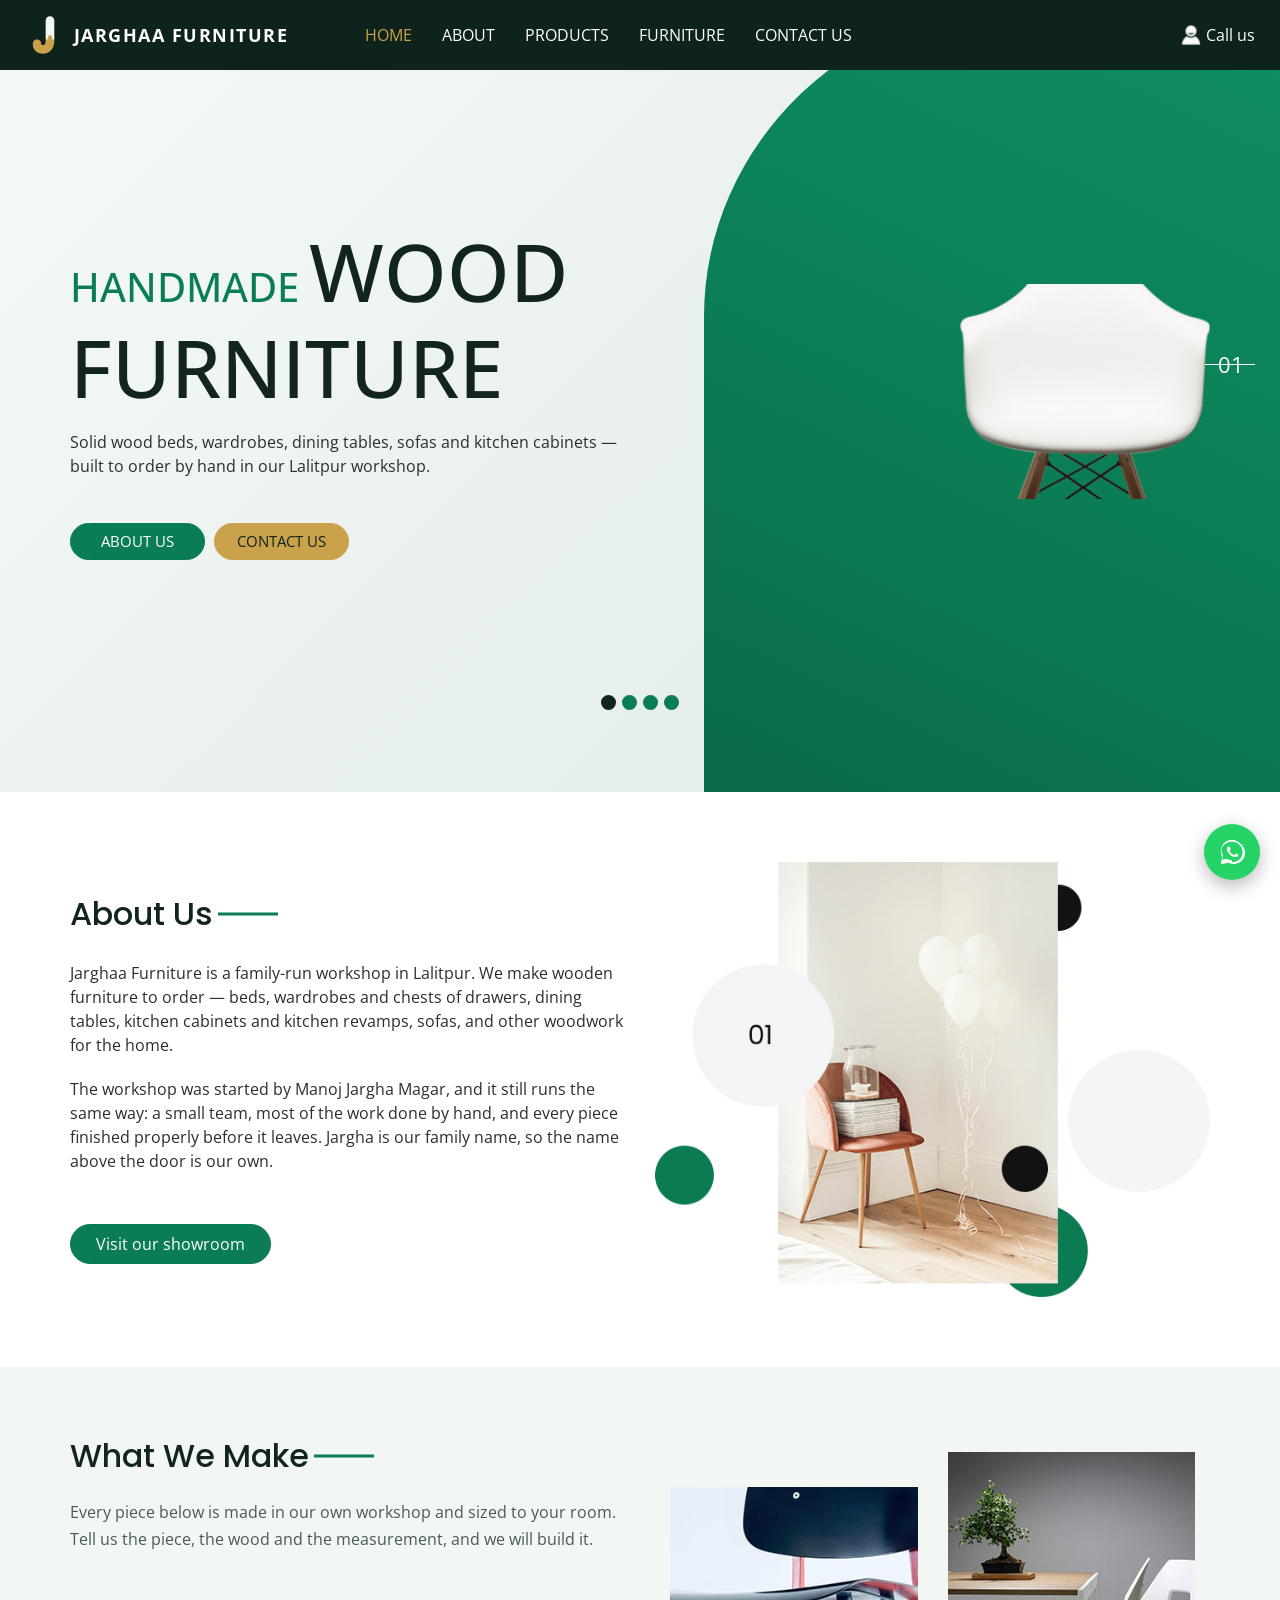
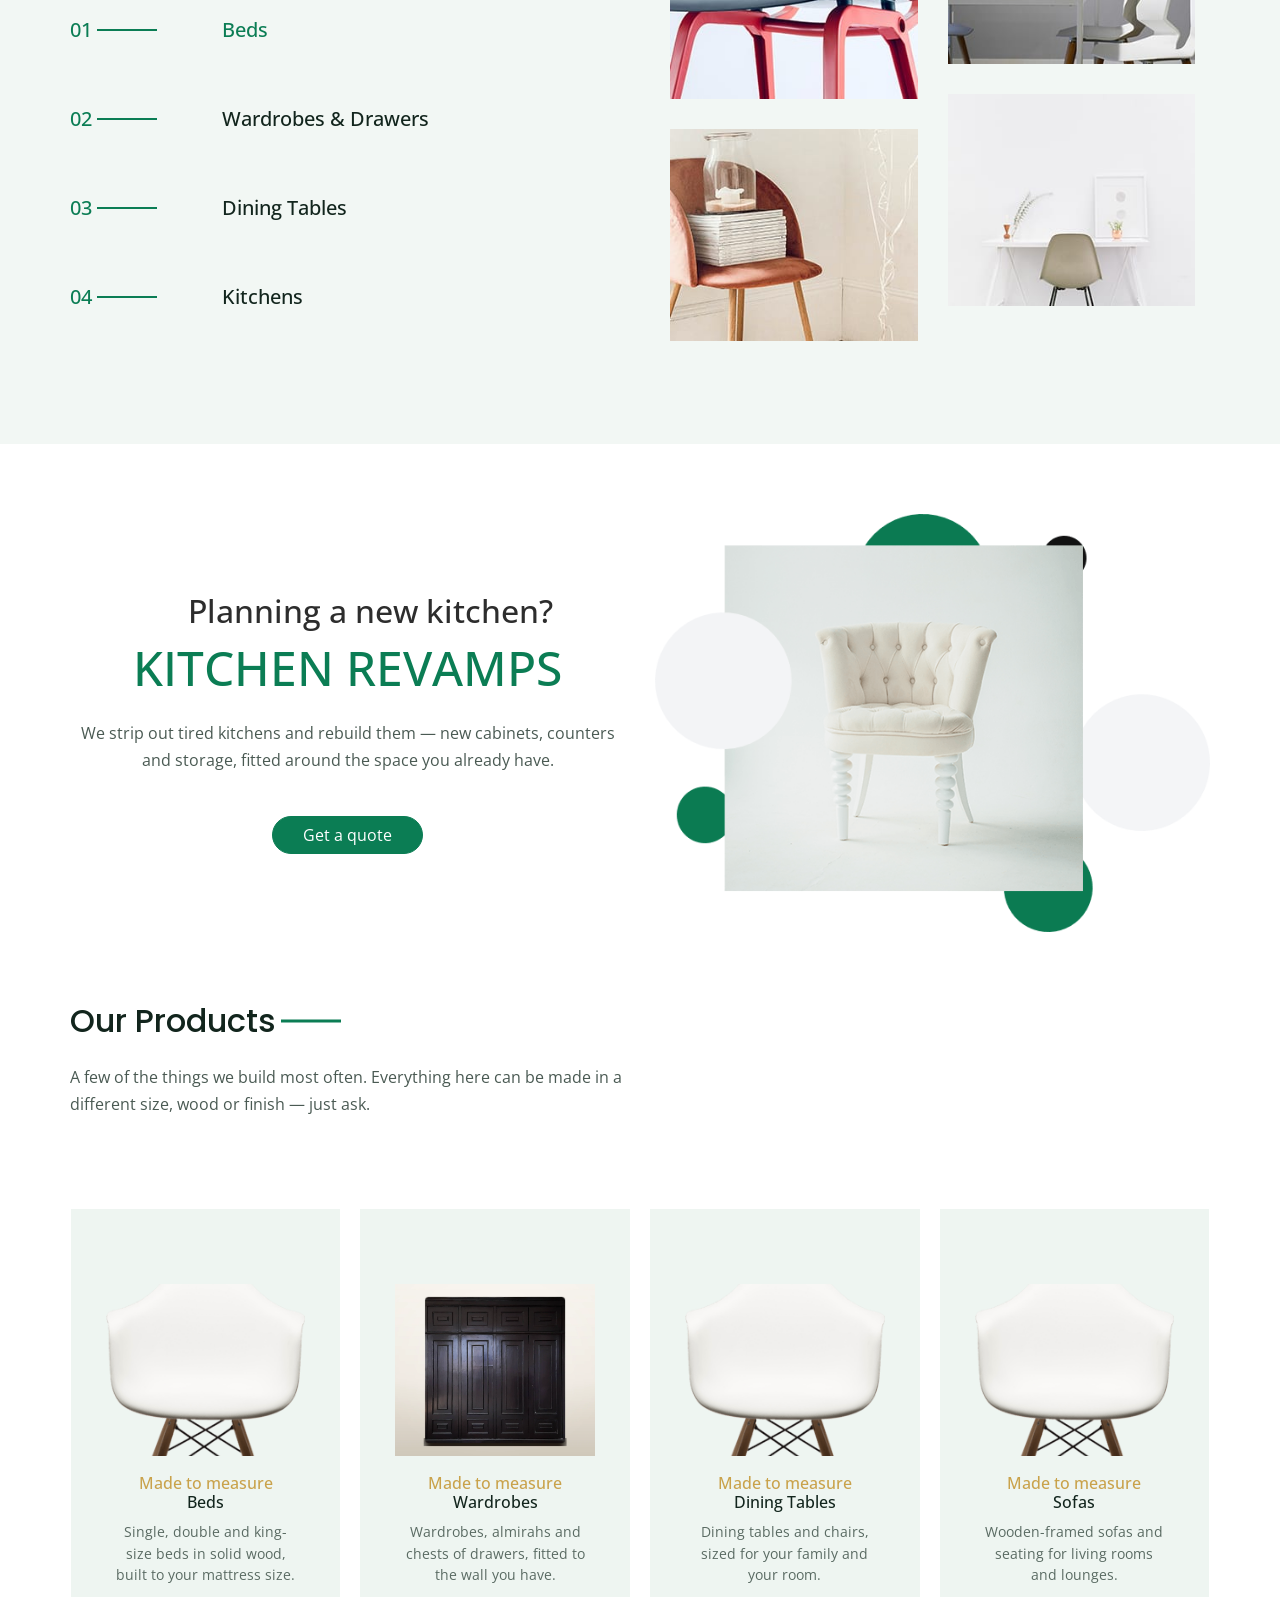
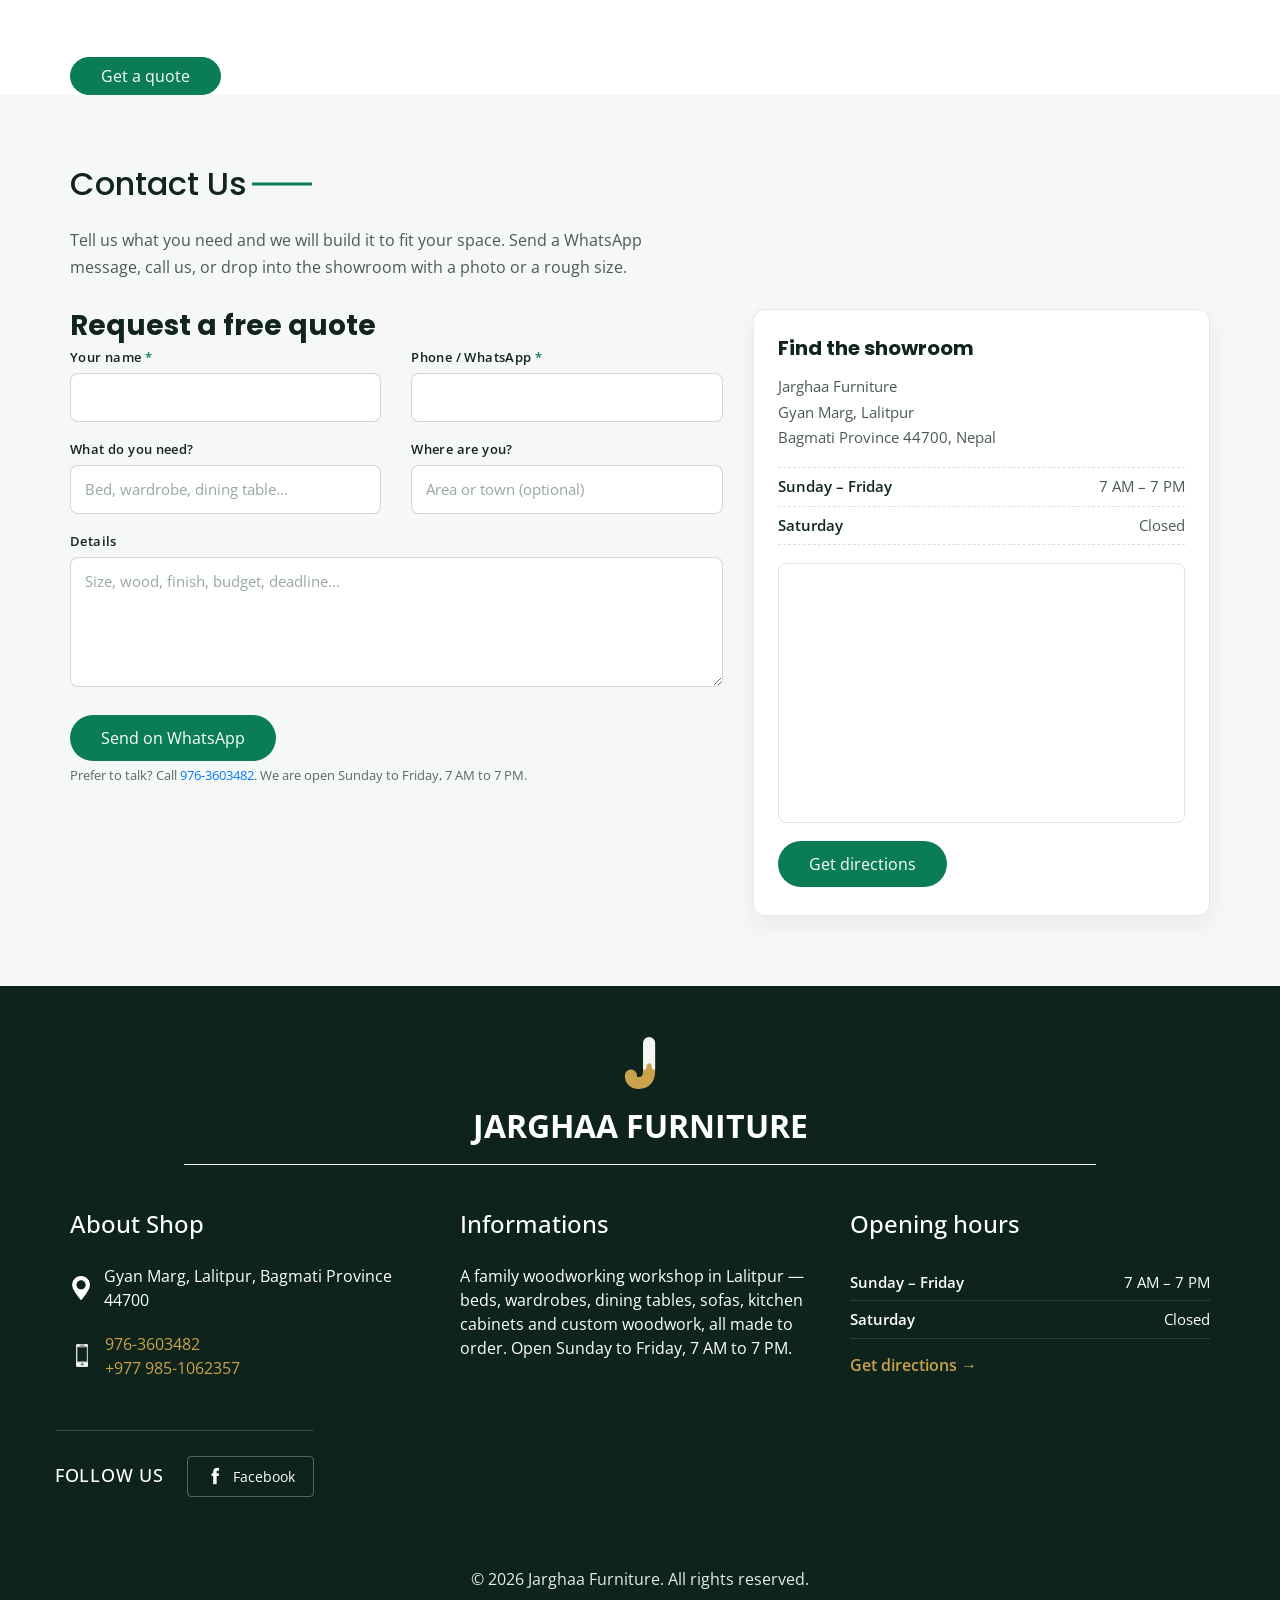
<file: index.html>
<!DOCTYPE html>
<html lang="en">

<head>
  <!-- Basic -->
  <meta charset="utf-8" />
  <meta http-equiv="X-UA-Compatible" content="IE=edge" />
  <!-- Mobile Metas -->
  <meta name="viewport" content="width=device-width, initial-scale=1, shrink-to-fit=no" />
  <!-- Site Metas -->
  <meta name="keywords" content="handmade furniture Lalitpur, wooden furniture Nepal, Jarghaa Furniture, beds, wardrobes, dining tables, sofas, kitchen cabinets, custom woodwork" />
  <meta name="description" content="Handmade wood furniture in Lalitpur: beds, wardrobes, chests of drawers, dining tables, kitchen cabinets and revamps, sofas and custom woodwork." />
  <meta name="author" content="Jarghaa Furniture" />

  <title>Jarghaa Furniture | Handmade Wood Furniture in Lalitpur</title>
  <link rel="icon" type="image/svg+xml" href="images/logo-symbol.svg">
  <link rel="canonical" href="https://jarghaa.github.io/jarghaafurniture/" />

  <!-- Open Graph -->
  <meta property="og:type" content="website" />
  <meta property="og:site_name" content="Jarghaa Furniture" />
  <meta property="og:title" content="Jarghaa Furniture | Handmade Wood Furniture in Lalitpur" />
  <meta property="og:description" content="Handmade wood furniture in Lalitpur: beds, wardrobes, chests of drawers, dining tables, kitchen cabinets and revamps, sofas and custom woodwork." />
  <meta property="og:image" content="https://jarghaa.github.io/jarghaafurniture/images/logo-horizontal.png" />
  <meta property="og:url" content="https://jarghaa.github.io/jarghaafurniture/" />

  <!-- Twitter -->
  <meta name="twitter:card" content="summary_large_image" />
  <meta name="twitter:title" content="Jarghaa Furniture | Handmade Wood Furniture in Lalitpur" />
  <meta name="twitter:description" content="Handmade wood furniture in Lalitpur: beds, wardrobes, chests of drawers, dining tables, kitchen cabinets and revamps, sofas and custom woodwork." />
  <meta name="twitter:image" content="https://jarghaa.github.io/jarghaafurniture/images/logo-horizontal.png" />

  <meta name="theme-color" content="#0b7d54" />

  <!-- slider stylesheet -->
  <link rel="stylesheet" type="text/css"
    href="https://cdnjs.cloudflare.com/ajax/libs/OwlCarousel2/2.1.3/assets/owl.carousel.min.css" />

  <!-- bootstrap core css -->
  <link rel="stylesheet" type="text/css" href="css/bootstrap.css" />

  <!-- fonts style -->
  <link rel="preconnect" href="https://fonts.googleapis.com">
  <link rel="preconnect" href="https://fonts.gstatic.com" crossorigin>
  <link href="https://fonts.googleapis.com/css?family=Open+Sans:400,700|Poppins:400,700&display=swap" rel="stylesheet">
  <!-- Custom styles for this template -->
  <link href="css/style.css" rel="stylesheet" />
  <!-- responsive style -->
  <link href="css/responsive.css" rel="stylesheet" />
  <!-- Structured data: local business -->
  <script type="application/ld+json">
  {
    "@context": "https://schema.org",
    "@type": "FurnitureStore",
    "name": "Jarghaa Furniture",
    "description": "Handmade wood furniture in Lalitpur: beds, wardrobes, chests of drawers, dining tables, kitchen cabinets and revamps, sofas and custom woodwork.",
    "image": "https://jarghaa.github.io/jarghaafurniture/images/logo-horizontal.png",
    "url": "https://jarghaa.github.io/jarghaafurniture/",
    "telephone": "+977-9851062357",
    "priceRange": "$$",
    "address": {
      "@type": "PostalAddress",
      "streetAddress": "Gyan Marg",
      "addressLocality": "Lalitpur",
      "addressRegion": "Bagmati Province",
      "postalCode": "44700",
      "addressCountry": "NP"
    },
    "openingHoursSpecification": [
      {
        "@type": "OpeningHoursSpecification",
        "dayOfWeek": ["Sunday","Monday","Tuesday","Wednesday","Thursday","Friday"],
        "opens": "07:00",
        "closes": "19:00"
      }
    ]
  }
  </script>
</head>

<body>
  <div class="hero_area">
    <!-- header section strats -->
    <header class="header_section">
      <div class="container-fluid">
        <nav class="navbar navbar-expand-lg custom_nav-container" aria-label="Main navigation">
          <a class="navbar-brand" href="index.html">
            <img src="images/logo-symbol-light.svg" alt="Jarghaa Furniture logo">
            <span>Jarghaa Furniture</span>
          </a>
          <button class="navbar-toggler" type="button" data-toggle="collapse" data-target="#navbarSupportedContent"
            aria-controls="navbarSupportedContent" aria-expanded="false" aria-label="Toggle navigation">
            <span class="navbar-toggler-icon"></span>
          </button>

          <div class="collapse navbar-collapse" id="navbarSupportedContent">
            <ul class="navbar-nav  ">
              <li class="nav-item active">
                <a class="nav-link" href="index.html" aria-current="page">Home <span class="sr-only">(current)</span></a>
              </li>
              <li class="nav-item">
                <a class="nav-link" href="about.html"> About</a>
              </li>
              <li class="nav-item">
                <a class="nav-link" href="shop.html">Products </a>
              </li>
              <li class="nav-item">
                <a class="nav-link" href="furniture.html"> Furniture </a>
              </li>
              <li class="nav-item">
                <a class="nav-link" href="contact.html">Contact us</a>
              </li>
            </ul>
            <div class="user_option">
              <a href="tel:9763603482">
                <img loading="lazy" decoding="async" src="images/user.png" alt="">
                <span>
                  Call us
                </span>
              </a>
            </div>
          </div>
          

        </nav>
      </div>
    </header>
    <!-- end header section -->
    <!-- slider section -->
    <section class="slider_section ">
      
      <div class="number_box">
        <div>
          <ol class="carousel-indicators indicator-2">
            <li data-target="#carouselExampleIndicators" data-slide-to="0" class="active">01</li>
            <li data-target="#carouselExampleIndicators" data-slide-to="1">02</li>
            <li data-target="#carouselExampleIndicators" data-slide-to="2">03</li>
            <li data-target="#carouselExampleIndicators" data-slide-to="3">04</li>
          </ol>
        </div>
      </div>
      <div class="container">
        <div id="carouselExampleIndicators" class="carousel slide" data-ride="carousel">
          <ol class="carousel-indicators">
            <li data-target="#carouselExampleIndicators" data-slide-to="0" class="active"></li>
            <li data-target="#carouselExampleIndicators" data-slide-to="1"></li>
            <li data-target="#carouselExampleIndicators" data-slide-to="2"></li>
            <li data-target="#carouselExampleIndicators" data-slide-to="3"></li>
          </ol>
          <div class="carousel-inner">
            <div class="carousel-item active">
              <div class="row">
                <div class="col-md-6">
                  <div class="detail-box">
                    <h1>
                      Handmade
                      <span>
                        Wood Furniture
                      </span>
                    </h1>
                    <p>
                      Solid wood beds, wardrobes, dining tables, sofas and kitchen cabinets &mdash; built to order by hand in our Lalitpur workshop.
                    </p>
                    <div class="btn-box">
                      <a href="about.html" class="btn-1">
                        About us
                      </a>
                      <a href="contact.html" class="btn-2">
                        Contact us
                      </a>
                    </div>
                  </div>
                </div>
                <div class="col-md-6 img-container">
                  <div class="img-box">
                    <img loading="lazy" decoding="async" src="images/slider-img.png" alt="Handmade wooden chair built by Jarghaa Furniture in Lalitpur">
                  </div>
                </div>
              </div>
            </div>
            <div class="carousel-item ">
              <div class="row">
                <div class="col-md-6">
                  <div class="detail-box">
                    <h2>
                      Beds &amp;
                      <span>
                        Wardrobes
                      </span>
                    </h2>
                    <p>
                      Beds, wardrobes and chests of drawers made to the exact size of your room, in the wood and finish you choose.
                    </p>
                    <div class="btn-box">
                      <a href="about.html" class="btn-1">
                        About us
                      </a>
                      <a href="contact.html" class="btn-2">
                        Contact us
                      </a>
                    </div>
                  </div>
                </div>
                <div class="col-md-6 img-container">
                  <div class="img-box">
                    <picture>
                      <source type="image/webp" srcset="images/products/wardrobe-espresso-700.webp?v=2">
                      <img loading="lazy" decoding="async" src="images/products/wardrobe-espresso-700.jpg?v=2" width="700" height="600" alt="Four-door espresso wardrobe with top cabinets, made to measure by Jarghaa Furniture in Lalitpur">
                    </picture>
                  </div>
                </div>
              </div>
            </div>
            <div class="carousel-item ">
              <div class="row">
                <div class="col-md-6">
                  <div class="detail-box">
                    <h2>
                      Kitchen
                      <span>
                        Cabinets
                      </span>
                    </h2>
                    <p>
                      New kitchen cabinets, or a full revamp of the kitchen you already have &mdash; measured, built and fitted.
                    </p>
                    <div class="btn-box">
                      <a href="about.html" class="btn-1">
                        About us
                      </a>
                      <a href="contact.html" class="btn-2">
                        Contact us
                      </a>
                    </div>
                  </div>
                </div>
                <div class="col-md-6 img-container">
                  <div class="img-box">
                    <img loading="lazy" decoding="async" src="images/slider-img.png" alt="Handmade wooden chair built by Jarghaa Furniture in Lalitpur">
                  </div>
                </div>
              </div>
            </div>
            <div class="carousel-item ">
              <div class="row">
                <div class="col-md-6">
                  <div class="detail-box">
                    <h2>
                      Made to
                      <span>
                        Your Measure
                      </span>
                    </h2>
                    <p>
                      Bring us a size, a photo or just an idea. We measure, agree a price, and build it by hand.
                    </p>
                    <div class="btn-box">
                      <a href="about.html" class="btn-1">
                        About us
                      </a>
                      <a href="contact.html" class="btn-2">
                        Contact us
                      </a>
                    </div>
                  </div>
                </div>
                <div class="col-md-6 img-container">
                  <div class="img-box">
                    <img loading="lazy" decoding="async" src="images/slider-img.png" alt="Handmade wooden chair built by Jarghaa Furniture in Lalitpur">
                  </div>
                </div>
              </div>
            </div>
          </div>
        </div>
      </div>
    </section>
    <!-- end slider section -->
  </div>


  <!-- about section -->

  <section class="about_section layout_padding">
    <div class="container">
      <div class="row">
        <div class="col-md-6">
          <div class="detail-box">
            <div class="heading_container">
              <h2>
                About Us
              </h2>

            </div>
            <p>
              Jarghaa Furniture is a family-run workshop in Lalitpur. We make wooden furniture to order &mdash; beds,
              wardrobes and chests of drawers, dining tables, kitchen cabinets and kitchen revamps, sofas, and other
              woodwork for the home.
            </p>
            <p>
              The workshop was started by Manoj Jargha Magar, and it still runs the same way: a small team, most of the
              work done by hand, and every piece finished properly before it leaves. Jargha is our family name, so the
              name above the door is our own.
            </p>
            <a href="contact.html">
              Visit our showroom
            </a>
          </div>
        </div>
        <div class="col-md-6">
          <div class="img-box">
            <img loading="lazy" decoding="async" src="images/about-img.png" alt="Handmade furniture from the Jarghaa Furniture workshop in Lalitpur">
          </div>
        </div>
      </div>
    </div>
  </section>

  <!-- end about section -->

  <!-- trending section -->

  <section class="trending_section layout_padding">
    <div id="accordion">
      <div class="container">
        <div class="row">
          <div class="col-md-6">
            <div class="detail-box">
              <div class="heading_container">
                <h2>
                  What We Make
                </h2>
              </div>
              <p class="section_lead">
                Every piece below is made in our own workshop and sized to your room. Tell us the piece, the wood and the measurement, and we will build it.
              </p>
              <div class="tab_container">
                <div class="t-link-box" data-toggle="collapse" data-target="#collapseOne" aria-expanded="true"
                  aria-controls="collapseOne">
                  <div class="number">
                    <h5>
                      01
                    </h5>
                  </div>
                  <hr>
                  <div class="t-name">
                    <h5>
                      Beds
                    </h5>
                  </div>
                </div>
                <div class="t-link-box collapsed" data-toggle="collapse" data-target="#collapseTwo"
                  aria-expanded="false" aria-controls="collapseTwo">
                  <div class="number">
                    <h5>
                      02
                    </h5>
                  </div>
                  <hr>
                  <div class="t-name">
                    <h5>
                      Wardrobes &amp; Drawers
                    </h5>
                  </div>
                </div>
                <div class="t-link-box collapsed" data-toggle="collapse" data-target="#collapseThree"
                  aria-expanded="false" aria-controls="collapseThree">
                  <div class="number">
                    <h5>
                      03
                    </h5>
                  </div>
                  <hr>
                  <div class="t-name">
                    <h5>
                      Dining Tables
                    </h5>
                  </div>
                </div>
                <div class="t-link-box collapsed" data-toggle="collapse" data-target="#collapseFour"
                  aria-expanded="false" aria-controls="collapseFour">
                  <div class="number">
                    <h5>
                      04
                    </h5>
                  </div>
                  <hr>
                  <div class="t-name">
                    <h5>
                      Kitchens
                    </h5>
                  </div>
                </div>
              </div>
            </div>
          </div>
          <div class="col-md-6">
            <div class="collapse show" id="collapseOne" aria-labelledby="headingOne" data-parent="#accordion">
              <div class="img_container ">
                <div class="box b-1">
                  <div class="img-box">
                    <img loading="lazy" decoding="async" src="images/t-1.jpg" alt="Red and black wooden chair made by Jarghaa Furniture">
                  </div>
                  <div class="img-box">
                    <img loading="lazy" decoding="async" src="images/t-2.jpg" alt="Wooden dining table and chairs in a dining room">
                  </div>
                </div>
                <div class="box b-2">
                  <div class="img-box">
                    <img loading="lazy" decoding="async" src="images/t-3.jpg" alt="Upholstered chair with wooden legs">
                  </div>
                  <div class="img-box">
                    <img loading="lazy" decoding="async" src="images/t-4.jpg" alt="Wooden study desk and chair">
                  </div>
                </div>
              </div>
            </div>
            <div class="collapse" id="collapseTwo" aria-labelledby="headingTwo" data-parent="#accordion">
              <div class="img_container ">
                <div class="box b-1">
                  <div class="img-box">
                    <picture>
                      <source type="image/webp" srcset="images/products/wardrobe-walnut-mirror.webp?v=2">
                      <img loading="lazy" decoding="async" src="images/products/wardrobe-walnut-mirror.jpg?v=2" width="1400" height="1200" alt="Walnut wall wardrobe with mirror and dresser unit by Jarghaa Furniture">
                    </picture>
                  </div>
                  <div class="img-box">
                    <picture>
                      <source type="image/webp" srcset="images/products/wardrobe-laminate-sliding.webp?v=2">
                      <img loading="lazy" decoding="async" src="images/products/wardrobe-laminate-sliding.jpg?v=2" width="1400" height="1200" alt="Laminate sliding-door wardrobe with a matching dresser unit by Jarghaa Furniture">
                    </picture>
                  </div>
                </div>
                <div class="box b-2">

                  <div class="img-box">
                    <picture>
                      <source type="image/webp" srcset="images/products/wardrobe-teak-workshop.webp?v=2">
                      <img loading="lazy" decoding="async" src="images/products/wardrobe-teak-workshop.jpg?v=2" width="1400" height="1200" alt="Solid teak four-door wardrobe with top cabinets, built in the Jarghaa Furniture workshop">
                    </picture>
                  </div>
                  <div class="img-box">
                    <picture>
                      <source type="image/webp" srcset="images/products/wardrobe-espresso.webp?v=2">
                      <img loading="lazy" decoding="async" src="images/products/wardrobe-espresso.jpg?v=2" width="1400" height="1200" alt="Four-door espresso wardrobe with top cabinets, made to measure by Jarghaa Furniture in Lalitpur">
                    </picture>
                  </div>
                </div>
              </div>
            </div>
            <div class="collapse" id="collapseThree" aria-labelledby="headingThree" data-parent="#accordion">
              <div class="img_container ">
                <div class="box b-1">
                  <div class="img-box">
                    <img loading="lazy" decoding="async" src="images/t-4.jpg" alt="Wooden study desk and chair">
                  </div>
                  <div class="img-box">
                    <img loading="lazy" decoding="async" src="images/t-1.jpg" alt="Red and black wooden chair made by Jarghaa Furniture">
                  </div>
                </div>
                <div class="box b-2">
                  <div class="img-box">
                    <img loading="lazy" decoding="async" src="images/t-3.jpg" alt="Upholstered chair with wooden legs">
                  </div>
                  <div class="img-box">
                    <img loading="lazy" decoding="async" src="images/t-2.jpg" alt="Wooden dining table and chairs in a dining room">
                  </div>
                </div>
              </div>
            </div>
            <div class="collapse" id="collapseFour" aria-labelledby="headingfour" data-parent="#accordion">
              <div class="img_container ">
                <div class="box b-1">
                  <div class="img-box">
                    <img loading="lazy" decoding="async" src="images/t-1.jpg" alt="Red and black wooden chair made by Jarghaa Furniture">
                  </div>

                  <div class="img-box">
                    <img loading="lazy" decoding="async" src="images/t-4.jpg" alt="Wooden study desk and chair">
                  </div>
                </div>
                <div class="box b-2">
                  <div class="img-box">
                    <img loading="lazy" decoding="async" src="images/t-3.jpg" alt="Upholstered chair with wooden legs">
                  </div>
                  <div class="img-box">
                    <img loading="lazy" decoding="async" src="images/t-2.jpg" alt="Wooden dining table and chairs in a dining room">
                  </div>
                </div>
              </div>
            </div>

          </div>
        </div>
      </div>
    </div>

  </section>

  <!-- end trending section -->

  <!-- discount section -->

  <section class="discount_section  layout_padding">
    <div class="container">
      <div class="row">
        <div class="col-md-6">
          <div class="detail-box">
            <h2>
              Planning a new kitchen?
            </h2>
            <h2 class="main_heading">
              Kitchen Revamps
            </h2>
            <p class="section_lead">
              We strip out tired kitchens and rebuild them &mdash; new cabinets, counters and storage, fitted around the
              space you already have.
            </p>

            <div class="">
              <a href="contact.html">
                Get a quote
              </a>
            </div>
          </div>
        </div>
        <div class="col-md-6">
          <div class="img-box">
            <img loading="lazy" decoding="async" src="images/discount-img.png" alt="Kitchen revamp and handmade furniture by Jarghaa Furniture">
          </div>
        </div>
      </div>
    </div>
  </section>


  <!-- end discount section -->

  <!-- brand section -->

  <section class="brand_section">
    <div class="container">
      <div class="heading_container">
        <h2>
          Our Products
        </h2>
      </div>
      <p class="section_lead">
        A few of the things we build most often. Everything here can be made in a different size, wood or finish &mdash; just ask.
      </p>
      <div class="brand_container layout_padding2">
        <div class="box">
          <a href="contact.html">
            
            <div class="img-box">
              <img loading="lazy" decoding="async" src="images/slider-img.png" alt="Handmade wooden chair built by Jarghaa Furniture in Lalitpur">
            </div>
            <div class="detail-box">
              <h6 class="price">
                Made to measure
              </h6>
              <h6>
                Beds
              </h6>
              <p class="card_desc">Single, double and king-size beds in solid wood, built to your mattress size.</p>
            </div>
          </a>
        </div>
        <div class="box">
          <a href="contact.html">
            <div class="img-box">
              <picture>
                <source type="image/webp" srcset="images/products/wardrobe-espresso.webp?v=2">
                <img loading="lazy" decoding="async" src="images/products/wardrobe-espresso.jpg?v=2" width="1400" height="1200" alt="Four-door espresso wardrobe with top cabinets, made to measure by Jarghaa Furniture in Lalitpur">
              </picture>
            </div>
            <div class="detail-box">
              <h6 class="price">
                Made to measure
              </h6>
              <h6>
                Wardrobes
              </h6>
              <p class="card_desc">Wardrobes, almirahs and chests of drawers, fitted to the wall you have.</p>
            </div>
          </a>
        </div>
        <div class="box">
          <a href="contact.html">
            <div class="img-box">
              <img loading="lazy" decoding="async" src="images/slider-img.png" alt="Handmade wooden chair built by Jarghaa Furniture in Lalitpur">
            </div>
            <div class="detail-box">
              <h6 class="price">
                Made to measure
              </h6>
              <h6>
                Dining Tables
              </h6>
              <p class="card_desc">Dining tables and chairs, sized for your family and your room.</p>
            </div>
          </a>
        </div>
        <div class="box">
          <a href="contact.html">
            <div class="img-box">
              <img loading="lazy" decoding="async" src="images/slider-img.png" alt="Handmade wooden chair built by Jarghaa Furniture in Lalitpur">
            </div>
            <div class="detail-box">
              <h6 class="price">
                Made to measure
              </h6>
              <h6>
                Sofas
              </h6>
              <p class="card_desc">Wooden-framed sofas and seating for living rooms and lounges.</p>
            </div>
          </a>
        </div>
      </div>
      <a href="contact.html" class="brand-btn">
        Get a quote
      </a>
    </div>
  </section>

  <!-- end brand section -->
  <!-- contact strip -->

  <section class="quote_section layout_padding">
    <div class="container">
      <div class="heading_container">
        <h2>
          Contact Us
        </h2>
      </div>
      <p class="section_lead">
        Tell us what you need and we will build it to fit your space. Send a WhatsApp message, call us, or drop into the showroom with a photo or a rough size.
      </p>
      <div class="row">
        <div class="col-lg-7">
          <h3 class="enquiry_heading">Request a free quote</h3>
          <form class="enquiry_form" id="enquiryForm" novalidate>
            <div class="row">
              <div class="col-md-6">
                <label for="eqName">Your name <span class="req">*</span></label>
                <input type="text" id="eqName" name="name" autocomplete="name" required>
              </div>
              <div class="col-md-6">
                <label for="eqPhone">Phone / WhatsApp <span class="req">*</span></label>
                <input type="tel" id="eqPhone" name="phone" autocomplete="tel" required>
              </div>
              <div class="col-md-6">
                <label for="eqItem">What do you need?</label>
                <input type="text" id="eqItem" name="item" placeholder="Bed, wardrobe, dining table...">
              </div>
              <div class="col-md-6">
                <label for="eqPlace">Where are you?</label>
                <input type="text" id="eqPlace" name="area" placeholder="Area or town (optional)">
              </div>
              <div class="col-12">
                <label for="eqMsg">Details</label>
                <textarea id="eqMsg" name="details" placeholder="Size, wood, finish, budget, deadline..."></textarea>
              </div>
              <div class="col-12">
                <button type="submit" class="brand-btn">Send on WhatsApp</button>
                <p class="form_status" id="formStatus" role="status" aria-live="polite"></p>
                <p class="form-note">
                  Prefer to talk? Call <a href="tel:9763603482">976-3603482</a>. We are open Sunday to Friday, 7 AM to 7 PM.
                </p>
              </div>
            </div>
          </form>
        </div>
        <div class="col-lg-5">
          <div class="showroom_panel">
            <h3>Find the showroom</h3>
            <address>
              Jarghaa Furniture<br>
              Gyan Marg, Lalitpur<br>
              Bagmati Province 44700, Nepal
            </address>
            <ul class="showroom_meta">
              <li><span>Sunday &ndash; Friday</span><span>7 AM &ndash; 7 PM</span></li>
              <li><span>Saturday</span><span>Closed</span></li>
            </ul>
            <div class="map_container">
              <iframe title="Map showing the Jarghaa Furniture showroom on Gyan Marg, Lalitpur"
                src="https://www.google.com/maps?q=Jarghaa+Furniture+Gyan+Marg+Lalitpur&amp;output=embed"
                width="600" height="300" frameborder="0" style="border:0; width: 100%; height:100%"
                loading="lazy" allowfullscreen></iframe>
            </div>
            <a class="brand-btn"
              href="https://www.google.com/maps/dir/?api=1&amp;destination=Jarghaa+Furniture+Gyan+Marg+Lalitpur"
              target="_blank" rel="noopener">Get directions</a>
          </div>
        </div>
      </div>
    </div>
  </section>

  <!-- end contact strip -->

  

  <!-- info section -->
  <section class="info_section layout_padding2">
    <div class="container">
      <div class="info_logo">
        <img src="images/logo-symbol-light.svg" alt="Jarghaa Furniture logo" class="footer_logo">
        <h2>
          Jarghaa Furniture
        </h2>
      </div>
      <div class="row">
        <div class="col-md-4">
          <div class="info_contact">
            <h5>
              About Shop
            </h5>
            <div>
              <div class="img-box">
                <img loading="lazy" decoding="async" src="images/location-white.png" width="18px" alt="">
              </div>
              <p>
                Gyan Marg, Lalitpur, Bagmati Province 44700
              </p>
            </div>
            <div>
              <div class="img-box">
                <img loading="lazy" decoding="async" src="images/telephone-white.png" width="12px" alt="">
              </div>
              <p>
                <a href="tel:9763603482">976-3603482</a><br>
                <a href="tel:+9779851062357">+977 985-1062357</a>
              </p>
            </div>
          </div>
        </div>
        <div class="col-md-4">
          <div class="info_info">
            <h5>
              Informations
            </h5>
            <p>
              A family woodworking workshop in Lalitpur &mdash; beds, wardrobes, dining tables, sofas, kitchen cabinets and
              custom woodwork, all made to order. Open Sunday to Friday, 7 AM to 7 PM.
            </p>
          </div>
        </div>
        <div class="col-md-4">
          <div class="info_info">
            <h5>
              Opening hours
            </h5>
                        <ul class="footer_hours">
              <li><span>Sunday &ndash; Friday</span><span>7 AM &ndash; 7 PM</span></li>
              <li><span>Saturday</span><span>Closed</span></li>
            </ul>
            <p class="footer_more">
              <a href="https://www.google.com/maps/dir/?api=1&amp;destination=Jarghaa+Furniture+Gyan+Marg+Lalitpur" target="_blank" rel="noopener">Get directions &rarr;</a>
            </p>
          </div>
        </div>
        <div class="footer_social">
          <h5>
            Follow us
          </h5>
          <a href="https://www.facebook.com/profile.php?id=100069235952736" target="_blank" rel="noopener" aria-label="Jarghaa Furniture on Facebook">
            <img loading="lazy" decoding="async" src="images/fb.png" width="18" height="18" alt="">
            <span>Facebook</span>
          </a>
        </div>
      </div>
    </div>
  </section>
  <!-- end info_section -->


  <!-- footer section -->
  <section class="container-fluid footer_section ">
    <div class="container">
      <p>
        &copy; 2026 Jarghaa Furniture. All rights reserved.
      </p>
    </div>
  </section>
  <!-- end  footer section -->


  <script type="text/javascript" src="js/jquery-3.4.1.min.js"></script>
  <script type="text/javascript" src="js/bootstrap.js"></script>
  <script type="text/javascript" src="https://cdnjs.cloudflare.com/ajax/libs/OwlCarousel2/2.2.1/owl.carousel.min.js">
  </script>
  <script type="text/javascript">
    $(".owl-carousel").owlCarousel({
      loop: true,
      margin: 10,
      nav: true,
      navText: [],
      autoplay: true,
      autoplayHoverPause: true,
      responsive: {
        0: {
          items: 1
        },
        420: {
          items: 2
        },
        1000: {
          items: 5
        }
      }

    });
  </script>
  
  <script>
    $('.carousel').on('slid.bs.carousel', function () {
      $(".indicator-2 li").removeClass("active");
      indicators = $(".carousel-indicators li.active").data("slide-to");
      a = $(".indicator-2").find("[data-slide-to='" + indicators + "']").addClass("active");
      console.log(indicators);

    })
  </script>

  <!-- WhatsApp click-to-chat -->
  <a class="whatsapp_float" href="https://wa.me/9779851062357?text=Hello%20Jarghaa%20Furniture%2C%20I%20would%20like%20a%20quote" target="_blank" rel="noopener" aria-label="Chat with Jarghaa Furniture on WhatsApp">
    <svg viewBox="0 0 32 32" aria-hidden="true"><path d="M16 3C9.4 3 4 8.4 4 15c0 2.1.6 4.1 1.6 5.9L4 29l8.3-1.6c1.7.9 3.6 1.4 5.7 1.4 6.6 0 12-5.4 12-12S22.6 3 16 3zm0 21.8c-1.9 0-3.7-.5-5.2-1.4l-.4-.2-4.9 1 1-4.8-.3-.4c-1-1.6-1.5-3.4-1.5-5.2C4.7 9.9 9.7 5 16 5s11.3 4.9 11.3 11-4.7 10.8-11.3 10.8z"/><path d="M22.4 18.6c-.3-.2-1.9-.9-2.2-1s-.5-.2-.7.2-.8 1-.9 1.2-.3.2-.6.1c-.3-.2-1.4-.5-2.6-1.6-1-.9-1.6-1.9-1.8-2.3s0-.5.1-.7l.5-.5c.2-.2.2-.3.3-.5s0-.4 0-.5-.7-1.7-.9-2.3c-.2-.6-.5-.5-.7-.5h-.6c-.2 0-.5.1-.8.4s-1 1-1 2.5 1.1 2.9 1.2 3.1c.2.2 2.1 3.2 5.1 4.5.7.3 1.3.5 1.7.6.7.2 1.4.2 1.9.1.6-.1 1.9-.8 2.1-1.5.3-.7.3-1.4.2-1.5s-.2-.2-.5-.3z"/></svg>
  </a>

  <script>
    (function () {
      var form = document.getElementById('enquiryForm');
      if (!form) return;
      var status = document.getElementById('formStatus');
      var field = function (id) { return document.getElementById(id); };

      function setError(el, on) {
        el.classList.toggle('field_error', on);
        el.setAttribute('aria-invalid', on ? 'true' : 'false');
      }
      function say(message, ok) {
        status.textContent = message;
        status.classList.toggle('is_error', !ok);
        status.classList.toggle('is_ok', !!ok);
      }

      form.addEventListener('input', function (e) {
        if (e.target && e.target.classList) setError(e.target, false);
        say('', true);
      });

      form.addEventListener('submit', function (e) {
        e.preventDefault();
        var name = field('eqName').value.trim();
        var phone = field('eqPhone').value.trim();
        var item = field('eqItem').value.trim();
        var area = field('eqPlace').value.trim();
        var details = field('eqMsg').value.trim();

        var bad = [];
        if (!name) { setError(field('eqName'), true); bad.push(field('eqName')); }
        if (!phone) { setError(field('eqPhone'), true); bad.push(field('eqPhone')); }
        if (bad.length) {
          say('Please add your name and a phone number so we can reply.', false);
          bad[0].focus();
          return;
        }

        var lines = ['Hello Jarghaa Furniture, I would like a quote.', 'Name: ' + name, 'Phone: ' + phone];
        if (item) lines.push('Item: ' + item);
        if (area) lines.push('Area: ' + area);
        if (details) lines.push('Details: ' + details);

        var url = 'https://wa.me/9779851062357?text=' + encodeURIComponent(lines.join('\n'));
        var win = window.open(url, '_blank');
        say(win
          ? 'WhatsApp is opening with your details - press send there to reach us.'
          : 'Please allow pop-ups for this site, or message us directly on WhatsApp.', !!win);
      });
    })();
  </script>

</body>

</html>
</file>
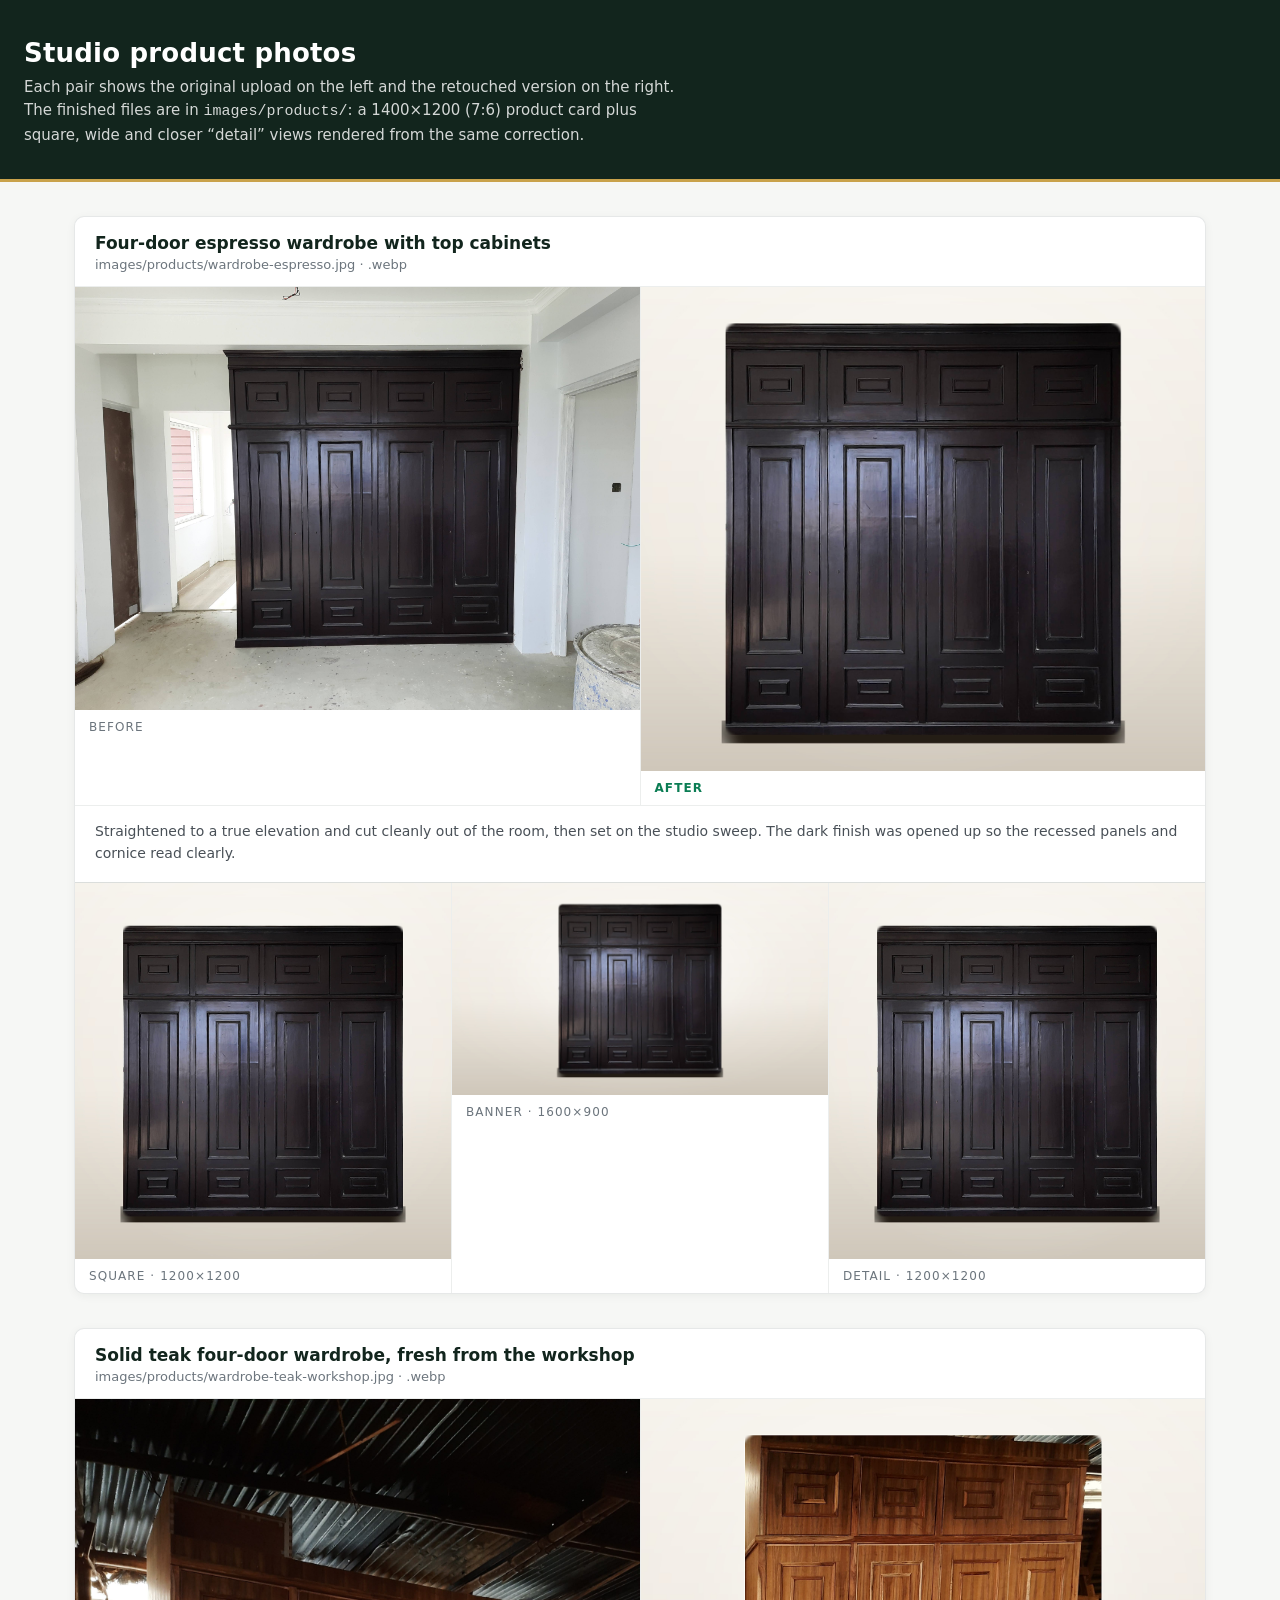
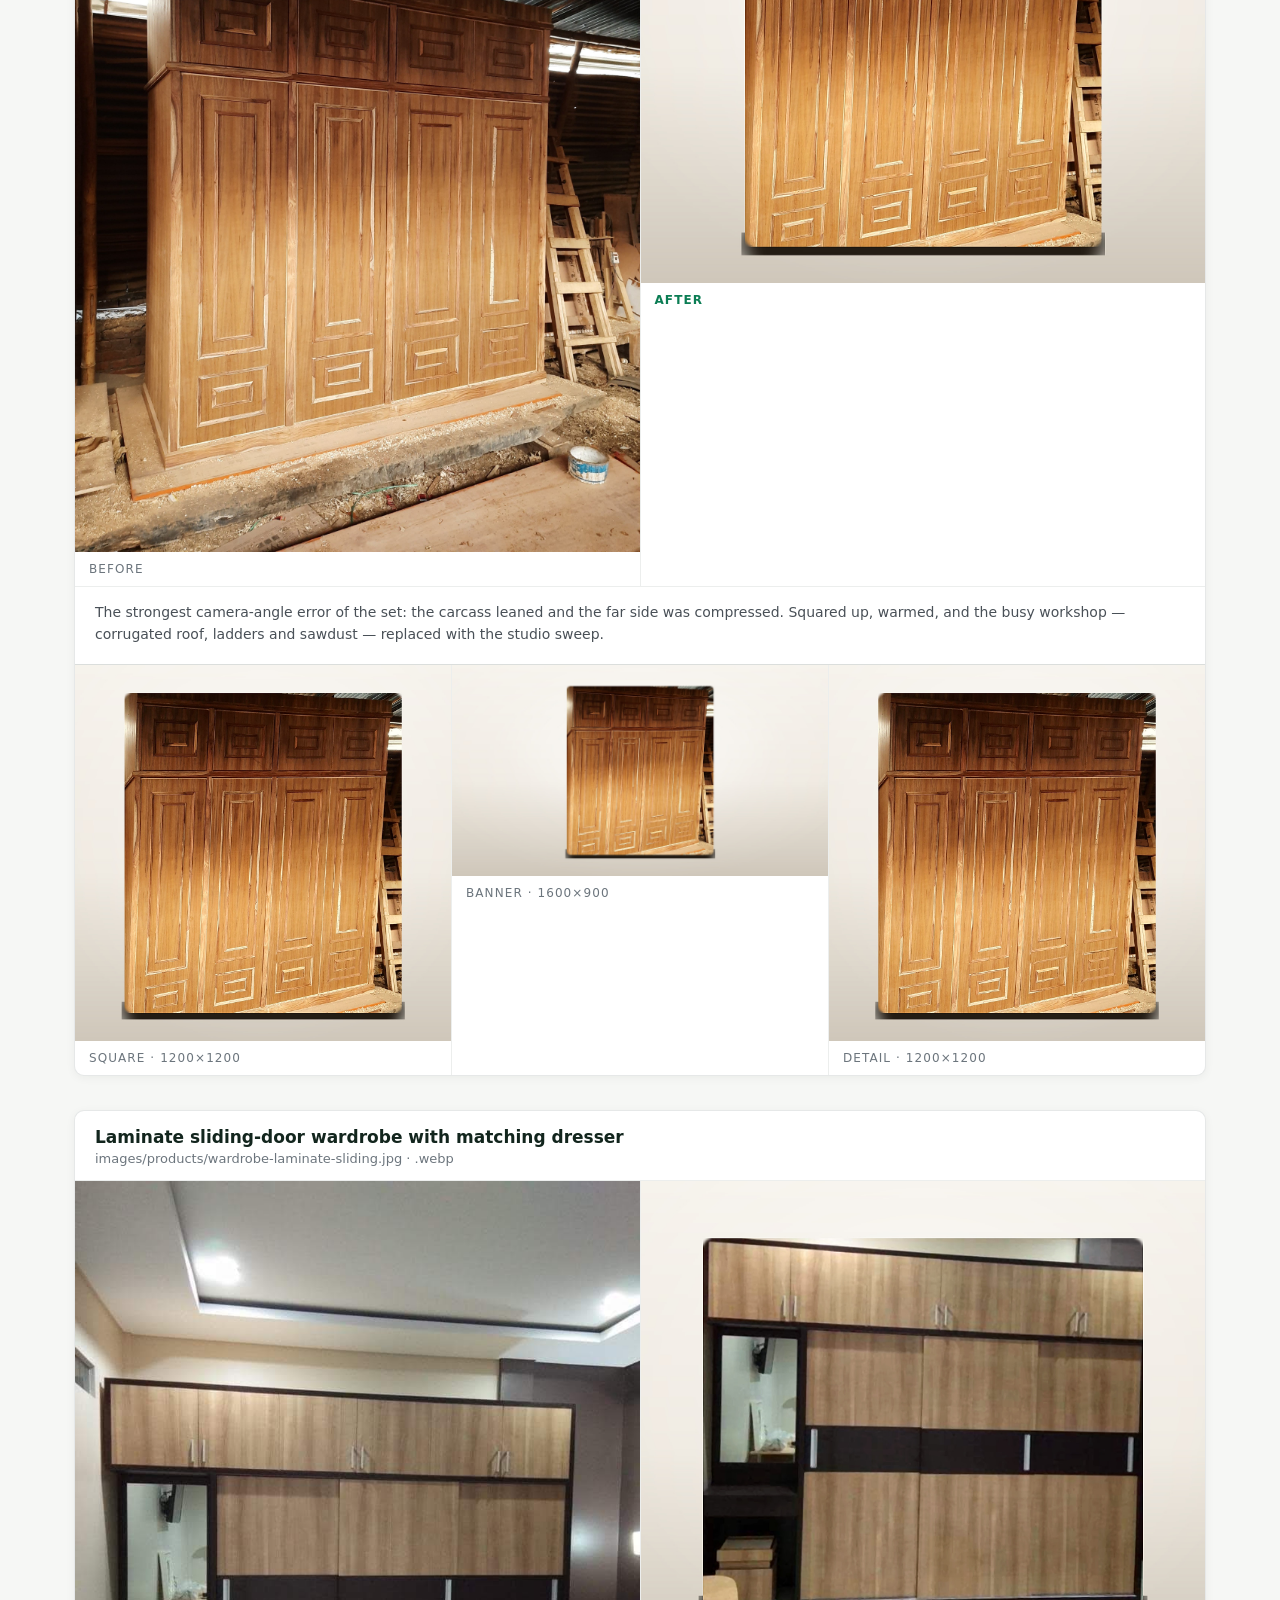
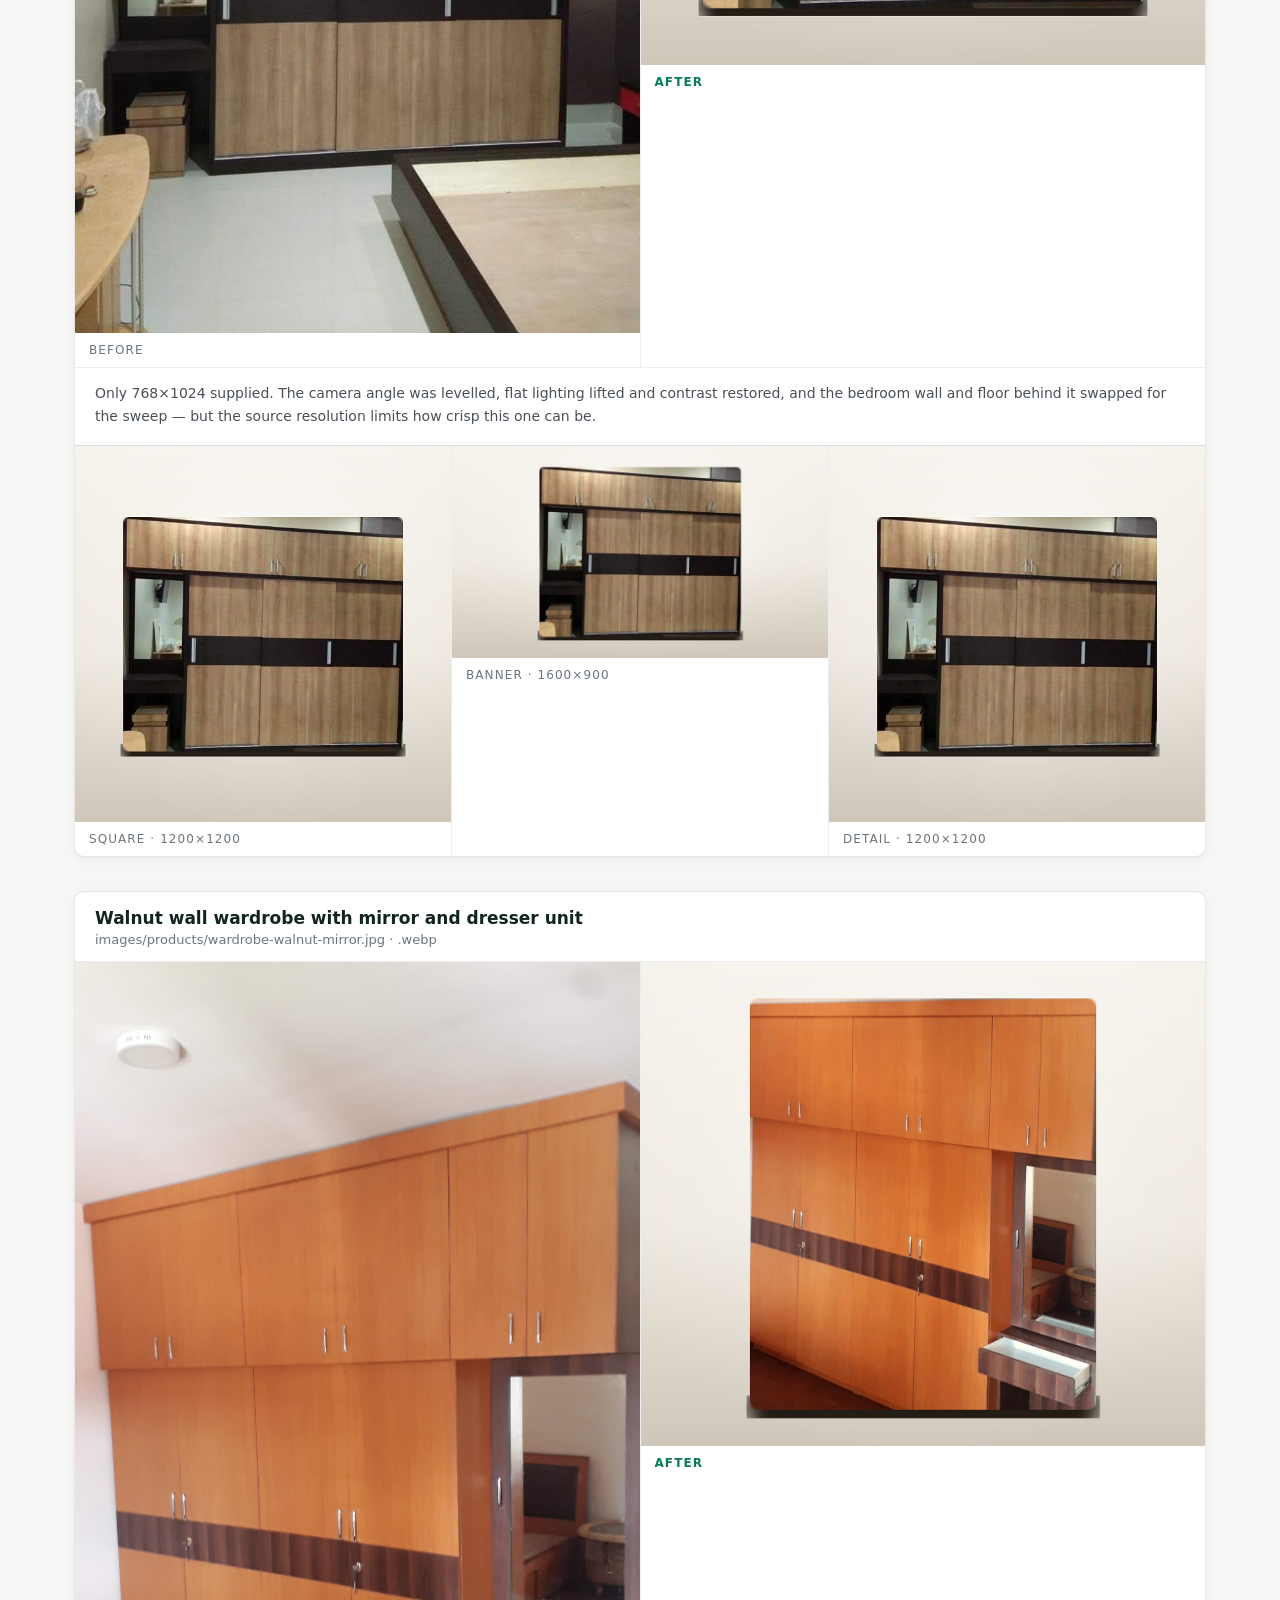
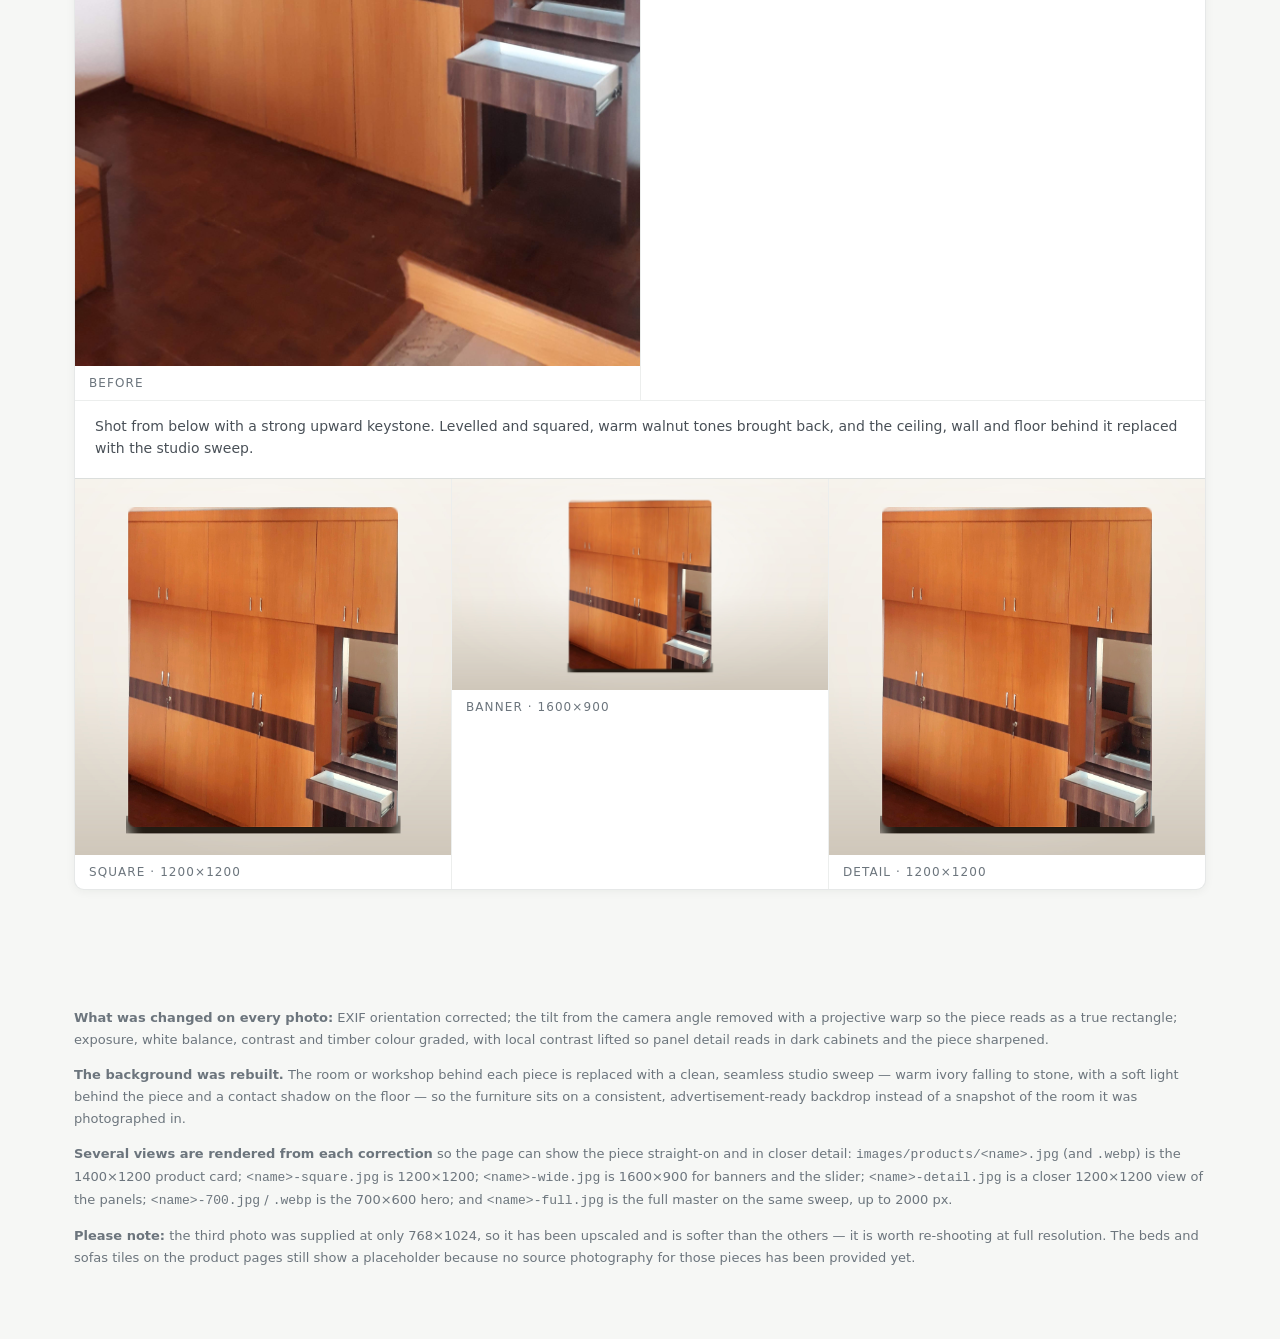
<file: review/index.html>
<!DOCTYPE html>
<html lang="en">
<head>
<meta charset="utf-8">
<meta name="viewport" content="width=device-width, initial-scale=1">
<title>Jarghaa Furniture &mdash; retouched product photos</title>
<style>
  :root {
    --emerald: #0b7d54;
    --emerald-deep: #12251d;
    --gold: #c9a24b;
  }
  * { box-sizing: border-box; }
  body {
    margin: 0;
    font-family: "Open Sans", system-ui, sans-serif;
    background: #f6f7f5;
    color: #2d2d2d;
  }
  header {
    background: var(--emerald-deep);
    color: #fff;
    padding: 38px 24px 32px;
    border-bottom: 3px solid var(--gold);
  }
  header h1 { margin: 0 0 8px; font-size: 26px; letter-spacing: .2px; }
  header p { margin: 0; opacity: .82; font-size: 15px; max-width: 70ch; line-height: 1.55; }
  main { max-width: 1180px; margin: 0 auto; padding: 34px 24px 70px; }
  .item { background: #fff; border: 1px solid rgba(18,37,29,.10); border-radius: 10px;
          overflow: hidden; margin-bottom: 34px; box-shadow: 0 2px 10px rgba(18,37,29,.05); }
  .item h2 { margin: 0; font-size: 17px; padding: 16px 20px 14px;
             border-bottom: 1px solid rgba(18,37,29,.08); color: var(--emerald-deep); }
  .item h2 span { display: block; font-weight: 400; font-size: 13px; color: #6c757d; margin-top: 4px; }
  .pair { display: grid; grid-template-columns: 1fr 1fr; gap: 1px; background: rgba(18,37,29,.08); }
  .views { display: grid; grid-template-columns: repeat(3, 1fr); gap: 1px; background: rgba(18,37,29,.08); border-top: 1px solid rgba(18,37,29,.08); }
  figure { margin: 0; background: #fff; }
  figure img { display: block; width: 100%; height: auto; }
  figcaption { font-size: 12px; letter-spacing: .09em; text-transform: uppercase;
               padding: 10px 14px; color: #6c757d; }
  .after figcaption { color: var(--emerald); font-weight: 600; }
  .notes { padding: 14px 20px 18px; font-size: 14px; line-height: 1.6; color: #495057;
           border-top: 1px solid rgba(18,37,29,.08); }
  .notes b { color: var(--emerald-deep); }
  footer { max-width: 1180px; margin: 0 auto; padding: 0 24px 60px; font-size: 13px; color: #6c757d; line-height: 1.7; }
  @media (max-width: 700px) { .pair, .views { grid-template-columns: 1fr; } }
</style>
</head>
<body>
<header>
  <h1>Studio product photos</h1>
  <p>Each pair shows the original upload on the left and the retouched version on the right.
     The finished files are in <code>images/products/</code>: a 1400&times;1200 (7:6) product card
     plus square, wide and closer &ldquo;detail&rdquo; views rendered from the same correction.</p>
</header>
<main>
  <div id="items"></div>
</main>
<footer>
  <p><b>What was changed on every photo:</b> EXIF orientation corrected; the tilt from the
     camera angle removed with a projective warp so the piece reads as a true rectangle;
     exposure, white balance, contrast and timber colour graded, with local contrast lifted so
     panel detail reads in dark cabinets and the piece sharpened.</p>
  <p><b>The background was rebuilt.</b> The room or workshop behind each piece is replaced with a
     clean, seamless studio sweep &mdash; warm ivory falling to stone, with a soft light behind the
     piece and a contact shadow on the floor &mdash; so the furniture sits on a consistent,
     advertisement-ready backdrop instead of a snapshot of the room it was photographed in.</p>
  <p><b>Several views are rendered from each correction</b> so the page can show the piece
     straight-on and in closer detail:
     <code>images/products/&lt;name&gt;.jpg</code> (and <code>.webp</code>) is the 1400&times;1200
     product card; <code>&lt;name&gt;-square.jpg</code> is 1200&times;1200;
     <code>&lt;name&gt;-wide.jpg</code> is 1600&times;900 for banners and the slider;
     <code>&lt;name&gt;-detail.jpg</code> is a closer 1200&times;1200 view of the panels;
     <code>&lt;name&gt;-700.jpg</code> / <code>.webp</code> is the 700&times;600 hero; and
     <code>&lt;name&gt;-full.jpg</code> is the full master on the same sweep, up to 2000&nbsp;px.</p>
  <p><b>Please note:</b> the third photo was supplied at only 768&times;1024, so it has been
     upscaled and is softer than the others &mdash; it is worth re-shooting at full resolution.
     The beds and sofas tiles on the product pages still show a placeholder because no source
     photography for those pieces has been provided yet.</p>
</footer>
<script>
const ITEMS = [
  { id: 'wardrobe-espresso', src: '../uploads/original-1.jpg',
    title: 'Four-door espresso wardrobe with top cabinets',
    note: 'Straightened to a true elevation and cut cleanly out of the room, then set on the studio sweep. The dark finish was opened up so the recessed panels and cornice read clearly.' },
  { id: 'wardrobe-teak-workshop', src: '../uploads/original-2.jpg',
    title: 'Solid teak four-door wardrobe, fresh from the workshop',
    note: 'The strongest camera-angle error of the set: the carcass leaned and the far side was compressed. Squared up, warmed, and the busy workshop &mdash; corrugated roof, ladders and sawdust &mdash; replaced with the studio sweep.' },
  { id: 'wardrobe-laminate-sliding', src: '../uploads/original-3.jpg',
    title: 'Laminate sliding-door wardrobe with matching dresser',
    note: 'Only 768&times;1024 supplied. The camera angle was levelled, flat lighting lifted and contrast restored, and the bedroom wall and floor behind it swapped for the sweep &mdash; but the source resolution limits how crisp this one can be.' },
  { id: 'wardrobe-walnut-mirror', src: '../uploads/original-4.jpg',
    title: 'Walnut wall wardrobe with mirror and dresser unit',
    note: 'Shot from below with a strong upward keystone. Levelled and squared, warm walnut tones brought back, and the ceiling, wall and floor behind it replaced with the studio sweep.' }
];


document.getElementById('items').innerHTML = ITEMS.map(function (it) {
  return '<section class="item">' +
    '<h2>' + it.title + '<span>images/products/' + it.id + '.jpg &middot; .webp</span></h2>' +
    '<div class="pair">' +
      '<figure><img loading="lazy" src="' + it.src + '" alt="Original upload"><figcaption>Before</figcaption></figure>' +
      '<figure class="after"><img loading="lazy" src="../images/products/' + it.id + '.jpg?v=2" alt="Retouched"><figcaption>After</figcaption></figure>' +
    '</div>' +
    '<div class="notes">' + it.note + '</div>' +
    '<div class="views">' +
      '<figure><img loading="lazy" src="../images/products/' + it.id + '-square.jpg?v=2" alt="Square view"><figcaption>Square &middot; 1200&times;1200</figcaption></figure>' +
      '<figure><img loading="lazy" src="../images/products/' + it.id + '-wide.jpg?v=2" alt="Wide banner view"><figcaption>Banner &middot; 1600&times;900</figcaption></figure>' +
      '<figure><img loading="lazy" src="../images/products/' + it.id + '-detail.jpg?v=2" alt="Closer detail view"><figcaption>Detail &middot; 1200&times;1200</figcaption></figure>' +
    '</div>' +
  '</section>';
}).join('');
</script>
</body>
</html>
</file>
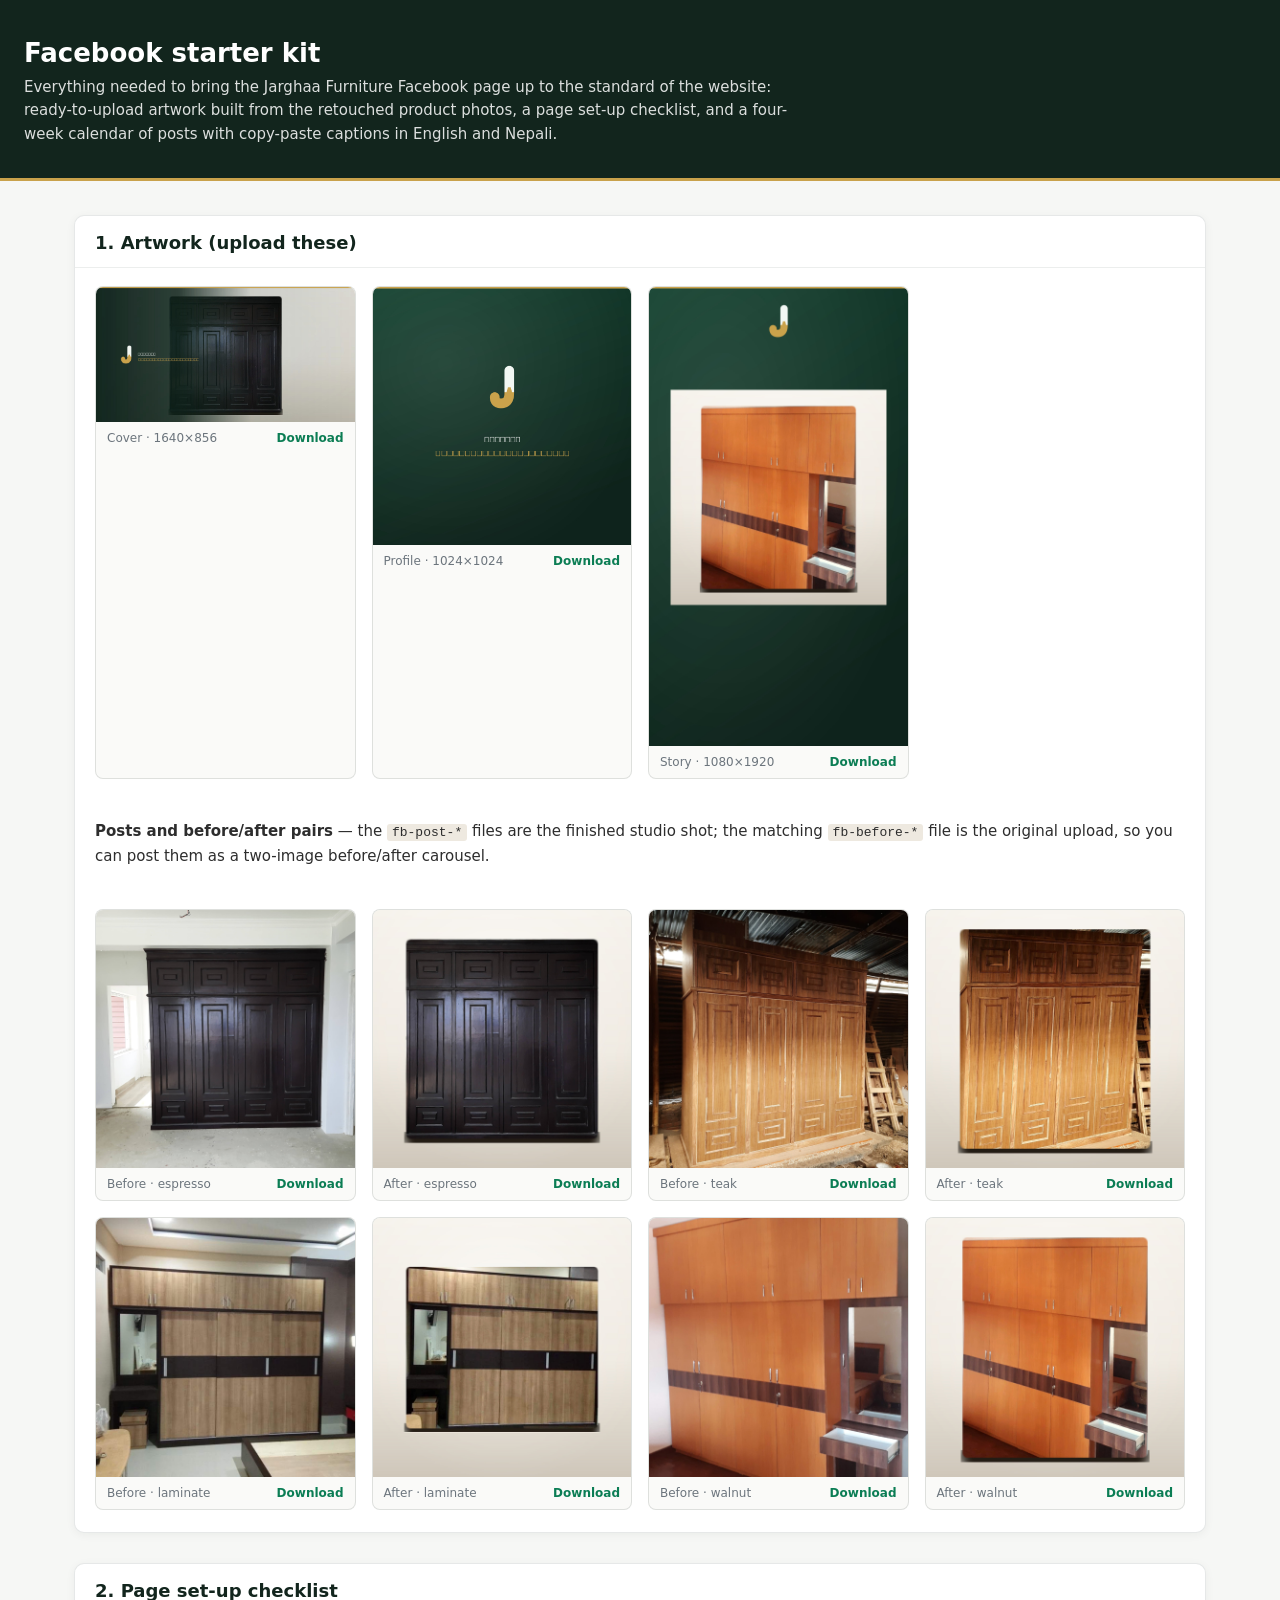
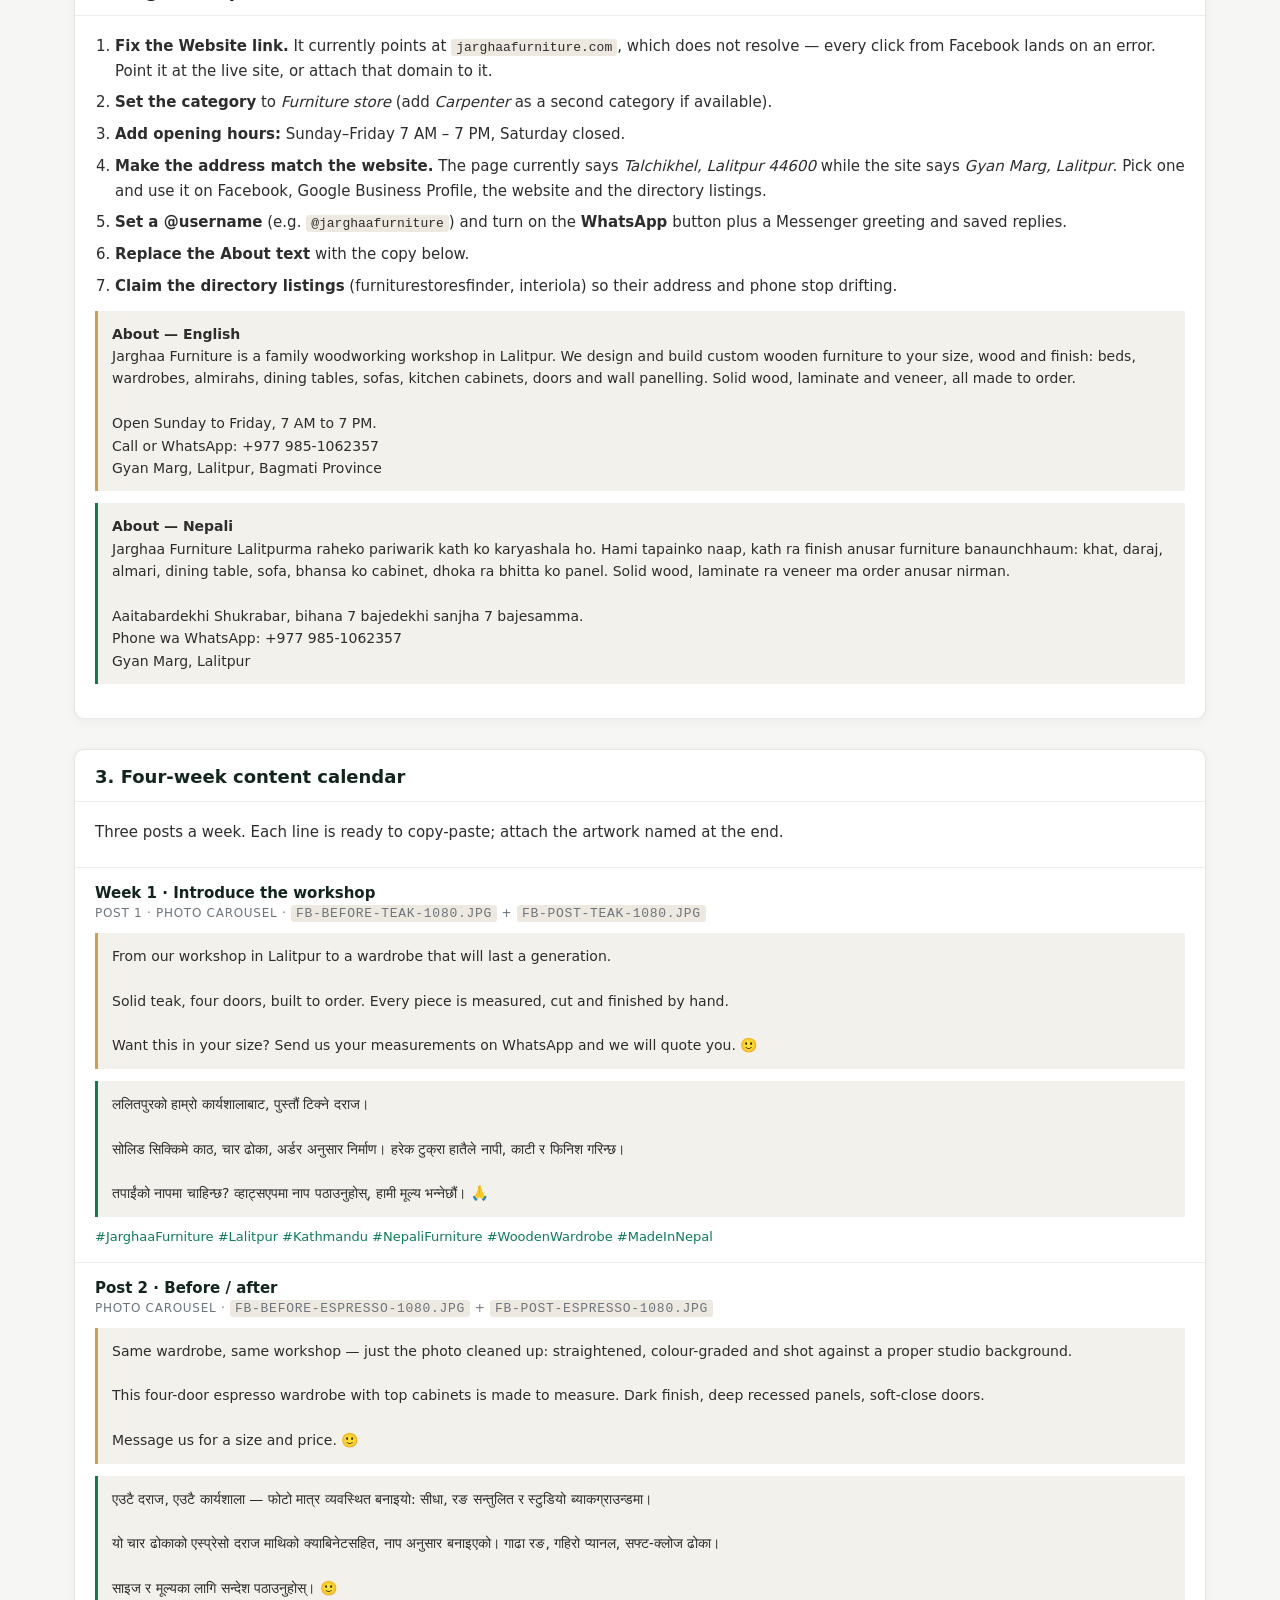
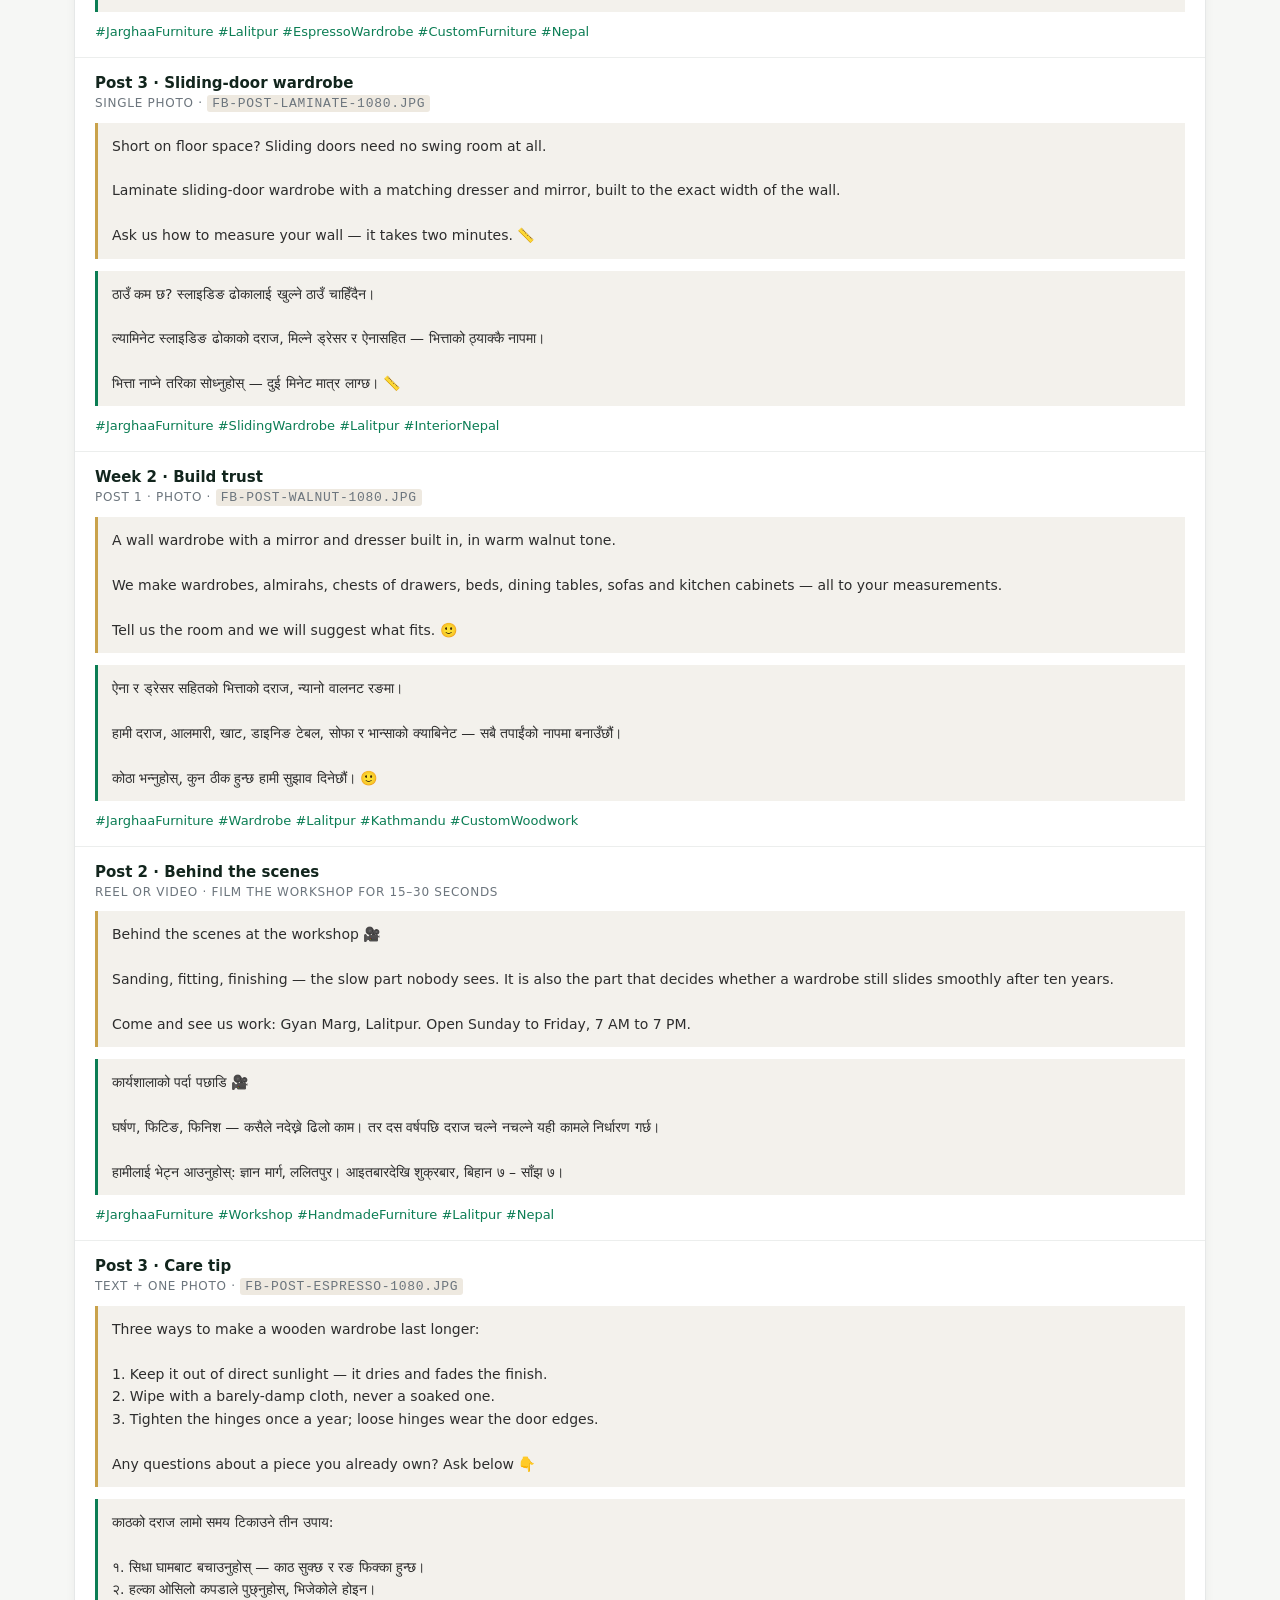
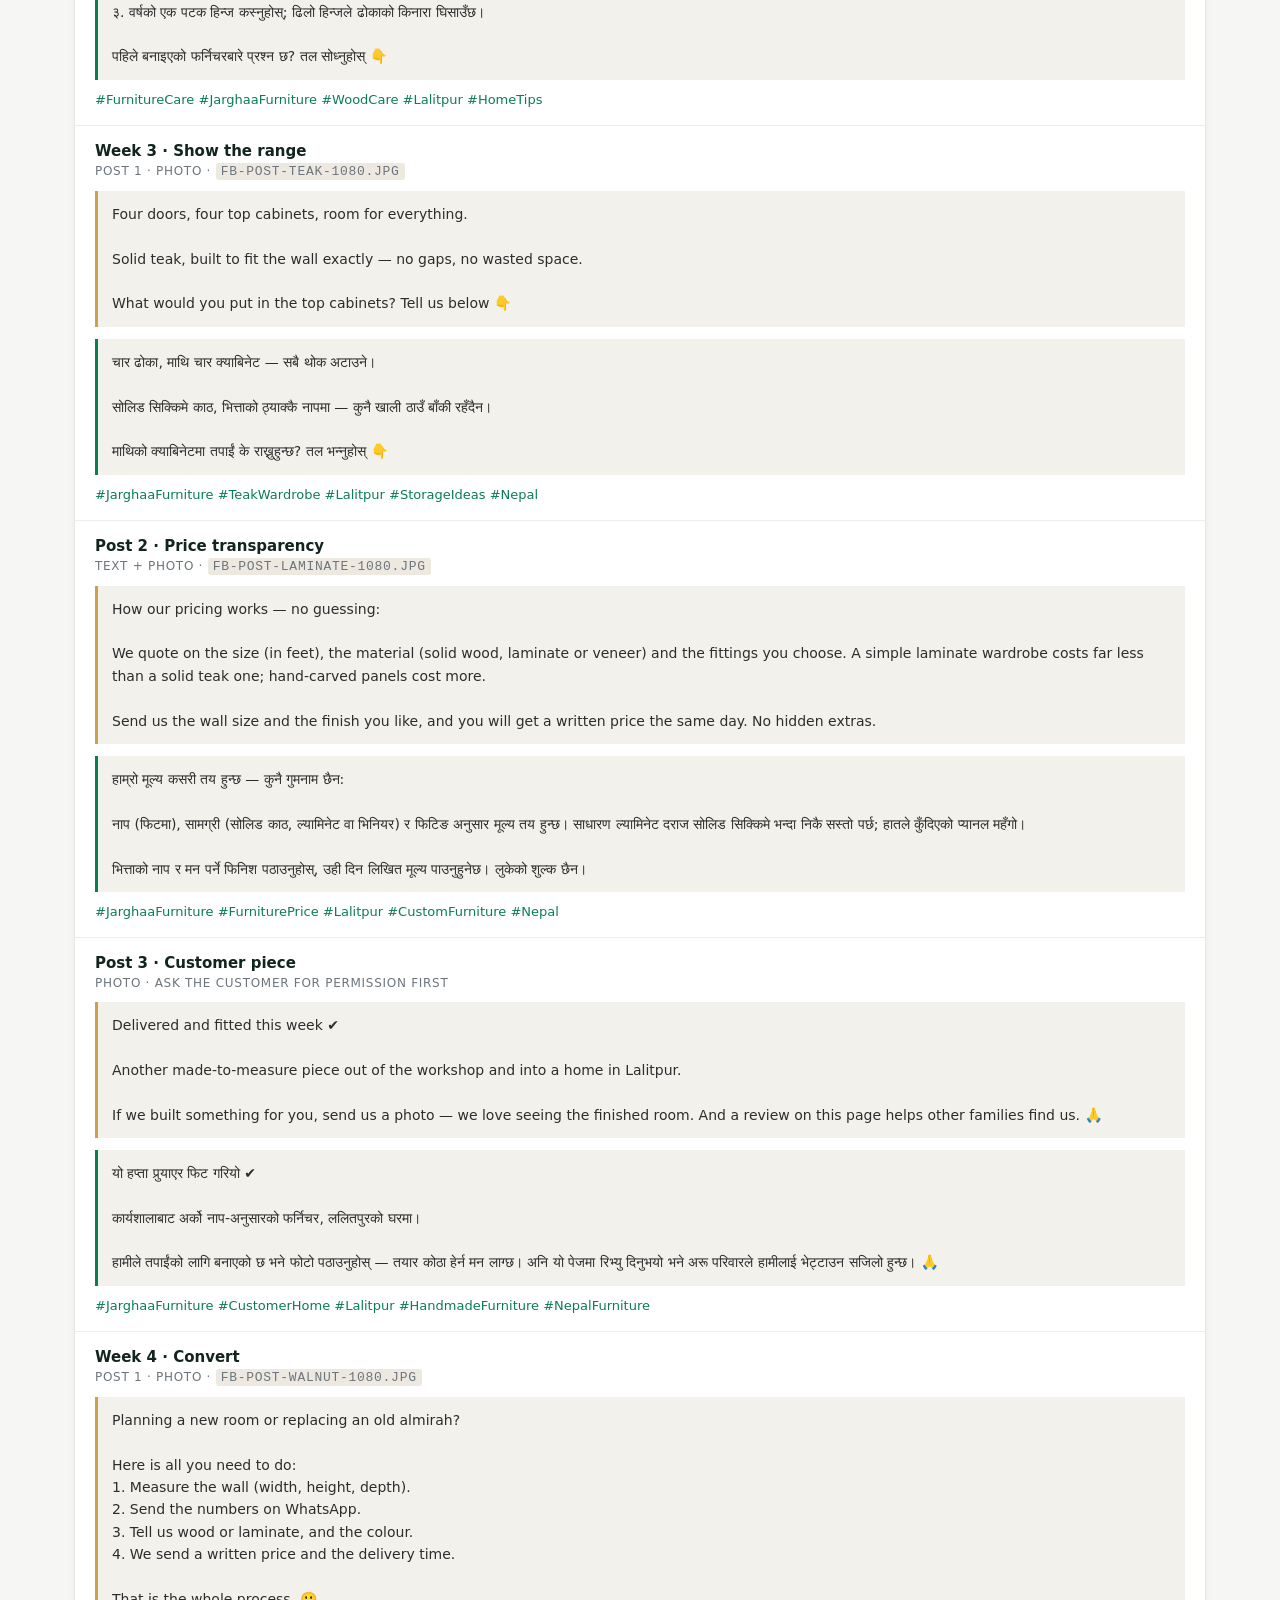
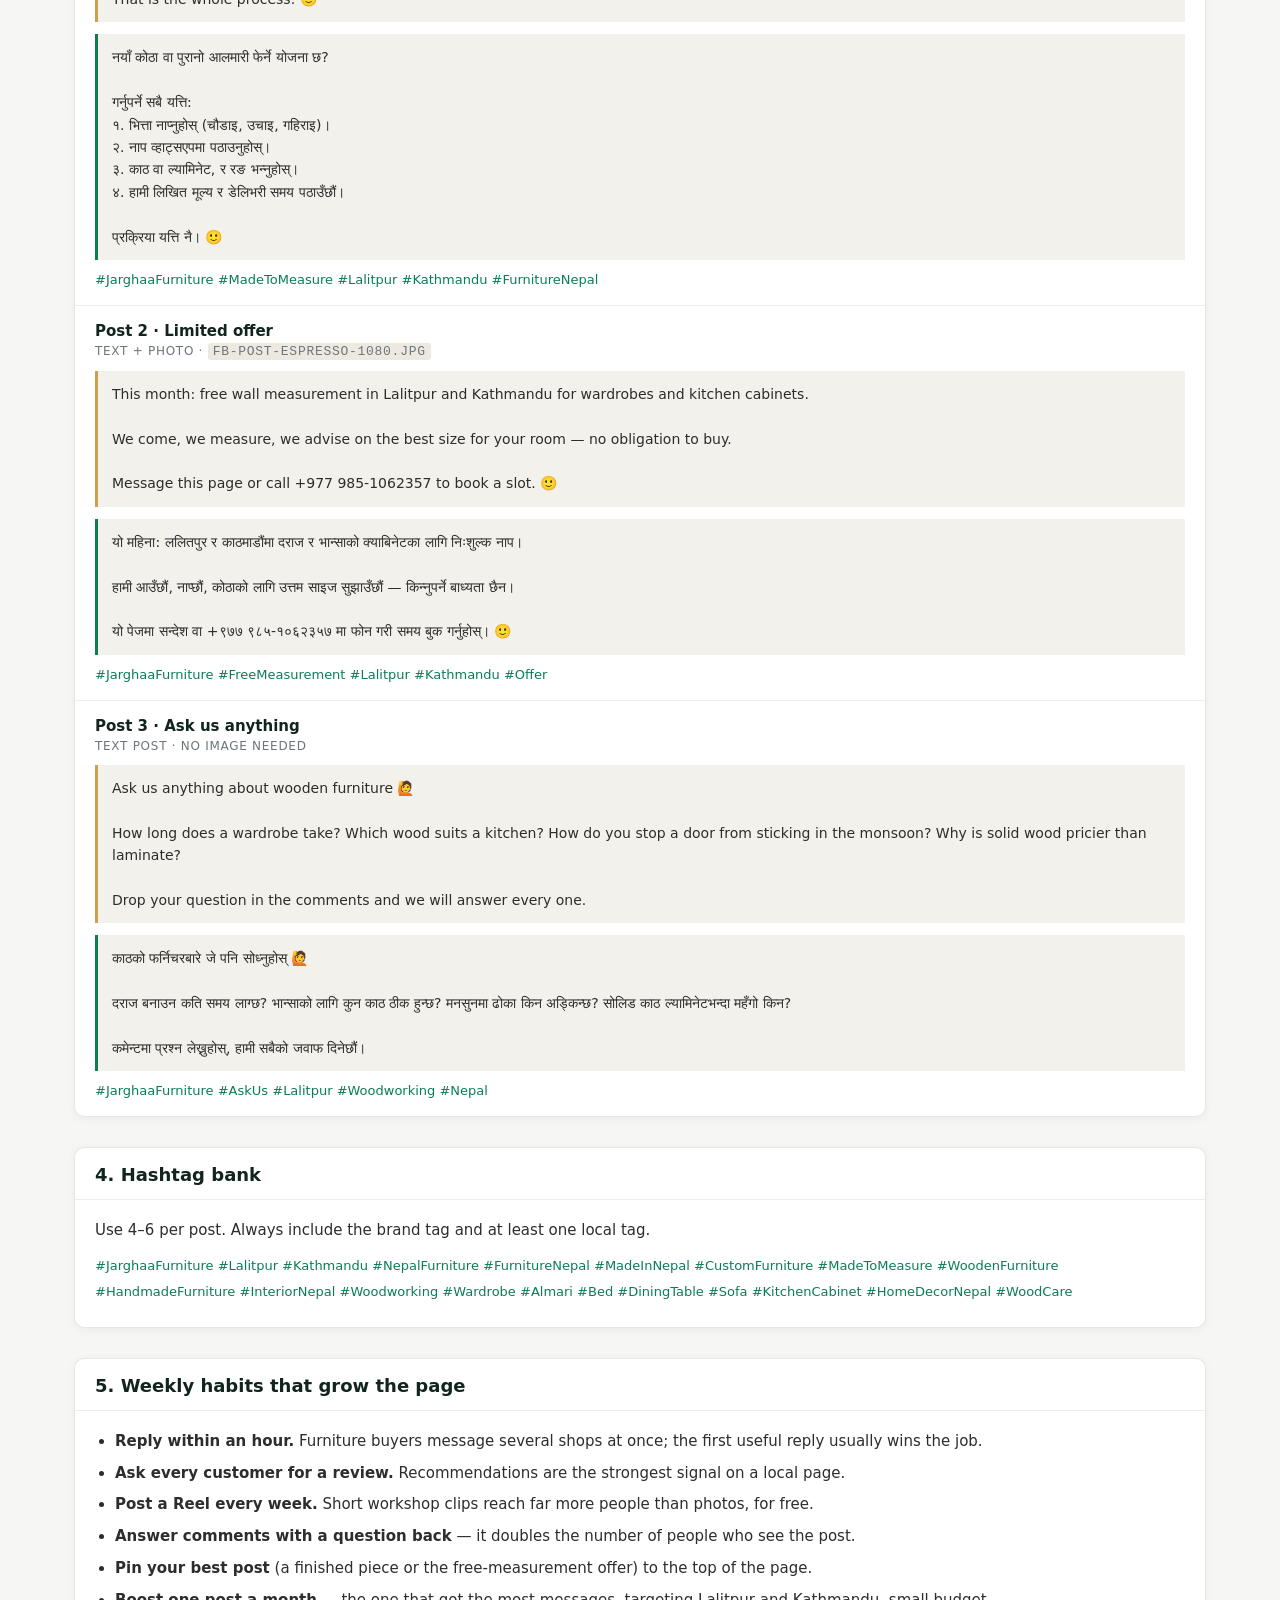
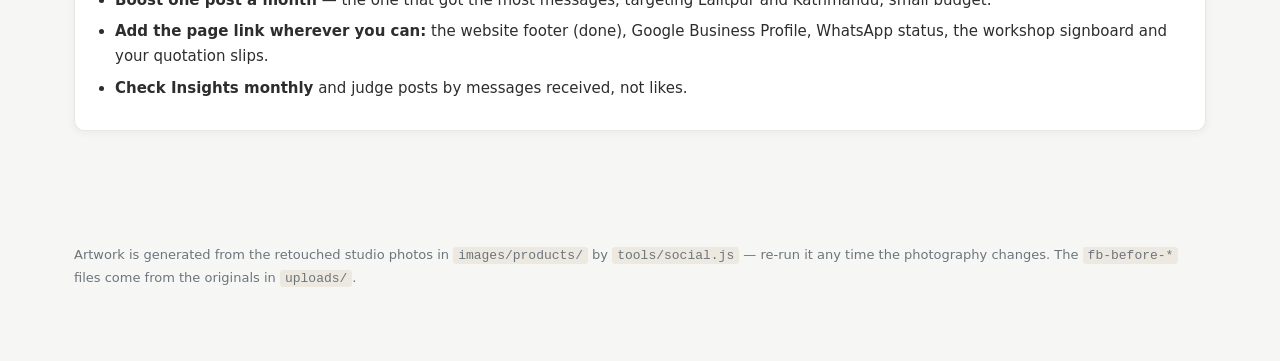
<file: social/index.html>
<!DOCTYPE html>
<html lang="en">
<head>
<meta charset="utf-8">
<meta name="viewport" content="width=device-width, initial-scale=1">
<title>Jarghaa Furniture &mdash; Facebook starter kit</title>
<style>
  :root { --emerald:#0b7d54; --deep:#12251d; --gold:#c9a24b; }
  * { box-sizing:border-box; }
  body { margin:0; font-family:"Open Sans", system-ui, sans-serif; background:#f6f7f5; color:#2d2d2d; }
  header { background:var(--deep); color:#fff; padding:38px 24px 32px; border-bottom:3px solid var(--gold); }
  header h1 { margin:0 0 8px; font-size:26px; }
  header p { margin:0; opacity:.85; font-size:15px; max-width:80ch; line-height:1.55; }
  main { max-width:1180px; margin:0 auto; padding:34px 24px 70px; }
  section { background:#fff; border:1px solid rgba(18,37,29,.10); border-radius:10px; margin-bottom:30px; overflow:hidden; box-shadow:0 2px 10px rgba(18,37,29,.05); }
  section > h2 { margin:0; font-size:18px; padding:16px 20px 14px; border-bottom:1px solid rgba(18,37,29,.08); color:var(--deep); }
  .body { padding:18px 20px 22px; font-size:15px; line-height:1.65; }
  .grid { display:grid; grid-template-columns:repeat(auto-fill,minmax(240px,1fr)); gap:16px; padding:18px 20px 22px; }
  .card { border:1px solid rgba(18,37,29,.12); border-radius:8px; overflow:hidden; background:#fafaf8; }
  .card img { display:block; width:100%; height:auto; background:#e9e6e0; }
  .card .cap { padding:9px 11px; font-size:12px; color:#6c757d; display:flex; justify-content:space-between; gap:8px; }
  .card .cap a { color:var(--emerald); font-weight:600; text-decoration:none; }
  ul, ol { margin:0 0 0 20px; padding:0; }
  li { margin-bottom:7px; }
  .copy { background:#f3f1ec; border-left:3px solid var(--gold); padding:12px 14px; margin:12px 0; font-size:14px; line-height:1.6; white-space:pre-wrap; }
  .ne { border-left-color:var(--emerald); }
  .post { border-top:1px solid rgba(18,37,29,.08); padding:16px 20px 18px; }
  .post:first-child { border-top:0; }
  .post h3 { margin:0 0 4px; font-size:15px; color:var(--deep); }
  .post .meta { font-size:12px; letter-spacing:.06em; text-transform:uppercase; color:#6c757d; margin-bottom:8px; }
  .tag { color:var(--emerald); font-size:13px; }
  code { background:#eee9e0; padding:1px 5px; border-radius:3px; font-size:13px; }
</style>
</head>
<body>
<header>
  <h1>Facebook starter kit</h1>
  <p>Everything needed to bring the Jarghaa Furniture Facebook page up to the standard of the website:
     ready-to-upload artwork built from the retouched product photos, a page set-up checklist, and a
     four-week calendar of posts with copy-paste captions in English and Nepali.</p>
</header>
<main>

<section>
  <h2>1. Artwork (upload these)</h2>
  <div class="grid">
    <div class="card"><img src="fb-cover-1640x856.jpg" alt="Facebook cover"><div class="cap"><span>Cover &middot; 1640&times;856</span><a href="fb-cover-1640x856.jpg" download>Download</a></div></div>
    <div class="card"><img src="fb-profile-1024.jpg" alt="Profile picture"><div class="cap"><span>Profile &middot; 1024&times;1024</span><a href="fb-profile-1024.jpg" download>Download</a></div></div>
    <div class="card"><img src="fb-story-1080x1920.jpg" alt="Story"><div class="cap"><span>Story &middot; 1080&times;1920</span><a href="fb-story-1080x1920.jpg" download>Download</a></div></div>
  </div>
  <div class="body"><b>Posts and before/after pairs</b> &mdash; the <code>fb-post-*</code> files are the finished studio shot; the matching <code>fb-before-*</code> file is the original upload, so you can post them as a two-image before/after carousel.</div>
  <div class="grid">
    <div class="card"><img src="fb-before-espresso-1080.jpg" alt="Before"><div class="cap"><span>Before &middot; espresso</span><a href="fb-before-espresso-1080.jpg" download>Download</a></div></div>
    <div class="card"><img src="fb-post-espresso-1080.jpg" alt="After"><div class="cap"><span>After &middot; espresso</span><a href="fb-post-espresso-1080.jpg" download>Download</a></div></div>
    <div class="card"><img src="fb-before-teak-1080.jpg" alt="Before"><div class="cap"><span>Before &middot; teak</span><a href="fb-before-teak-1080.jpg" download>Download</a></div></div>
    <div class="card"><img src="fb-post-teak-1080.jpg" alt="After"><div class="cap"><span>After &middot; teak</span><a href="fb-post-teak-1080.jpg" download>Download</a></div></div>
    <div class="card"><img src="fb-before-laminate-1080.jpg" alt="Before"><div class="cap"><span>Before &middot; laminate</span><a href="fb-before-laminate-1080.jpg" download>Download</a></div></div>
    <div class="card"><img src="fb-post-laminate-1080.jpg" alt="After"><div class="cap"><span>After &middot; laminate</span><a href="fb-post-laminate-1080.jpg" download>Download</a></div></div>
    <div class="card"><img src="fb-before-walnut-1080.jpg" alt="Before"><div class="cap"><span>Before &middot; walnut</span><a href="fb-before-walnut-1080.jpg" download>Download</a></div></div>
    <div class="card"><img src="fb-post-walnut-1080.jpg" alt="After"><div class="cap"><span>After &middot; walnut</span><a href="fb-post-walnut-1080.jpg" download>Download</a></div></div>
  </div>
</section>

<section>
  <h2>2. Page set-up checklist</h2>
  <div class="body">
    <ol>
      <li><b>Fix the Website link.</b> It currently points at <code>jarghaafurniture.com</code>, which does not resolve &mdash; every click from Facebook lands on an error. Point it at the live site, or attach that domain to it.</li>
      <li><b>Set the category</b> to <i>Furniture store</i> (add <i>Carpenter</i> as a second category if available).</li>
      <li><b>Add opening hours:</b> Sunday&ndash;Friday 7 AM &ndash; 7 PM, Saturday closed.</li>
      <li><b>Make the address match the website.</b> The page currently says <i>Talchikhel, Lalitpur 44600</i> while the site says <i>Gyan Marg, Lalitpur</i>. Pick one and use it on Facebook, Google Business Profile, the website and the directory listings.</li>
      <li><b>Set a @username</b> (e.g. <code>@jarghaafurniture</code>) and turn on the <b>WhatsApp</b> button plus a Messenger greeting and saved replies.</li>
      <li><b>Replace the About text</b> with the copy below.</li>
      <li><b>Claim the directory listings</b> (furniturestoresfinder, interiola) so their address and phone stop drifting.</li>
    </ol>
    <div class="copy"><b>About &mdash; English</b>
Jarghaa Furniture is a family woodworking workshop in Lalitpur. We design and build custom wooden furniture to your size, wood and finish: beds, wardrobes, almirahs, dining tables, sofas, kitchen cabinets, doors and wall panelling. Solid wood, laminate and veneer, all made to order.

Open Sunday to Friday, 7 AM to 7 PM.
Call or WhatsApp: +977 985-1062357
Gyan Marg, Lalitpur, Bagmati Province</div>
    <div class="copy ne"><b>About &mdash; Nepali</b>
Jarghaa Furniture Lalitpurma raheko pariwarik kath ko karyashala ho. Hami tapainko naap, kath ra finish anusar furniture banaunchhaum: khat, daraj, almari, dining table, sofa, bhansa ko cabinet, dhoka ra bhitta ko panel. Solid wood, laminate ra veneer ma order anusar nirman.

Aaitabardekhi Shukrabar, bihana 7 bajedekhi sanjha 7 bajesamma.
Phone wa WhatsApp: +977 985-1062357
Gyan Marg, Lalitpur</div>
  </div>
</section>

<section>
  <h2>3. Four-week content calendar</h2>
  <div class="body">Three posts a week. Each line is ready to copy-paste; attach the artwork named at the end.</div>

  <div class="post">
    <h3>Week 1 &middot; Introduce the workshop</h3>
    <div class="meta">Post 1 &middot; photo carousel &middot; <code>fb-before-teak-1080.jpg</code> + <code>fb-post-teak-1080.jpg</code></div>
    <div class="copy">From our workshop in Lalitpur to a wardrobe that will last a generation.

Solid teak, four doors, built to order. Every piece is measured, cut and finished by hand.

Want this in your size? Send us your measurements on WhatsApp and we will quote you. 🙂</div>
    <div class="copy ne">ललितपुरको हाम्रो कार्यशालाबाट, पुस्तौं टिक्ने दराज।

सोलिड सिक्किमे काठ, चार ढोका, अर्डर अनुसार निर्माण। हरेक टुक्रा हातैले नापी, काटी र फिनिश गरिन्छ।

तपाईंको नापमा चाहिन्छ? व्हाट्सएपमा नाप पठाउनुहोस्, हामी मूल्य भन्नेछौं। 🙏</div>
    <div class="tag">#JarghaaFurniture #Lalitpur #Kathmandu #NepaliFurniture #WoodenWardrobe #MadeInNepal</div>
  </div>

  <div class="post">
    <h3>Post 2 &middot; Before / after</h3>
    <div class="meta">photo carousel &middot; <code>fb-before-espresso-1080.jpg</code> + <code>fb-post-espresso-1080.jpg</code></div>
    <div class="copy">Same wardrobe, same workshop &mdash; just the photo cleaned up: straightened, colour-graded and shot against a proper studio background.

This four-door espresso wardrobe with top cabinets is made to measure. Dark finish, deep recessed panels, soft-close doors.

Message us for a size and price. 🙂</div>
    <div class="copy ne">एउटै दराज, एउटै कार्यशाला &mdash; फोटो मात्र व्यवस्थित बनाइयो: सीधा, रङ सन्तुलित र स्टुडियो ब्याकग्राउन्डमा।

यो चार ढोकाको एस्प्रेसो दराज माथिको क्याबिनेटसहित, नाप अनुसार बनाइएको। गाढा रङ, गहिरो प्यानल, सफ्ट-क्लोज ढोका।

साइज र मूल्यका लागि सन्देश पठाउनुहोस्। 🙂</div>
    <div class="tag">#JarghaaFurniture #Lalitpur #EspressoWardrobe #CustomFurniture #Nepal</div>
  </div>

  <div class="post">
    <h3>Post 3 &middot; Sliding-door wardrobe</h3>
    <div class="meta">single photo &middot; <code>fb-post-laminate-1080.jpg</code></div>
    <div class="copy">Short on floor space? Sliding doors need no swing room at all.

Laminate sliding-door wardrobe with a matching dresser and mirror, built to the exact width of the wall.

Ask us how to measure your wall &mdash; it takes two minutes. 📏</div>
    <div class="copy ne">ठाउँ कम छ? स्लाइडिङ ढोकालाई खुल्ने ठाउँ चाहिँदैन।

ल्यामिनेट स्लाइडिङ ढोकाको दराज, मिल्ने ड्रेसर र ऐनासहित &mdash; भित्ताको ठ्याक्कै नापमा।

भित्ता नाप्ने तरिका सोध्नुहोस् &mdash; दुई मिनेट मात्र लाग्छ। 📏</div>
    <div class="tag">#JarghaaFurniture #SlidingWardrobe #Lalitpur #InteriorNepal</div>
  </div>

  <div class="post">
    <h3>Week 2 &middot; Build trust</h3>
    <div class="meta">Post 1 &middot; photo &middot; <code>fb-post-walnut-1080.jpg</code></div>
    <div class="copy">A wall wardrobe with a mirror and dresser built in, in warm walnut tone.

We make wardrobes, almirahs, chests of drawers, beds, dining tables, sofas and kitchen cabinets &mdash; all to your measurements.

Tell us the room and we will suggest what fits. 🙂</div>
    <div class="copy ne">ऐना र ड्रेसर सहितको भित्ताको दराज, न्यानो वालनट रङमा।

हामी दराज, आलमारी, खाट, डाइनिङ टेबल, सोफा र भान्साको क्याबिनेट &mdash; सबै तपाईंको नापमा बनाउँछौं।

कोठा भन्नुहोस्, कुन ठीक हुन्छ हामी सुझाव दिनेछौं। 🙂</div>
    <div class="tag">#JarghaaFurniture #Wardrobe #Lalitpur #Kathmandu #CustomWoodwork</div>
  </div>

  <div class="post">
    <h3>Post 2 &middot; Behind the scenes</h3>
    <div class="meta">Reel or video &middot; film the workshop for 15&ndash;30 seconds</div>
    <div class="copy">Behind the scenes at the workshop 🎥

Sanding, fitting, finishing &mdash; the slow part nobody sees. It is also the part that decides whether a wardrobe still slides smoothly after ten years.

Come and see us work: Gyan Marg, Lalitpur. Open Sunday to Friday, 7 AM to 7 PM.</div>
    <div class="copy ne">कार्यशालाको पर्दा पछाडि 🎥

घर्षण, फिटिङ, फिनिश &mdash; कसैले नदेख्ने ढिलो काम। तर दस वर्षपछि दराज चल्ने नचल्ने यही कामले निर्धारण गर्छ।

हामीलाई भेट्न आउनुहोस्: ज्ञान मार्ग, ललितपुर। आइतबारदेखि शुक्रबार, बिहान ७ &ndash; साँझ ७।</div>
    <div class="tag">#JarghaaFurniture #Workshop #HandmadeFurniture #Lalitpur #Nepal</div>
  </div>

  <div class="post">
    <h3>Post 3 &middot; Care tip</h3>
    <div class="meta">text + one photo &middot; <code>fb-post-espresso-1080.jpg</code></div>
    <div class="copy">Three ways to make a wooden wardrobe last longer:

1. Keep it out of direct sunlight &mdash; it dries and fades the finish.
2. Wipe with a barely-damp cloth, never a soaked one.
3. Tighten the hinges once a year; loose hinges wear the door edges.

Any questions about a piece you already own? Ask below 👇</div>
    <div class="copy ne">काठको दराज लामो समय टिकाउने तीन उपाय:

१. सिधा घामबाट बचाउनुहोस् &mdash; काठ सुक्छ र रङ फिक्का हुन्छ।
२. हल्का ओसिलो कपडाले पुछ्नुहोस्, भिजेकोले होइन।
३. वर्षको एक पटक हिन्ज कस्नुहोस्; ढिलो हिन्जले ढोकाको किनारा घिसाउँछ।

पहिले बनाइएको फर्निचरबारे प्रश्न छ? तल सोध्नुहोस् 👇</div>
    <div class="tag">#FurnitureCare #JarghaaFurniture #WoodCare #Lalitpur #HomeTips</div>
  </div>

  <div class="post">
    <h3>Week 3 &middot; Show the range</h3>
    <div class="meta">Post 1 &middot; photo &middot; <code>fb-post-teak-1080.jpg</code></div>
    <div class="copy">Four doors, four top cabinets, room for everything.

Solid teak, built to fit the wall exactly &mdash; no gaps, no wasted space.

What would you put in the top cabinets? Tell us below 👇</div>
    <div class="copy ne">चार ढोका, माथि चार क्याबिनेट &mdash; सबै थोक अटाउने।

सोलिड सिक्किमे काठ, भित्ताको ठ्याक्कै नापमा &mdash; कुनै खाली ठाउँ बाँकी रहँदैन।

माथिको क्याबिनेटमा तपाईं के राख्नुहुन्छ? तल भन्नुहोस् 👇</div>
    <div class="tag">#JarghaaFurniture #TeakWardrobe #Lalitpur #StorageIdeas #Nepal</div>
  </div>

  <div class="post">
    <h3>Post 2 &middot; Price transparency</h3>
    <div class="meta">text + photo &middot; <code>fb-post-laminate-1080.jpg</code></div>
    <div class="copy">How our pricing works &mdash; no guessing:

We quote on the size (in feet), the material (solid wood, laminate or veneer) and the fittings you choose. A simple laminate wardrobe costs far less than a solid teak one; hand-carved panels cost more.

Send us the wall size and the finish you like, and you will get a written price the same day. No hidden extras.</div>
    <div class="copy ne">हाम्रो मूल्य कसरी तय हुन्छ &mdash; कुनै गुमनाम छैन:

नाप (फिटमा), सामग्री (सोलिड काठ, ल्यामिनेट वा भिनियर) र फिटिङ अनुसार मूल्य तय हुन्छ। साधारण ल्यामिनेट दराज सोलिड सिक्किमे भन्दा निकै सस्तो पर्छ; हातले कुँदिएको प्यानल महँगो।

भित्ताको नाप र मन पर्ने फिनिश पठाउनुहोस्, उही दिन लिखित मूल्य पाउनुहुनेछ। लुकेको शुल्क छैन।</div>
    <div class="tag">#JarghaaFurniture #FurniturePrice #Lalitpur #CustomFurniture #Nepal</div>
  </div>

  <div class="post">
    <h3>Post 3 &middot; Customer piece</h3>
    <div class="meta">photo &middot; ask the customer for permission first</div>
    <div class="copy">Delivered and fitted this week ✔

Another made-to-measure piece out of the workshop and into a home in Lalitpur.

If we built something for you, send us a photo &mdash; we love seeing the finished room. And a review on this page helps other families find us. 🙏</div>
    <div class="copy ne">यो हप्ता पुर्‍याएर फिट गरियो ✔

कार्यशालाबाट अर्को नाप-अनुसारको फर्निचर, ललितपुरको घरमा।

हामीले तपाईंको लागि बनाएको छ भने फोटो पठाउनुहोस् &mdash; तयार कोठा हेर्न मन लाग्छ। अनि यो पेजमा रिभ्यु दिनुभयो भने अरू परिवारले हामीलाई भेट्टाउन सजिलो हुन्छ। 🙏</div>
    <div class="tag">#JarghaaFurniture #CustomerHome #Lalitpur #HandmadeFurniture #NepalFurniture</div>
  </div>

  <div class="post">
    <h3>Week 4 &middot; Convert</h3>
    <div class="meta">Post 1 &middot; photo &middot; <code>fb-post-walnut-1080.jpg</code></div>
    <div class="copy">Planning a new room or replacing an old almirah?

Here is all you need to do:
1. Measure the wall (width, height, depth).
2. Send the numbers on WhatsApp.
3. Tell us wood or laminate, and the colour.
4. We send a written price and the delivery time.

That is the whole process. 🙂</div>
    <div class="copy ne">नयाँ कोठा वा पुरानो आलमारी फेर्ने योजना छ?

गर्नुपर्ने सबै यत्ति:
१. भित्ता नाप्नुहोस् (चौडाइ, उचाइ, गहिराइ)।
२. नाप व्हाट्सएपमा पठाउनुहोस्।
३. काठ वा ल्यामिनेट, र रङ भन्नुहोस्।
४. हामी लिखित मूल्य र डेलिभरी समय पठाउँछौं।

प्रक्रिया यत्ति नै। 🙂</div>
    <div class="tag">#JarghaaFurniture #MadeToMeasure #Lalitpur #Kathmandu #FurnitureNepal</div>
  </div>

  <div class="post">
    <h3>Post 2 &middot; Limited offer</h3>
    <div class="meta">text + photo &middot; <code>fb-post-espresso-1080.jpg</code></div>
    <div class="copy">This month: free wall measurement in Lalitpur and Kathmandu for wardrobes and kitchen cabinets.

We come, we measure, we advise on the best size for your room &mdash; no obligation to buy.

Message this page or call +977 985-1062357 to book a slot. 🙂</div>
    <div class="copy ne">यो महिना: ललितपुर र काठमाडौंमा दराज र भान्साको क्याबिनेटका लागि निःशुल्क नाप।

हामी आउँछौं, नाप्छौं, कोठाको लागि उत्तम साइज सुझाउँछौं &mdash; किन्नुपर्ने बाध्यता छैन।

यो पेजमा सन्देश वा +९७७ ९८५-१०६२३५७ मा फोन गरी समय बुक गर्नुहोस्। 🙂</div>
    <div class="tag">#JarghaaFurniture #FreeMeasurement #Lalitpur #Kathmandu #Offer</div>
  </div>

  <div class="post">
    <h3>Post 3 &middot; Ask us anything</h3>
    <div class="meta">text post &middot; no image needed</div>
    <div class="copy">Ask us anything about wooden furniture 🙋

How long does a wardrobe take? Which wood suits a kitchen? How do you stop a door from sticking in the monsoon? Why is solid wood pricier than laminate?

Drop your question in the comments and we will answer every one.</div>
    <div class="copy ne">काठको फर्निचरबारे जे पनि सोध्नुहोस् 🙋

दराज बनाउन कति समय लाग्छ? भान्साको लागि कुन काठ ठीक हुन्छ? मनसुनमा ढोका किन अड्किन्छ? सोलिड काठ ल्यामिनेटभन्दा महँगो किन?

कमेन्टमा प्रश्न लेख्नुहोस्, हामी सबैको जवाफ दिनेछौं।</div>
    <div class="tag">#JarghaaFurniture #AskUs #Lalitpur #Woodworking #Nepal</div>
  </div>
</section>

<section>
  <h2>4. Hashtag bank</h2>
  <div class="body">
    Use 4&ndash;6 per post. Always include the brand tag and at least one local tag.
    <div class="tag" style="margin-top:10px;line-height:2">
      #JarghaaFurniture #Lalitpur #Kathmandu #NepalFurniture #FurnitureNepal #MadeInNepal #CustomFurniture
      #MadeToMeasure #WoodenFurniture #HandmadeFurniture #InteriorNepal #Woodworking #Wardrobe #Almari
      #Bed #DiningTable #Sofa #KitchenCabinet #HomeDecorNepal #WoodCare
    </div>
  </div>
</section>

<section>
  <h2>5. Weekly habits that grow the page</h2>
  <div class="body">
    <ul>
      <li><b>Reply within an hour.</b> Furniture buyers message several shops at once; the first useful reply usually wins the job.</li>
      <li><b>Ask every customer for a review.</b> Recommendations are the strongest signal on a local page.</li>
      <li><b>Post a Reel every week.</b> Short workshop clips reach far more people than photos, for free.</li>
      <li><b>Answer comments with a question back</b> &mdash; it doubles the number of people who see the post.</li>
      <li><b>Pin your best post</b> (a finished piece or the free-measurement offer) to the top of the page.</li>
      <li><b>Boost one post a month</b> &mdash; the one that got the most messages, targeting Lalitpur and Kathmandu, small budget.</li>
      <li><b>Add the page link wherever you can:</b> the website footer (done), Google Business Profile, WhatsApp status, the workshop signboard and your quotation slips.</li>
      <li><b>Check Insights monthly</b> and judge posts by messages received, not likes.</li>
    </ul>
  </div>
</section>

</main>
<footer style="max-width:1180px;margin:0 auto;padding:0 24px 60px;font-size:13px;color:#6c757d;line-height:1.7">
  <p>Artwork is generated from the retouched studio photos in <code>images/products/</code> by
     <code>tools/social.js</code> &mdash; re-run it any time the photography changes.
     The <code>fb-before-*</code> files come from the originals in <code>uploads/</code>.</p>
</footer>
</body>
</html>
</file>
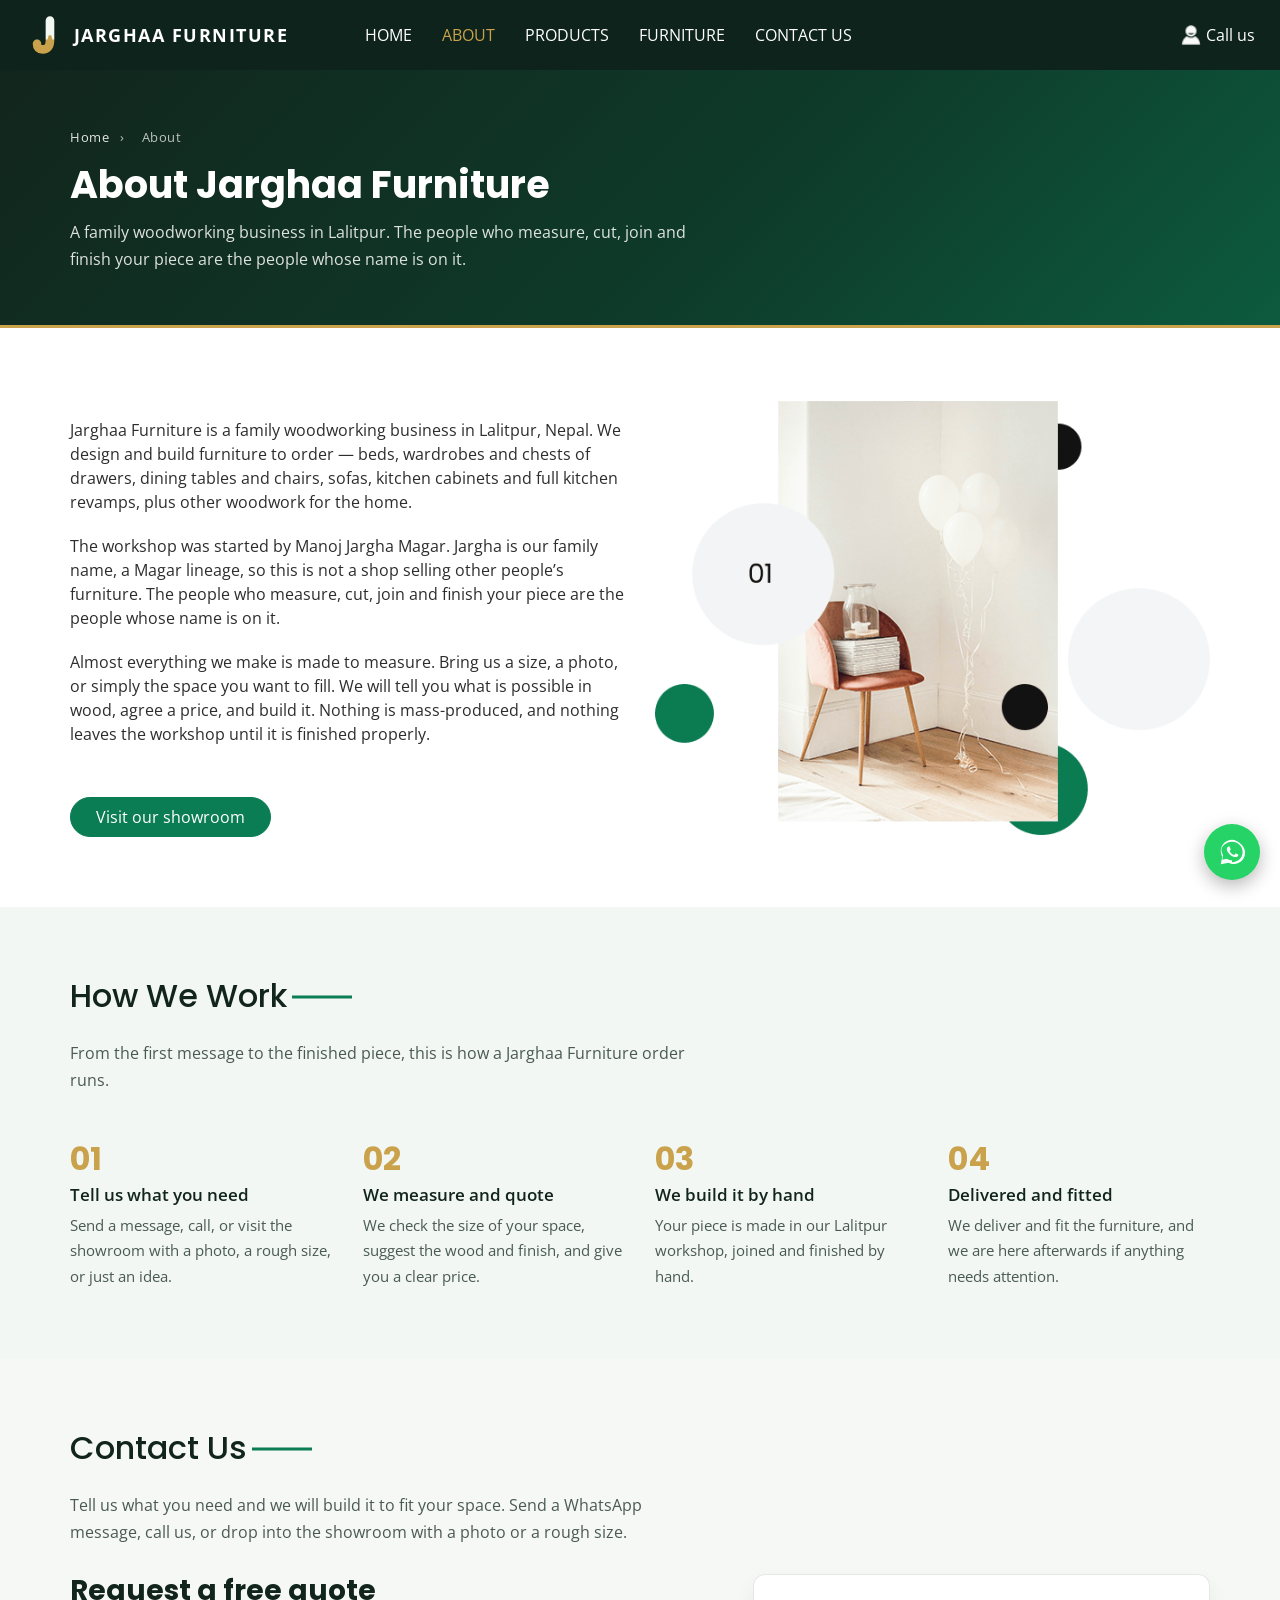
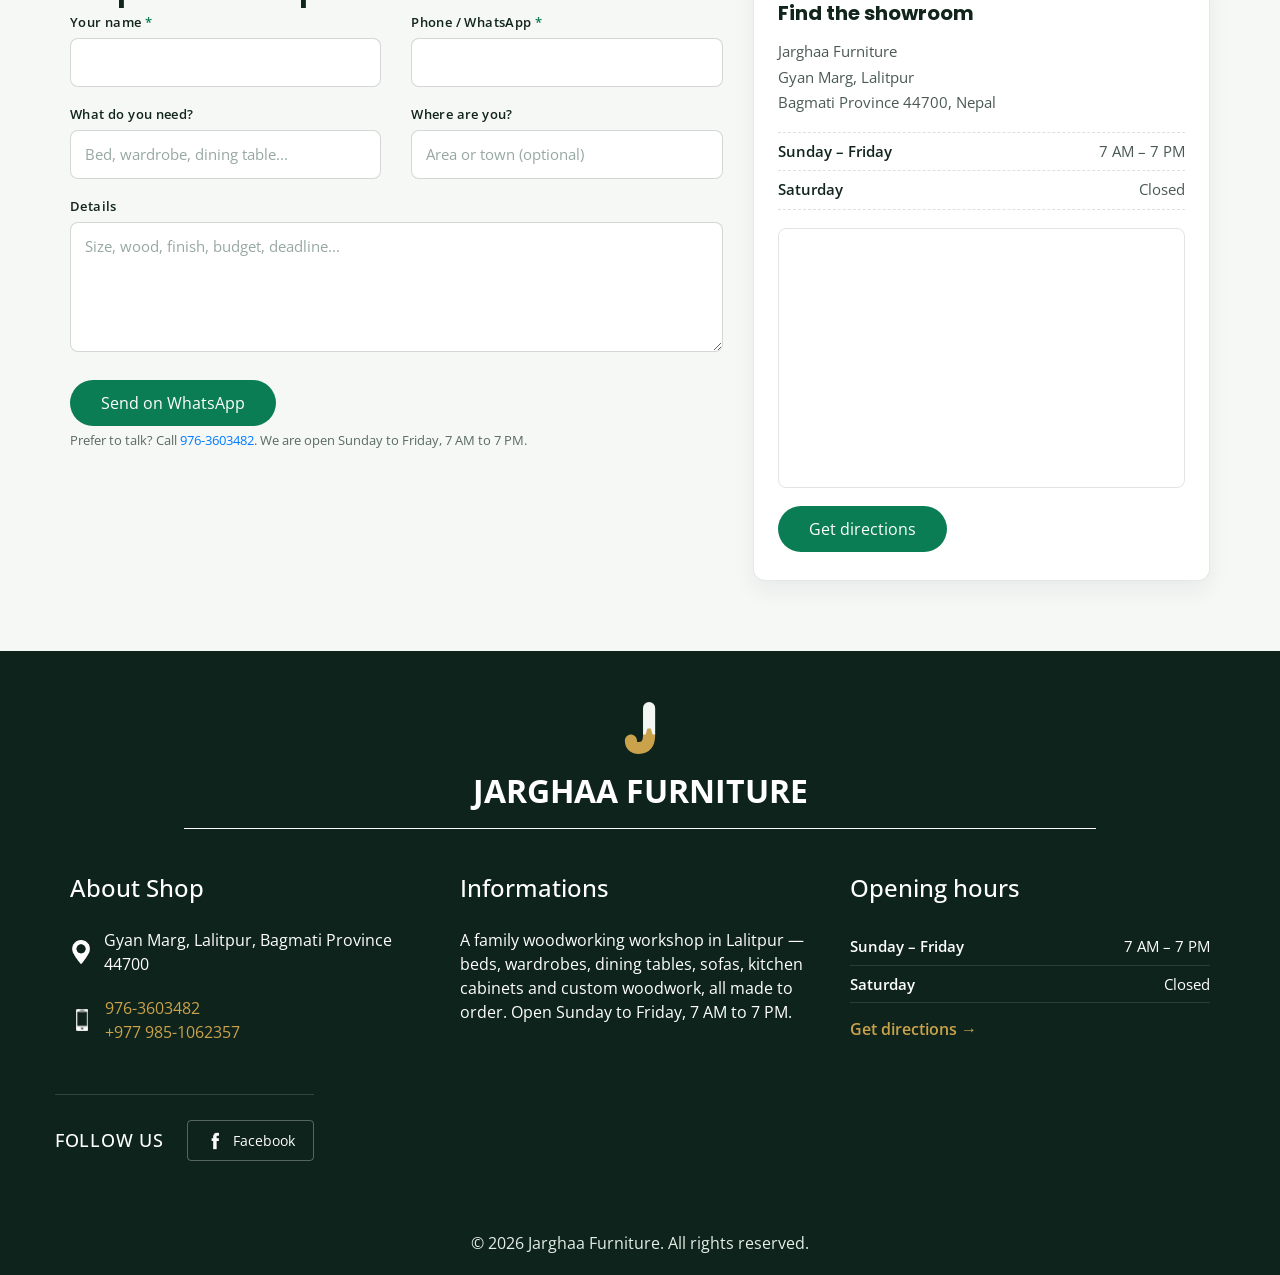
<file: about.html>
<!DOCTYPE html>
<html lang="en">

<head>
  <!-- Basic -->
  <meta charset="utf-8" />
  <meta http-equiv="X-UA-Compatible" content="IE=edge" />
  <!-- Mobile Metas -->
  <meta name="viewport" content="width=device-width, initial-scale=1, shrink-to-fit=no" />
  <!-- Site Metas -->
  <meta name="keywords" content="handmade furniture Lalitpur, wooden furniture Nepal, Jarghaa Furniture, beds, wardrobes, dining tables, sofas, kitchen cabinets, custom woodwork" />
  <meta name="description" content="Jarghaa Furniture is a family-run workshop in Lalitpur making handmade wooden furniture - beds, wardrobes, dining tables, sofas and custom pieces." />
  <meta name="author" content="Jarghaa Furniture" />

  <title>About Us | Jarghaa Furniture, Lalitpur</title>
  <link rel="icon" type="image/svg+xml" href="images/logo-symbol.svg">
  <link rel="canonical" href="https://jarghaa.github.io/jarghaafurniture/about.html" />

  <!-- Open Graph -->
  <meta property="og:type" content="website" />
  <meta property="og:site_name" content="Jarghaa Furniture" />
  <meta property="og:title" content="About Us | Jarghaa Furniture, Lalitpur" />
  <meta property="og:description" content="Jarghaa Furniture is a family-run workshop in Lalitpur making handmade wooden furniture - beds, wardrobes, dining tables, sofas and custom pieces." />
  <meta property="og:image" content="https://jarghaa.github.io/jarghaafurniture/images/logo-horizontal.png" />
  <meta property="og:url" content="https://jarghaa.github.io/jarghaafurniture/about.html" />

  <!-- Twitter -->
  <meta name="twitter:card" content="summary_large_image" />
  <meta name="twitter:title" content="About Us | Jarghaa Furniture, Lalitpur" />
  <meta name="twitter:description" content="Jarghaa Furniture is a family-run workshop in Lalitpur making handmade wooden furniture - beds, wardrobes, dining tables, sofas and custom pieces." />
  <meta name="twitter:image" content="https://jarghaa.github.io/jarghaafurniture/images/logo-horizontal.png" />

  <meta name="theme-color" content="#0b7d54" />

  <!-- slider stylesheet -->
  <link rel="stylesheet" type="text/css"
    href="https://cdnjs.cloudflare.com/ajax/libs/OwlCarousel2/2.1.3/assets/owl.carousel.min.css" />

  <!-- bootstrap core css -->
  <link rel="stylesheet" type="text/css" href="css/bootstrap.css" />

  <!-- fonts style -->
  <link rel="preconnect" href="https://fonts.googleapis.com">
  <link rel="preconnect" href="https://fonts.gstatic.com" crossorigin>
  <link href="https://fonts.googleapis.com/css?family=Open+Sans:400,700|Poppins:400,700&display=swap" rel="stylesheet">
  <!-- Custom styles for this template -->
  <link href="css/style.css" rel="stylesheet" />
  <!-- responsive style -->
  <link href="css/responsive.css" rel="stylesheet" />
  <!-- Structured data: local business -->
  <script type="application/ld+json">
  {
    "@context": "https://schema.org",
    "@type": "FurnitureStore",
    "name": "Jarghaa Furniture",
    "description": "Handmade wood furniture in Lalitpur: beds, wardrobes, chests of drawers, dining tables, kitchen cabinets and revamps, sofas and custom woodwork.",
    "image": "https://jarghaa.github.io/jarghaafurniture/images/logo-horizontal.png",
    "url": "https://jarghaa.github.io/jarghaafurniture/",
    "telephone": "+977-9851062357",
    "priceRange": "$$",
    "address": {
      "@type": "PostalAddress",
      "streetAddress": "Gyan Marg",
      "addressLocality": "Lalitpur",
      "addressRegion": "Bagmati Province",
      "postalCode": "44700",
      "addressCountry": "NP"
    },
    "openingHoursSpecification": [
      {
        "@type": "OpeningHoursSpecification",
        "dayOfWeek": ["Sunday","Monday","Tuesday","Wednesday","Thursday","Friday"],
        "opens": "07:00",
        "closes": "19:00"
      }
    ]
  }
  </script>
</head>

<body class="sub_page">
  <div class="hero_area">
    <!-- header section strats -->
    <header class="header_section">
      <div class="container-fluid">
        <nav class="navbar navbar-expand-lg custom_nav-container" aria-label="Main navigation">
          <a class="navbar-brand" href="index.html">
            <img src="images/logo-symbol-light.svg" alt="Jarghaa Furniture logo">
            <span>Jarghaa Furniture</span>
          </a>
          <button class="navbar-toggler" type="button" data-toggle="collapse" data-target="#navbarSupportedContent"
            aria-controls="navbarSupportedContent" aria-expanded="false" aria-label="Toggle navigation">
            <span class="navbar-toggler-icon"></span>
          </button>

          <div class="collapse navbar-collapse" id="navbarSupportedContent">
            <ul class="navbar-nav  ">
              <li class="nav-item ">
                <a class="nav-link" href="index.html">Home </a>
              </li>
              <li class="nav-item active">
                <a class="nav-link" href="about.html" aria-current="page"> About <span class="sr-only">(current)</span></a>
              </li>
              <li class="nav-item">
                <a class="nav-link" href="shop.html">Products </a>
              </li>
              <li class="nav-item">
                <a class="nav-link" href="furniture.html"> Furniture </a>
              </li>
              <li class="nav-item">
                <a class="nav-link" href="contact.html">Contact us</a>
              </li>
            </ul>
            <div class="user_option">
              <a href="tel:9763603482">
                <img loading="lazy" decoding="async" src="images/user.png" alt="">
                <span>
                  Call us
                </span>
              </a>
            </div>
          </div>
          

        </nav>
      </div>
    </header>
    <!-- end header section -->
  </div>

  <!-- page banner -->

  <section class="page_banner">
    <div class="container">
      <nav class="crumb" aria-label="Breadcrumb">
        <a href="index.html">Home</a>
        <span aria-hidden="true">&rsaquo;</span>
        <span aria-current="page">About</span>
      </nav>
      <h1>About Jarghaa Furniture</h1>
      <p class="banner_lead">
        A family woodworking business in Lalitpur. The people who measure, cut, join and finish your piece are the people whose name is on it.
      </p>
    </div>
  </section>

  <!-- end page banner -->


  <!-- about section -->

  <section class="about_section layout_padding">
    <div class="container">
      <div class="row">
        <div class="col-md-6">
          <div class="detail-box">
            <p>
              Jarghaa Furniture is a family woodworking business in Lalitpur, Nepal. We design and build furniture to
              order &mdash; beds, wardrobes and chests of drawers, dining tables and chairs, sofas, kitchen cabinets and
              full kitchen revamps, plus other woodwork for the home.
            </p>
            <p>
              The workshop was started by Manoj Jargha Magar. Jargha is our family name, a Magar lineage, so this is not
              a shop selling other people&rsquo;s furniture. The people who measure, cut, join and finish your piece are
              the people whose name is on it.
            </p>
            <p>
              Almost everything we make is made to measure. Bring us a size, a photo, or simply the space you want to
              fill. We will tell you what is possible in wood, agree a price, and build it. Nothing is mass-produced,
              and nothing leaves the workshop until it is finished properly.
            </p>
            <a href="contact.html">
              Visit our showroom
            </a>
          </div>
        </div>
        <div class="col-md-6">
          <div class="img-box">
            <img loading="lazy" decoding="async" src="images/about-img.png" alt="Handmade furniture from the Jarghaa Furniture workshop in Lalitpur">
          </div>
        </div>
      </div>
    </div>
  </section>

  <!-- end about section -->


  <!-- how we work -->

  <section class="steps_section layout_padding">
    <div class="container">
      <div class="heading_container">
        <h2>
          How We Work
        </h2>
      </div>
      <p class="section_lead">
        From the first message to the finished piece, this is how a Jarghaa Furniture order runs.
      </p>
      <div class="row">
        <div class="col-md-3 col-sm-6">
          <div class="step">
            <h3>01</h3>
            <h4>Tell us what you need</h4>
            <p>Send a message, call, or visit the showroom with a photo, a rough size, or just an idea.</p>
          </div>
        </div>
        <div class="col-md-3 col-sm-6">
          <div class="step">
            <h3>02</h3>
            <h4>We measure and quote</h4>
            <p>We check the size of your space, suggest the wood and finish, and give you a clear price.</p>
          </div>
        </div>
        <div class="col-md-3 col-sm-6">
          <div class="step">
            <h3>03</h3>
            <h4>We build it by hand</h4>
            <p>Your piece is made in our Lalitpur workshop, joined and finished by hand.</p>
          </div>
        </div>
        <div class="col-md-3 col-sm-6">
          <div class="step">
            <h3>04</h3>
            <h4>Delivered and fitted</h4>
            <p>We deliver and fit the furniture, and we are here afterwards if anything needs attention.</p>
          </div>
        </div>
      </div>
    </div>
  </section>

  <!-- end how we work -->

  <!-- contact strip -->

  <section class="quote_section layout_padding">
    <div class="container">
      <div class="heading_container">
        <h2>
          Contact Us
        </h2>
      </div>
      <p class="section_lead">
        Tell us what you need and we will build it to fit your space. Send a WhatsApp message, call us, or drop into the showroom with a photo or a rough size.
      </p>
      <div class="row">
        <div class="col-lg-7">
          <h3 class="enquiry_heading">Request a free quote</h3>
          <form class="enquiry_form" id="enquiryForm" novalidate>
            <div class="row">
              <div class="col-md-6">
                <label for="eqName">Your name <span class="req">*</span></label>
                <input type="text" id="eqName" name="name" autocomplete="name" required>
              </div>
              <div class="col-md-6">
                <label for="eqPhone">Phone / WhatsApp <span class="req">*</span></label>
                <input type="tel" id="eqPhone" name="phone" autocomplete="tel" required>
              </div>
              <div class="col-md-6">
                <label for="eqItem">What do you need?</label>
                <input type="text" id="eqItem" name="item" placeholder="Bed, wardrobe, dining table...">
              </div>
              <div class="col-md-6">
                <label for="eqPlace">Where are you?</label>
                <input type="text" id="eqPlace" name="area" placeholder="Area or town (optional)">
              </div>
              <div class="col-12">
                <label for="eqMsg">Details</label>
                <textarea id="eqMsg" name="details" placeholder="Size, wood, finish, budget, deadline..."></textarea>
              </div>
              <div class="col-12">
                <button type="submit" class="brand-btn">Send on WhatsApp</button>
                <p class="form_status" id="formStatus" role="status" aria-live="polite"></p>
                <p class="form-note">
                  Prefer to talk? Call <a href="tel:9763603482">976-3603482</a>. We are open Sunday to Friday, 7 AM to 7 PM.
                </p>
              </div>
            </div>
          </form>
        </div>
        <div class="col-lg-5">
          <div class="showroom_panel">
            <h3>Find the showroom</h3>
            <address>
              Jarghaa Furniture<br>
              Gyan Marg, Lalitpur<br>
              Bagmati Province 44700, Nepal
            </address>
            <ul class="showroom_meta">
              <li><span>Sunday &ndash; Friday</span><span>7 AM &ndash; 7 PM</span></li>
              <li><span>Saturday</span><span>Closed</span></li>
            </ul>
            <div class="map_container">
              <iframe title="Map showing the Jarghaa Furniture showroom on Gyan Marg, Lalitpur"
                src="https://www.google.com/maps?q=Jarghaa+Furniture+Gyan+Marg+Lalitpur&amp;output=embed"
                width="600" height="300" frameborder="0" style="border:0; width: 100%; height:100%"
                loading="lazy" allowfullscreen></iframe>
            </div>
            <a class="brand-btn"
              href="https://www.google.com/maps/dir/?api=1&amp;destination=Jarghaa+Furniture+Gyan+Marg+Lalitpur"
              target="_blank" rel="noopener">Get directions</a>
          </div>
        </div>
      </div>
    </div>
  </section>

  <!-- end contact strip -->

  <!-- info section -->
  <section class="info_section layout_padding2">
    <div class="container">
      <div class="info_logo">
        <img src="images/logo-symbol-light.svg" alt="Jarghaa Furniture logo" class="footer_logo">
        <h2>
          Jarghaa Furniture
        </h2>
      </div>
      <div class="row">
        <div class="col-md-4">
          <div class="info_contact">
            <h5>
              About Shop
            </h5>
            <div>
              <div class="img-box">
                <img loading="lazy" decoding="async" src="images/location-white.png" width="18px" alt="">
              </div>
              <p>
                Gyan Marg, Lalitpur, Bagmati Province 44700
              </p>
            </div>
            <div>
              <div class="img-box">
                <img loading="lazy" decoding="async" src="images/telephone-white.png" width="12px" alt="">
              </div>
              <p>
                <a href="tel:9763603482">976-3603482</a><br>
                <a href="tel:+9779851062357">+977 985-1062357</a>
              </p>
            </div>
          </div>
        </div>
        <div class="col-md-4">
          <div class="info_info">
            <h5>
              Informations
            </h5>
            <p>
              A family woodworking workshop in Lalitpur &mdash; beds, wardrobes, dining tables, sofas, kitchen cabinets
              and custom woodwork, all made to order. Open Sunday to Friday, 7 AM to 7 PM.
            </p>
          </div>
        </div>
        <div class="col-md-4">
          <div class="info_info">
            <h5>
              Opening hours
            </h5>
                                    <ul class="footer_hours">
              <li><span>Sunday &ndash; Friday</span><span>7 AM &ndash; 7 PM</span></li>
              <li><span>Saturday</span><span>Closed</span></li>
            </ul>
            <p class="footer_more">
              <a href="https://www.google.com/maps/dir/?api=1&amp;destination=Jarghaa+Furniture+Gyan+Marg+Lalitpur" target="_blank" rel="noopener">Get directions &rarr;</a>
            </p>
          </div>
        </div>
        <div class="footer_social">
          <h5>
            Follow us
          </h5>
          <a href="https://www.facebook.com/profile.php?id=100069235952736" target="_blank" rel="noopener" aria-label="Jarghaa Furniture on Facebook">
            <img loading="lazy" decoding="async" src="images/fb.png" width="18" height="18" alt="">
            <span>Facebook</span>
          </a>
        </div>
      </div>
    </div>
  </section>
  <!-- end info_section -->


  <!-- footer section -->
  <section class="container-fluid footer_section ">
    <div class="container">
      <p>
        &copy; 2026 Jarghaa Furniture. All rights reserved.
      </p>
    </div>
  </section>
  <!-- end  footer section -->


  <script type="text/javascript" src="js/jquery-3.4.1.min.js"></script>
  <script type="text/javascript" src="js/bootstrap.js"></script>
  <script type="text/javascript" src="https://cdnjs.cloudflare.com/ajax/libs/OwlCarousel2/2.2.1/owl.carousel.min.js">
  </script>
  <script type="text/javascript">
    $(".owl-carousel").owlCarousel({
      loop: true,
      margin: 10,
      nav: true,
      navText: [],
      autoplay: true,
      autoplayHoverPause: true,
      responsive: {
        0: {
          items: 1
        },
        420: {
          items: 2
        },
        1000: {
          items: 5
        }
      }

    });
  </script>
  
  <script>
    $('.carousel').on('slid.bs.carousel', function () {
      $(".indicator-2 li").removeClass("active");
      indicators = $(".carousel-indicators li.active").data("slide-to");
      a = $(".indicator-2").find("[data-slide-to='" + indicators + "']").addClass("active");
      console.log(indicators);

    })
  </script>

  <!-- WhatsApp click-to-chat -->
  <a class="whatsapp_float" href="https://wa.me/9779851062357?text=Hello%20Jarghaa%20Furniture%2C%20I%20would%20like%20a%20quote" target="_blank" rel="noopener" aria-label="Chat with Jarghaa Furniture on WhatsApp">
    <svg viewBox="0 0 32 32" aria-hidden="true"><path d="M16 3C9.4 3 4 8.4 4 15c0 2.1.6 4.1 1.6 5.9L4 29l8.3-1.6c1.7.9 3.6 1.4 5.7 1.4 6.6 0 12-5.4 12-12S22.6 3 16 3zm0 21.8c-1.9 0-3.7-.5-5.2-1.4l-.4-.2-4.9 1 1-4.8-.3-.4c-1-1.6-1.5-3.4-1.5-5.2C4.7 9.9 9.7 5 16 5s11.3 4.9 11.3 11-4.7 10.8-11.3 10.8z"/><path d="M22.4 18.6c-.3-.2-1.9-.9-2.2-1s-.5-.2-.7.2-.8 1-.9 1.2-.3.2-.6.1c-.3-.2-1.4-.5-2.6-1.6-1-.9-1.6-1.9-1.8-2.3s0-.5.1-.7l.5-.5c.2-.2.2-.3.3-.5s0-.4 0-.5-.7-1.7-.9-2.3c-.2-.6-.5-.5-.7-.5h-.6c-.2 0-.5.1-.8.4s-1 1-1 2.5 1.1 2.9 1.2 3.1c.2.2 2.1 3.2 5.1 4.5.7.3 1.3.5 1.7.6.7.2 1.4.2 1.9.1.6-.1 1.9-.8 2.1-1.5.3-.7.3-1.4.2-1.5s-.2-.2-.5-.3z"/></svg>
  </a>

  <script>
    (function () {
      var form = document.getElementById('enquiryForm');
      if (!form) return;
      var status = document.getElementById('formStatus');
      var field = function (id) { return document.getElementById(id); };

      function setError(el, on) {
        el.classList.toggle('field_error', on);
        el.setAttribute('aria-invalid', on ? 'true' : 'false');
      }
      function say(message, ok) {
        status.textContent = message;
        status.classList.toggle('is_error', !ok);
        status.classList.toggle('is_ok', !!ok);
      }

      form.addEventListener('input', function (e) {
        if (e.target && e.target.classList) setError(e.target, false);
        say('', true);
      });

      form.addEventListener('submit', function (e) {
        e.preventDefault();
        var name = field('eqName').value.trim();
        var phone = field('eqPhone').value.trim();
        var item = field('eqItem').value.trim();
        var area = field('eqPlace').value.trim();
        var details = field('eqMsg').value.trim();

        var bad = [];
        if (!name) { setError(field('eqName'), true); bad.push(field('eqName')); }
        if (!phone) { setError(field('eqPhone'), true); bad.push(field('eqPhone')); }
        if (bad.length) {
          say('Please add your name and a phone number so we can reply.', false);
          bad[0].focus();
          return;
        }

        var lines = ['Hello Jarghaa Furniture, I would like a quote.', 'Name: ' + name, 'Phone: ' + phone];
        if (item) lines.push('Item: ' + item);
        if (area) lines.push('Area: ' + area);
        if (details) lines.push('Details: ' + details);

        var url = 'https://wa.me/9779851062357?text=' + encodeURIComponent(lines.join('\n'));
        var win = window.open(url, '_blank');
        say(win
          ? 'WhatsApp is opening with your details - press send there to reach us.'
          : 'Please allow pop-ups for this site, or message us directly on WhatsApp.', !!win);
      });
    })();
  </script>

</body>

</html>
</file>
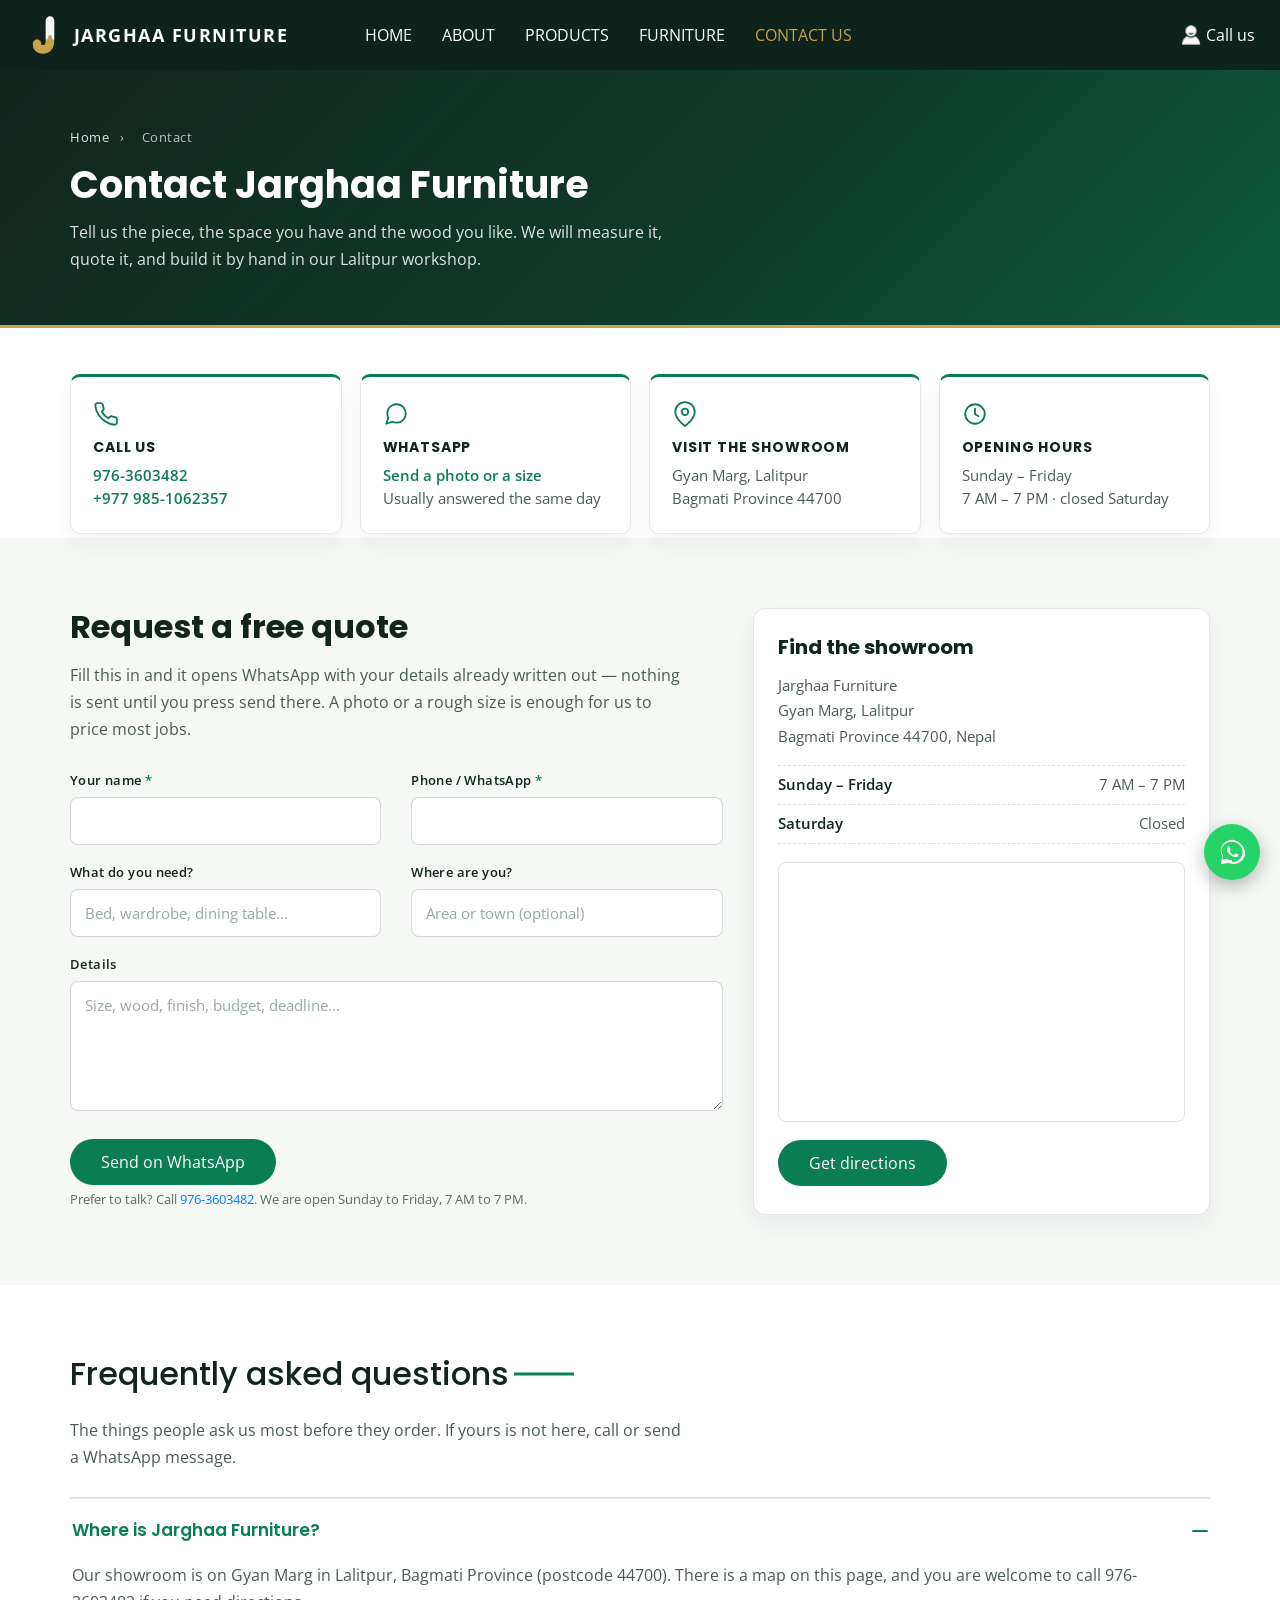
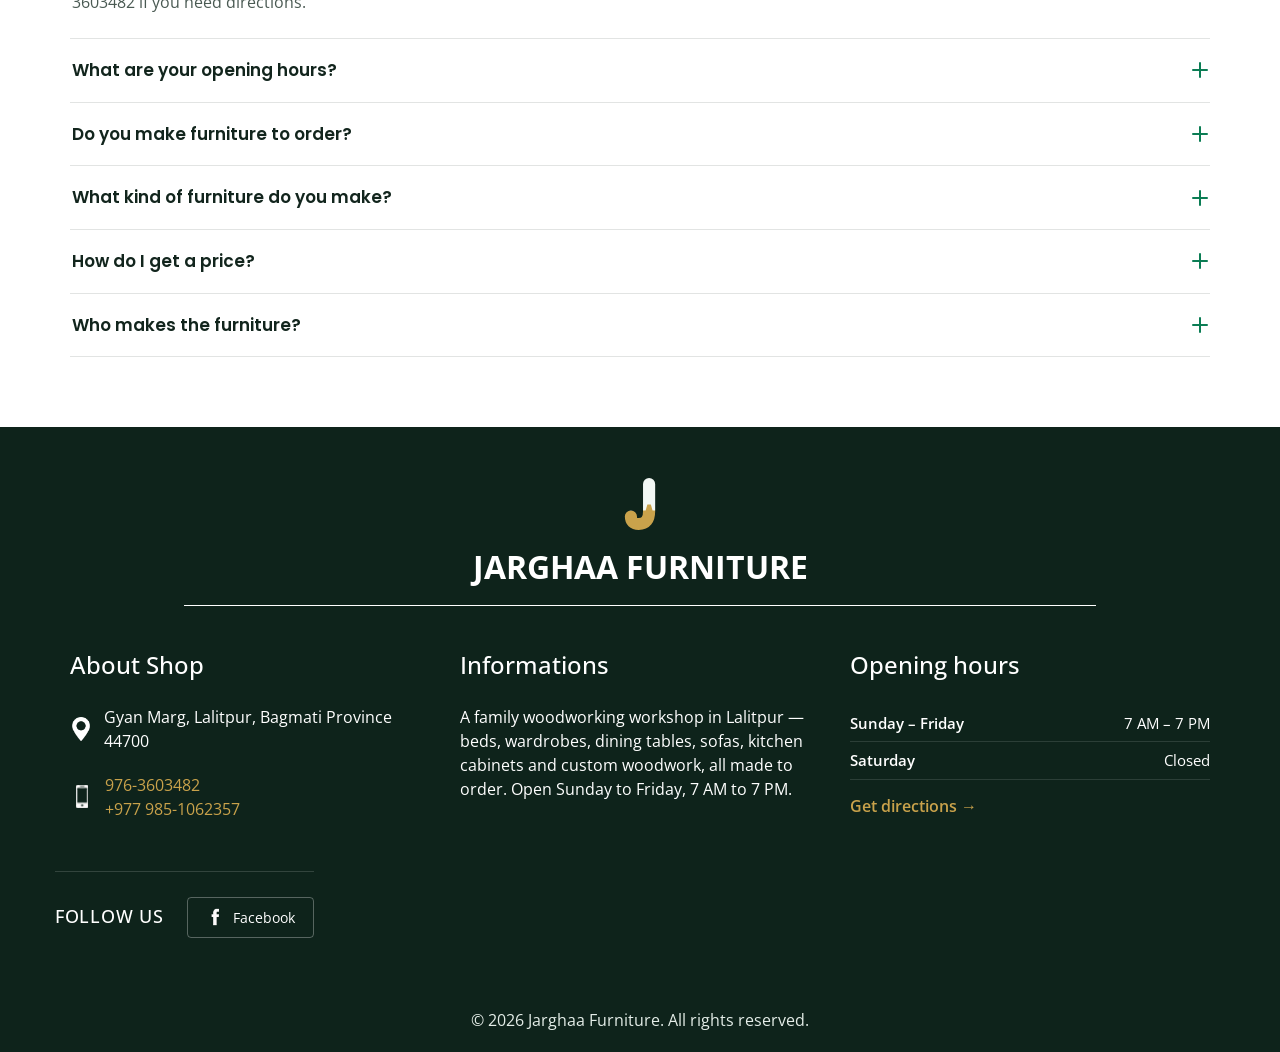
<file: contact.html>
<!DOCTYPE html>
<html lang="en">

<head>
  <!-- Basic -->
  <meta charset="utf-8" />
  <meta http-equiv="X-UA-Compatible" content="IE=edge" />
  <!-- Mobile Metas -->
  <meta name="viewport" content="width=device-width, initial-scale=1, shrink-to-fit=no" />
  <!-- Site Metas -->
  <meta name="keywords" content="handmade furniture Lalitpur, wooden furniture Nepal, Jarghaa Furniture, beds, wardrobes, dining tables, sofas, kitchen cabinets, custom woodwork" />
  <meta name="description" content="Visit or call Jarghaa Furniture on Gyan Marg, Lalitpur. Open Sunday to Friday, 7am-7pm. Call 976-3603482 or +977 985-1062357." />
  <meta name="author" content="Jarghaa Furniture" />

  <title>Contact | Jarghaa Furniture, Gyan Marg, Lalitpur</title>
  <link rel="icon" type="image/svg+xml" href="images/logo-symbol.svg">
  <link rel="canonical" href="https://jarghaa.github.io/jarghaafurniture/contact.html" />

  <!-- Open Graph -->
  <meta property="og:type" content="website" />
  <meta property="og:site_name" content="Jarghaa Furniture" />
  <meta property="og:title" content="Contact | Jarghaa Furniture, Gyan Marg, Lalitpur" />
  <meta property="og:description" content="Visit or call Jarghaa Furniture on Gyan Marg, Lalitpur. Open Sunday to Friday, 7am-7pm. Call 976-3603482 or +977 985-1062357." />
  <meta property="og:image" content="https://jarghaa.github.io/jarghaafurniture/images/logo-horizontal.png" />
  <meta property="og:url" content="https://jarghaa.github.io/jarghaafurniture/contact.html" />

  <!-- Twitter -->
  <meta name="twitter:card" content="summary_large_image" />
  <meta name="twitter:title" content="Contact | Jarghaa Furniture, Gyan Marg, Lalitpur" />
  <meta name="twitter:description" content="Visit or call Jarghaa Furniture on Gyan Marg, Lalitpur. Open Sunday to Friday, 7am-7pm. Call 976-3603482 or +977 985-1062357." />
  <meta name="twitter:image" content="https://jarghaa.github.io/jarghaafurniture/images/logo-horizontal.png" />

  <meta name="theme-color" content="#0b7d54" />

  <!-- slider stylesheet -->
  <link rel="stylesheet" type="text/css"
    href="https://cdnjs.cloudflare.com/ajax/libs/OwlCarousel2/2.1.3/assets/owl.carousel.min.css" />

  <!-- bootstrap core css -->
  <link rel="stylesheet" type="text/css" href="css/bootstrap.css" />

  <!-- fonts style -->
  <link rel="preconnect" href="https://fonts.googleapis.com">
  <link rel="preconnect" href="https://fonts.gstatic.com" crossorigin>
  <link href="https://fonts.googleapis.com/css?family=Open+Sans:400,700|Poppins:400,700&display=swap" rel="stylesheet">
  <!-- Custom styles for this template -->
  <link href="css/style.css" rel="stylesheet" />
  <!-- responsive style -->
  <link href="css/responsive.css" rel="stylesheet" />
  <!-- Structured data: local business -->
  <script type="application/ld+json">
  {
    "@context": "https://schema.org",
    "@type": "FurnitureStore",
    "name": "Jarghaa Furniture",
    "description": "Handmade wood furniture in Lalitpur: beds, wardrobes, chests of drawers, dining tables, kitchen cabinets and revamps, sofas and custom woodwork.",
    "image": "https://jarghaa.github.io/jarghaafurniture/images/logo-horizontal.png",
    "url": "https://jarghaa.github.io/jarghaafurniture/",
    "telephone": "+977-9851062357",
    "priceRange": "$$",
    "address": {
      "@type": "PostalAddress",
      "streetAddress": "Gyan Marg",
      "addressLocality": "Lalitpur",
      "addressRegion": "Bagmati Province",
      "postalCode": "44700",
      "addressCountry": "NP"
    },
    "openingHoursSpecification": [
      {
        "@type": "OpeningHoursSpecification",
        "dayOfWeek": ["Sunday","Monday","Tuesday","Wednesday","Thursday","Friday"],
        "opens": "07:00",
        "closes": "19:00"
      }
    ]
  }
  </script>
  <script type="application/ld+json">
  {
    "@context": "https://schema.org",
    "@type": "FAQPage",
    "mainEntity": [
      {
        "@type": "Question",
        "name": "Where is Jarghaa Furniture?",
        "acceptedAnswer": {
          "@type": "Answer",
          "text": "Our showroom is on Gyan Marg in Lalitpur, Bagmati Province (postcode 44700). There is a map on this page, and you are welcome to call 976-3603482 if you need directions."
        }
      },
      {
        "@type": "Question",
        "name": "What are your opening hours?",
        "acceptedAnswer": {
          "@type": "Answer",
          "text": "We are open Sunday to Friday, from 7 AM to 7 PM. We are closed on Saturday."
        }
      },
      {
        "@type": "Question",
        "name": "Do you make furniture to order?",
        "acceptedAnswer": {
          "@type": "Answer",
          "text": "Yes. Almost everything we make is built to order, sized to your room and finished in the wood you choose. If you can describe it, we can usually build it."
        }
      },
      {
        "@type": "Question",
        "name": "What kind of furniture do you make?",
        "acceptedAnswer": {
          "@type": "Answer",
          "text": "Beds, wardrobes and chests of drawers, dining tables and chairs, sofas, kitchen cabinets and complete kitchen revamps, along with other woodwork such as study tables and storage."
        }
      },
      {
        "@type": "Question",
        "name": "How do I get a price?",
        "acceptedAnswer": {
          "@type": "Answer",
          "text": "Send a message on WhatsApp, call 976-3603482, or visit the showroom. A photo, a rough size, or simply the space you want to fill is enough for us to give you a price."
        }
      },
      {
        "@type": "Question",
        "name": "Who makes the furniture?",
        "acceptedAnswer": {
          "@type": "Answer",
          "text": "The furniture is made by hand in our own workshop in Lalitpur. Jarghaa Furniture is a family business, started by Manoj Jargha Magar."
        }
      }
    ]
  }
  </script>
  <!-- The FAQ answers must stay readable if the JS bundle fails to load -->
  <noscript>
    <style>
      .faq_section .collapse {
        display: block !important;
      }
    </style>
  </noscript>
</head>

<body class="sub_page">
  <div class="hero_area">
    <!-- header section strats -->
    <header class="header_section">
      <div class="container-fluid">
        <nav class="navbar navbar-expand-lg custom_nav-container" aria-label="Main navigation">
          <a class="navbar-brand" href="index.html">
            <img src="images/logo-symbol-light.svg" alt="Jarghaa Furniture logo">
            <span>Jarghaa Furniture</span>
          </a>
          <button class="navbar-toggler" type="button" data-toggle="collapse" data-target="#navbarSupportedContent"
            aria-controls="navbarSupportedContent" aria-expanded="false" aria-label="Toggle navigation">
            <span class="navbar-toggler-icon"></span>
          </button>

          <div class="collapse navbar-collapse" id="navbarSupportedContent">
            <ul class="navbar-nav  ">
              <li class="nav-item ">
                <a class="nav-link" href="index.html">Home </a>
              </li>
              <li class="nav-item">
                <a class="nav-link" href="about.html"> About</a>
              </li>
              <li class="nav-item">
                <a class="nav-link" href="shop.html">Products </a>
              </li>
              <li class="nav-item">
                <a class="nav-link" href="furniture.html"> Furniture </a>
              </li>
              <li class="nav-item active">
                <a class="nav-link" href="contact.html" aria-current="page">Contact us <span class="sr-only">(current)</span></a>
              </li>
            </ul>
            <div class="user_option">
              <a href="tel:9763603482">
                <img loading="lazy" decoding="async" src="images/user.png" alt="">
                <span>
                  Call us
                </span>
              </a>
            </div>
          </div>
          

        </nav>
      </div>
    </header>
    <!-- end header section -->
  </div>



  <!-- page banner -->

  <section class="page_banner">
    <div class="container">
      <nav class="crumb" aria-label="Breadcrumb">
        <a href="index.html">Home</a>
        <span aria-hidden="true">&rsaquo;</span>
        <span aria-current="page">Contact</span>
      </nav>
      <h1>Contact Jarghaa Furniture</h1>
      <p class="banner_lead">
        Tell us the piece, the space you have and the wood you like. We will measure it, quote it, and build it by hand in our Lalitpur workshop.
      </p>
    </div>
  </section>

  <!-- end page banner -->

  <!-- ways to reach us -->

  <section class="quick_contact">
    <div class="container">
      <h2 class="sr-only">Ways to reach us</h2>
      <ul class="contact_cards">
        <li>
          <span class="card_icon" aria-hidden="true">
            <svg viewBox="0 0 24 24" fill="none" stroke="currentColor" stroke-width="1.7" stroke-linecap="round" stroke-linejoin="round"><path d="M22 16.9v3a2 2 0 0 1-2.2 2 19.8 19.8 0 0 1-8.6-3.1 19.5 19.5 0 0 1-6-6A19.8 19.8 0 0 1 2.1 4.2 2 2 0 0 1 4.1 2h3a2 2 0 0 1 2 1.7c.1 1 .4 1.9.7 2.8a2 2 0 0 1-.5 2.1L8.1 9.9a16 16 0 0 0 6 6l1.3-1.3a2 2 0 0 1 2.1-.4c.9.3 1.8.6 2.8.7a2 2 0 0 1 1.7 2z"/></svg>
          </span>
          <h3>Call us</h3>
          <p>
            <a href="tel:9763603482">976-3603482</a><br>
            <a href="tel:+9779851062357">+977 985-1062357</a>
          </p>
        </li>
        <li>
          <span class="card_icon" aria-hidden="true">
            <svg viewBox="0 0 24 24" fill="none" stroke="currentColor" stroke-width="1.7" stroke-linecap="round" stroke-linejoin="round"><path d="M21 11.5a8.4 8.4 0 0 1-.9 3.8 8.5 8.5 0 0 1-7.6 4.7 8.4 8.4 0 0 1-3.8-.9L3 21l1.9-5.7a8.4 8.4 0 0 1-.9-3.8 8.5 8.5 0 0 1 4.7-7.6 8.4 8.4 0 0 1 3.8-.9h.5a8.5 8.5 0 0 1 8 8v.5z"/></svg>
          </span>
          <h3>WhatsApp</h3>
          <p>
            <a href="https://wa.me/9779851062357?text=Hello%20Jarghaa%20Furniture%2C%20I%20would%20like%20a%20quote" target="_blank" rel="noopener">Send a photo or a size</a><br>
            Usually answered the same day
          </p>
        </li>
        <li>
          <span class="card_icon" aria-hidden="true">
            <svg viewBox="0 0 24 24" fill="none" stroke="currentColor" stroke-width="1.7" stroke-linecap="round" stroke-linejoin="round"><path d="M21 10c0 7-9 13-9 13s-9-6-9-13a9 9 0 0 1 18 0z"/><circle cx="12" cy="10" r="3"/></svg>
          </span>
          <h3>Visit the showroom</h3>
          <p>
            Gyan Marg, Lalitpur<br>
            Bagmati Province 44700
          </p>
        </li>
        <li>
          <span class="card_icon" aria-hidden="true">
            <svg viewBox="0 0 24 24" fill="none" stroke="currentColor" stroke-width="1.7" stroke-linecap="round" stroke-linejoin="round"><circle cx="12" cy="12" r="9"/><path d="M12 7v5.2l3.2 1.9"/></svg>
          </span>
          <h3>Opening hours</h3>
          <p>
            Sunday &ndash; Friday<br>
            7 AM &ndash; 7 PM &middot; closed Saturday
          </p>
        </li>
      </ul>
    </div>
  </section>

  <!-- end ways to reach us -->

  <!-- quote form + showroom -->

  <section class="quote_section layout_padding">
    <div class="container">
      <div class="row">
        <div class="col-lg-7">
          <h2 class="enquiry_heading">Request a free quote</h2>
          <p class="section_lead">
            Fill this in and it opens WhatsApp with your details already written out &mdash; nothing is sent until you press send there. A photo or a rough size is enough for us to price most jobs.
          </p>
          <form class="enquiry_form" id="enquiryForm" novalidate>
            <div class="row">
              <div class="col-md-6">
                <label for="eqName">Your name <span class="req">*</span></label>
                <input type="text" id="eqName" name="name" autocomplete="name" required>
              </div>
              <div class="col-md-6">
                <label for="eqPhone">Phone / WhatsApp <span class="req">*</span></label>
                <input type="tel" id="eqPhone" name="phone" autocomplete="tel" required>
              </div>
              <div class="col-md-6">
                <label for="eqItem">What do you need?</label>
                <input type="text" id="eqItem" name="item" placeholder="Bed, wardrobe, dining table...">
              </div>
              <div class="col-md-6">
                <label for="eqPlace">Where are you?</label>
                <input type="text" id="eqPlace" name="area" placeholder="Area or town (optional)">
              </div>
              <div class="col-12">
                <label for="eqMsg">Details</label>
                <textarea id="eqMsg" name="details" placeholder="Size, wood, finish, budget, deadline..."></textarea>
              </div>
              <div class="col-12">
                <button type="submit" class="brand-btn">Send on WhatsApp</button>
                <p class="form_status" id="formStatus" role="status" aria-live="polite"></p>
                <p class="form-note">
                  Prefer to talk? Call <a href="tel:9763603482">976-3603482</a>. We are open Sunday to Friday, 7 AM to 7 PM.
                </p>
              </div>
            </div>
          </form>
        </div>
        <div class="col-lg-5">
          <div class="showroom_panel">
            <h2>Find the showroom</h2>
            <address>
              Jarghaa Furniture<br>
              Gyan Marg, Lalitpur<br>
              Bagmati Province 44700, Nepal
            </address>
            <ul class="showroom_meta">
              <li><span>Sunday &ndash; Friday</span><span>7 AM &ndash; 7 PM</span></li>
              <li><span>Saturday</span><span>Closed</span></li>
            </ul>
            <div class="map_container">
              <iframe title="Map showing the Jarghaa Furniture showroom on Gyan Marg, Lalitpur"
                src="https://www.google.com/maps?q=Jarghaa+Furniture+Gyan+Marg+Lalitpur&amp;output=embed"
                width="600" height="300" frameborder="0" style="border:0; width: 100%; height:100%"
                loading="lazy" allowfullscreen></iframe>
            </div>
            <a class="brand-btn"
              href="https://www.google.com/maps/dir/?api=1&amp;destination=Jarghaa+Furniture+Gyan+Marg+Lalitpur"
              target="_blank" rel="noopener">Get directions</a>
          </div>
        </div>
      </div>
    </div>
  </section>

  <!-- end quote form + showroom -->

  <!-- faq section -->

  <section class="faq_section layout_padding">
    <div class="container">
      <div class="heading_container">
        <h2>
          Frequently asked questions
        </h2>
      </div>
      <p class="section_lead">
        The things people ask us most before they order. If yours is not here, call or send a WhatsApp message.
      </p>

      <div class="faq_list" id="faqAccordion">
        <div class="faq_item">
          <h3 class="faq_h">
            <button class="faq_q" type="button" data-toggle="collapse" data-target="#faqPlace"
              aria-expanded="true" aria-controls="faqPlace">
              <span>Where is Jarghaa Furniture?</span>
              <span class="faq_mark" aria-hidden="true"></span>
            </button>
          </h3>
          <div class="collapse show" id="faqPlace" data-parent="#faqAccordion">
            <div class="faq_a">
              <p>Our showroom is on Gyan Marg in Lalitpur, Bagmati Province (postcode 44700). There is a map on this page, and you are welcome to call 976-3603482 if you need directions.</p>
            </div>
          </div>
        </div>

        <div class="faq_item">
          <h3 class="faq_h">
            <button class="faq_q collapsed" type="button" data-toggle="collapse" data-target="#faqHours"
              aria-expanded="false" aria-controls="faqHours">
              <span>What are your opening hours?</span>
              <span class="faq_mark" aria-hidden="true"></span>
            </button>
          </h3>
          <div class="collapse" id="faqHours" data-parent="#faqAccordion">
            <div class="faq_a">
              <p>We are open Sunday to Friday, from 7 AM to 7 PM. We are closed on Saturday.</p>
            </div>
          </div>
        </div>

        <div class="faq_item">
          <h3 class="faq_h">
            <button class="faq_q collapsed" type="button" data-toggle="collapse" data-target="#faqOrder"
              aria-expanded="false" aria-controls="faqOrder">
              <span>Do you make furniture to order?</span>
              <span class="faq_mark" aria-hidden="true"></span>
            </button>
          </h3>
          <div class="collapse" id="faqOrder" data-parent="#faqAccordion">
            <div class="faq_a">
              <p>Yes. Almost everything we make is built to order, sized to your room and finished in the wood you choose. If you can describe it, we can usually build it.</p>
            </div>
          </div>
        </div>

        <div class="faq_item">
          <h3 class="faq_h">
            <button class="faq_q collapsed" type="button" data-toggle="collapse" data-target="#faqKind"
              aria-expanded="false" aria-controls="faqKind">
              <span>What kind of furniture do you make?</span>
              <span class="faq_mark" aria-hidden="true"></span>
            </button>
          </h3>
          <div class="collapse" id="faqKind" data-parent="#faqAccordion">
            <div class="faq_a">
              <p>Beds, wardrobes and chests of drawers, dining tables and chairs, sofas, kitchen cabinets and complete kitchen revamps, along with other woodwork such as study tables and storage.</p>
            </div>
          </div>
        </div>

        <div class="faq_item">
          <h3 class="faq_h">
            <button class="faq_q collapsed" type="button" data-toggle="collapse" data-target="#faqPrice"
              aria-expanded="false" aria-controls="faqPrice">
              <span>How do I get a price?</span>
              <span class="faq_mark" aria-hidden="true"></span>
            </button>
          </h3>
          <div class="collapse" id="faqPrice" data-parent="#faqAccordion">
            <div class="faq_a">
              <p>Send a message on WhatsApp, call 976-3603482, or visit the showroom. A photo, a rough size, or simply the space you want to fill is enough for us to give you a price.</p>
            </div>
          </div>
        </div>

        <div class="faq_item">
          <h3 class="faq_h">
            <button class="faq_q collapsed" type="button" data-toggle="collapse" data-target="#faqWho"
              aria-expanded="false" aria-controls="faqWho">
              <span>Who makes the furniture?</span>
              <span class="faq_mark" aria-hidden="true"></span>
            </button>
          </h3>
          <div class="collapse" id="faqWho" data-parent="#faqAccordion">
            <div class="faq_a">
              <p>The furniture is made by hand in our own workshop in Lalitpur. Jarghaa Furniture is a family business, started by Manoj Jargha Magar.</p>
            </div>
          </div>
        </div>
      </div>
    </div>
  </section>

  <!-- end faq section -->

  <!-- info section -->
  <section class="info_section layout_padding2">
    <div class="container">
      <div class="info_logo">
        <img src="images/logo-symbol-light.svg" alt="Jarghaa Furniture logo" class="footer_logo">
        <h2>
          Jarghaa Furniture
        </h2>
      </div>
      <div class="row">
        <div class="col-md-4">
          <div class="info_contact">
            <h5>
              About Shop
            </h5>
            <div>
              <div class="img-box">
                <img loading="lazy" decoding="async" src="images/location-white.png" width="18px" alt="">
              </div>
              <p>
                Gyan Marg, Lalitpur, Bagmati Province 44700
              </p>
            </div>
            <div>
              <div class="img-box">
                <img loading="lazy" decoding="async" src="images/telephone-white.png" width="12px" alt="">
              </div>
              <p>
                <a href="tel:9763603482">976-3603482</a><br>
                <a href="tel:+9779851062357">+977 985-1062357</a>
              </p>
            </div>
          </div>
        </div>
        <div class="col-md-4">
          <div class="info_info">
            <h5>
              Informations
            </h5>
            <p>
              A family woodworking workshop in Lalitpur &mdash; beds, wardrobes, dining tables, sofas, kitchen cabinets
              and custom woodwork, all made to order. Open Sunday to Friday, 7 AM to 7 PM.
            </p>
          </div>
        </div>
        <div class="col-md-4">
          <div class="info_info">
            <h5>
              Opening hours
            </h5>
                                    <ul class="footer_hours">
              <li><span>Sunday &ndash; Friday</span><span>7 AM &ndash; 7 PM</span></li>
              <li><span>Saturday</span><span>Closed</span></li>
            </ul>
            <p class="footer_more">
              <a href="https://www.google.com/maps/dir/?api=1&amp;destination=Jarghaa+Furniture+Gyan+Marg+Lalitpur" target="_blank" rel="noopener">Get directions &rarr;</a>
            </p>
          </div>
        </div>
        <div class="footer_social">
          <h5>
            Follow us
          </h5>
          <a href="https://www.facebook.com/profile.php?id=100069235952736" target="_blank" rel="noopener" aria-label="Jarghaa Furniture on Facebook">
            <img loading="lazy" decoding="async" src="images/fb.png" width="18" height="18" alt="">
            <span>Facebook</span>
          </a>
        </div>
      </div>
    </div>
  </section>
  <!-- end info_section -->


  <!-- footer section -->
  <section class="container-fluid footer_section ">
    <div class="container">
      <p>
        &copy; 2026 Jarghaa Furniture. All rights reserved.
      </p>
    </div>
  </section>
  <!-- end  footer section -->


  <script type="text/javascript" src="js/jquery-3.4.1.min.js"></script>
  <script type="text/javascript" src="js/bootstrap.js"></script>
  <script type="text/javascript" src="https://cdnjs.cloudflare.com/ajax/libs/OwlCarousel2/2.2.1/owl.carousel.min.js">
  </script>
  <script type="text/javascript">
    $(".owl-carousel").owlCarousel({
      loop: true,
      margin: 10,
      nav: true,
      navText: [],
      autoplay: true,
      autoplayHoverPause: true,
      responsive: {
        0: {
          items: 1
        },
        420: {
          items: 2
        },
        1000: {
          items: 5
        }
      }

    });
  </script>
  
  <script>
    $('.carousel').on('slid.bs.carousel', function () {
      $(".indicator-2 li").removeClass("active");
      indicators = $(".carousel-indicators li.active").data("slide-to");
      a = $(".indicator-2").find("[data-slide-to='" + indicators + "']").addClass("active");
      console.log(indicators);

    })
  </script>

  <!-- WhatsApp click-to-chat -->
  <a class="whatsapp_float" href="https://wa.me/9779851062357?text=Hello%20Jarghaa%20Furniture%2C%20I%20would%20like%20a%20quote" target="_blank" rel="noopener" aria-label="Chat with Jarghaa Furniture on WhatsApp">
    <svg viewBox="0 0 32 32" aria-hidden="true"><path d="M16 3C9.4 3 4 8.4 4 15c0 2.1.6 4.1 1.6 5.9L4 29l8.3-1.6c1.7.9 3.6 1.4 5.7 1.4 6.6 0 12-5.4 12-12S22.6 3 16 3zm0 21.8c-1.9 0-3.7-.5-5.2-1.4l-.4-.2-4.9 1 1-4.8-.3-.4c-1-1.6-1.5-3.4-1.5-5.2C4.7 9.9 9.7 5 16 5s11.3 4.9 11.3 11-4.7 10.8-11.3 10.8z"/><path d="M22.4 18.6c-.3-.2-1.9-.9-2.2-1s-.5-.2-.7.2-.8 1-.9 1.2-.3.2-.6.1c-.3-.2-1.4-.5-2.6-1.6-1-.9-1.6-1.9-1.8-2.3s0-.5.1-.7l.5-.5c.2-.2.2-.3.3-.5s0-.4 0-.5-.7-1.7-.9-2.3c-.2-.6-.5-.5-.7-.5h-.6c-.2 0-.5.1-.8.4s-1 1-1 2.5 1.1 2.9 1.2 3.1c.2.2 2.1 3.2 5.1 4.5.7.3 1.3.5 1.7.6.7.2 1.4.2 1.9.1.6-.1 1.9-.8 2.1-1.5.3-.7.3-1.4.2-1.5s-.2-.2-.5-.3z"/></svg>
  </a>

  <script>
    (function () {
      var form = document.getElementById('enquiryForm');
      if (!form) return;
      var status = document.getElementById('formStatus');
      var field = function (id) { return document.getElementById(id); };

      function setError(el, on) {
        el.classList.toggle('field_error', on);
        el.setAttribute('aria-invalid', on ? 'true' : 'false');
      }
      function say(message, ok) {
        status.textContent = message;
        status.classList.toggle('is_error', !ok);
        status.classList.toggle('is_ok', !!ok);
      }

      form.addEventListener('input', function (e) {
        if (e.target && e.target.classList) setError(e.target, false);
        say('', true);
      });

      form.addEventListener('submit', function (e) {
        e.preventDefault();
        var name = field('eqName').value.trim();
        var phone = field('eqPhone').value.trim();
        var item = field('eqItem').value.trim();
        var area = field('eqPlace').value.trim();
        var details = field('eqMsg').value.trim();

        var bad = [];
        if (!name) { setError(field('eqName'), true); bad.push(field('eqName')); }
        if (!phone) { setError(field('eqPhone'), true); bad.push(field('eqPhone')); }
        if (bad.length) {
          say('Please add your name and a phone number so we can reply.', false);
          bad[0].focus();
          return;
        }

        var lines = ['Hello Jarghaa Furniture, I would like a quote.', 'Name: ' + name, 'Phone: ' + phone];
        if (item) lines.push('Item: ' + item);
        if (area) lines.push('Area: ' + area);
        if (details) lines.push('Details: ' + details);

        var url = 'https://wa.me/9779851062357?text=' + encodeURIComponent(lines.join('\n'));
        var win = window.open(url, '_blank');
        say(win
          ? 'WhatsApp is opening with your details - press send there to reach us.'
          : 'Please allow pop-ups for this site, or message us directly on WhatsApp.', !!win);
      });
    })();
  </script>

</body>

</html>
</file>
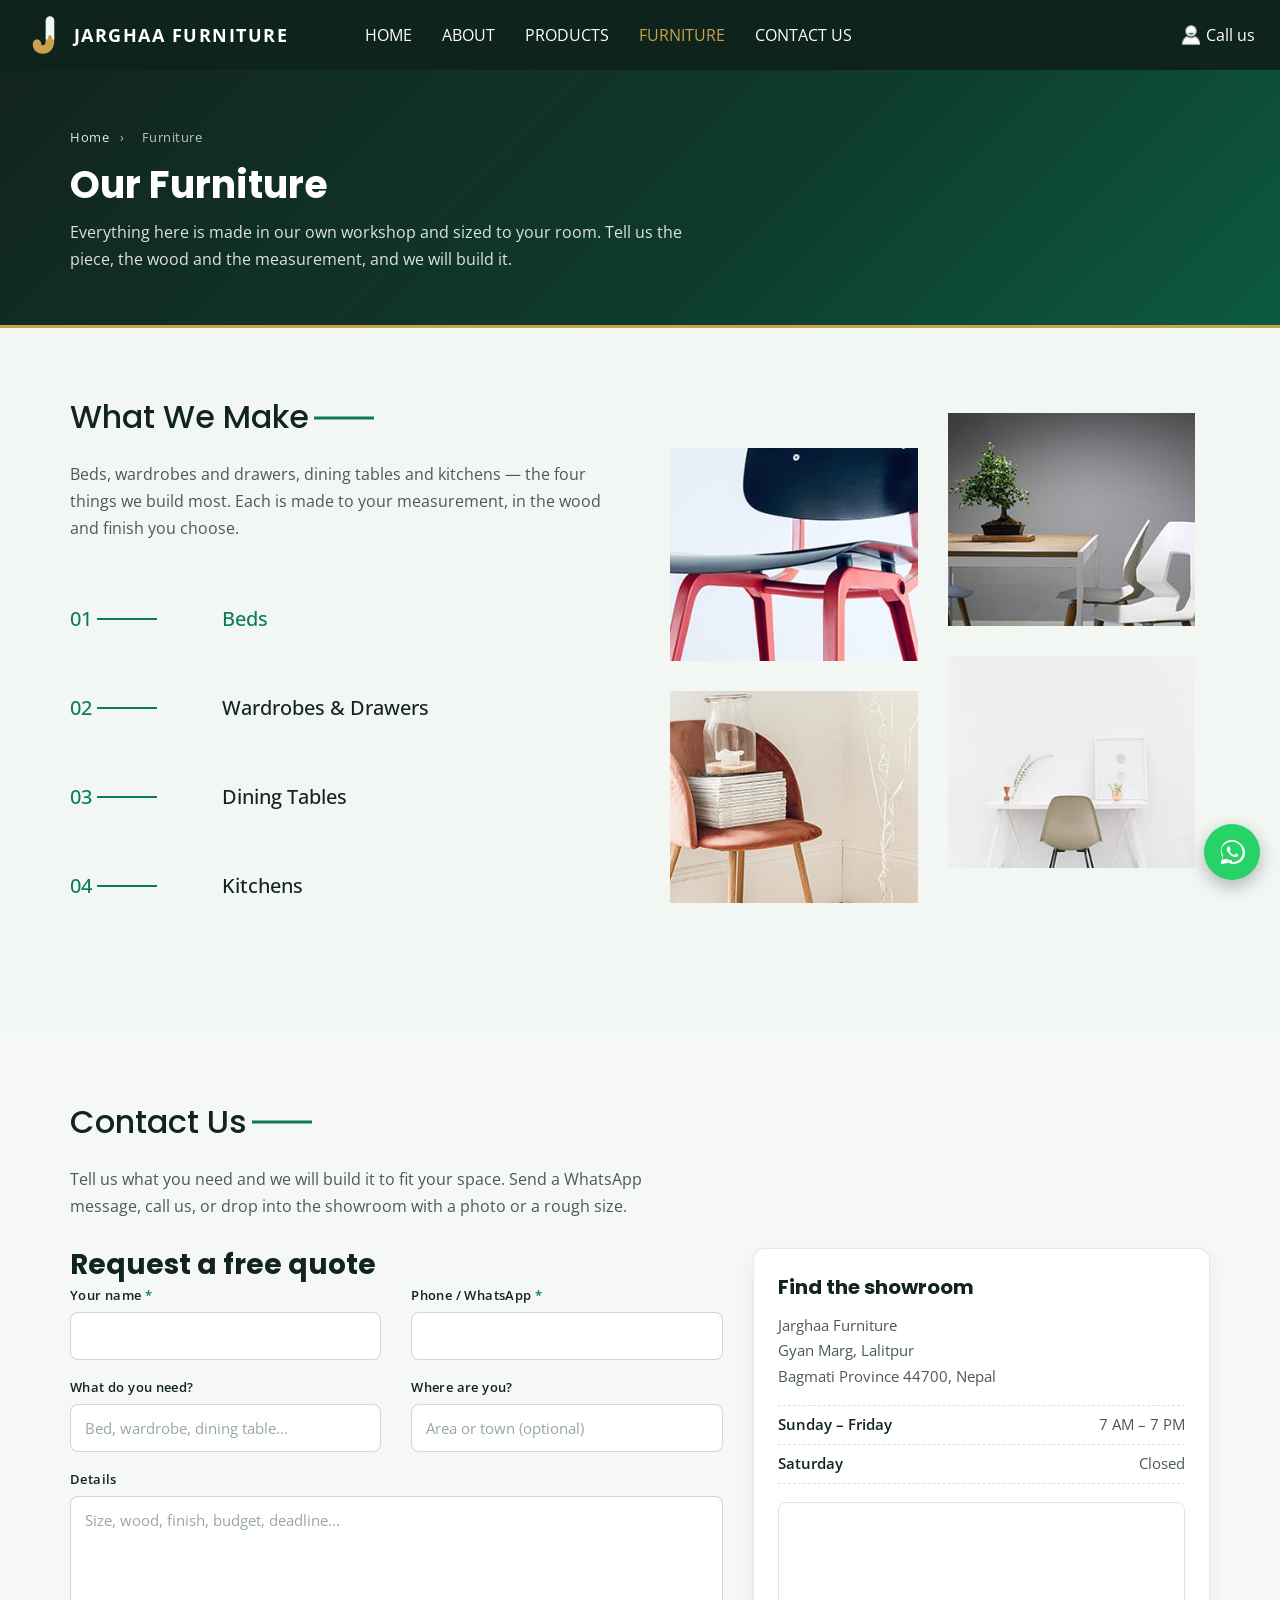
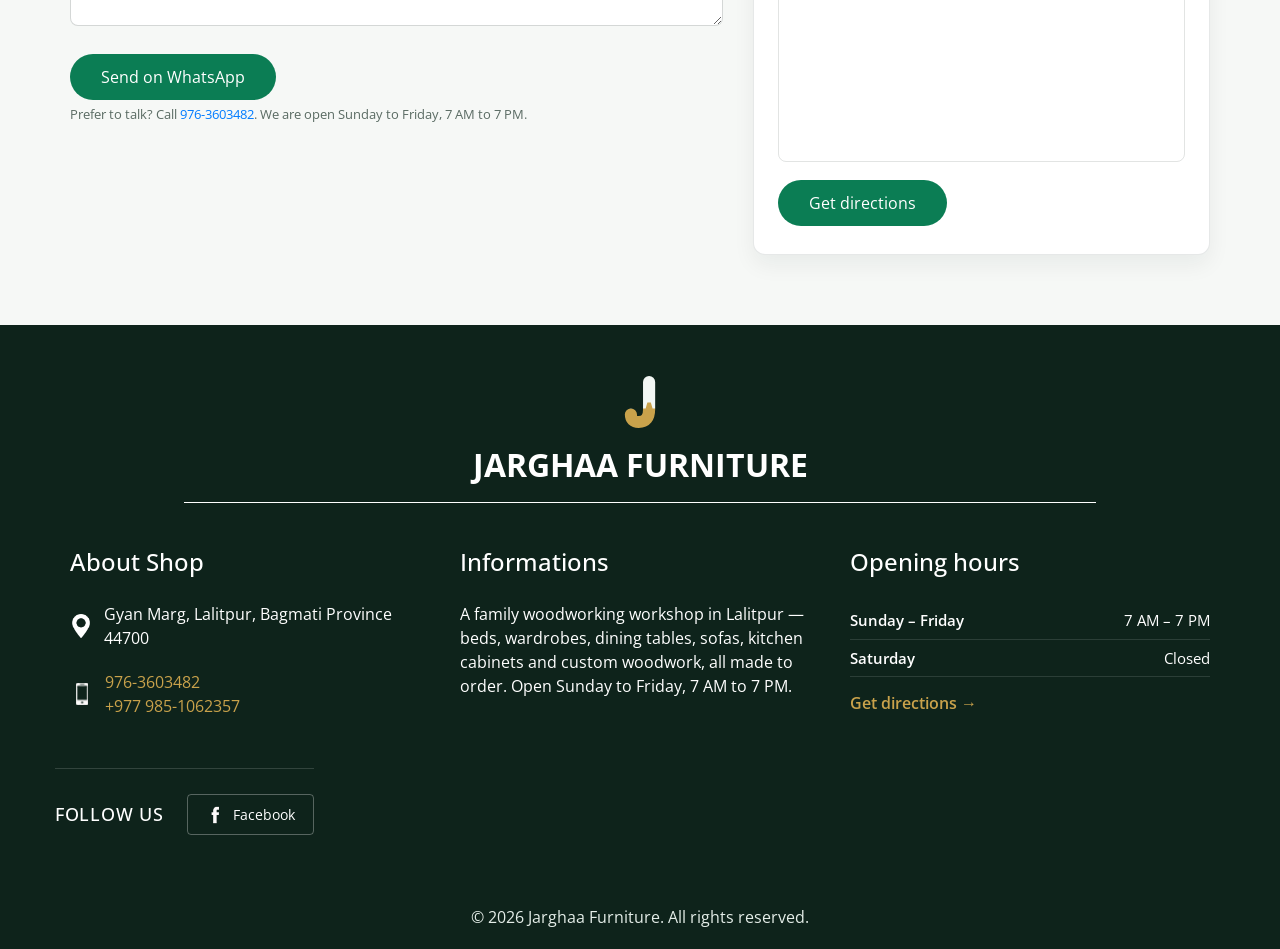
<file: furniture.html>
<!DOCTYPE html>
<html lang="en">

<head>
  <!-- Basic -->
  <meta charset="utf-8" />
  <meta http-equiv="X-UA-Compatible" content="IE=edge" />
  <!-- Mobile Metas -->
  <meta name="viewport" content="width=device-width, initial-scale=1, shrink-to-fit=no" />
  <!-- Site Metas -->
  <meta name="keywords" content="handmade furniture Lalitpur, wooden furniture Nepal, Jarghaa Furniture, beds, wardrobes, dining tables, sofas, kitchen cabinets, custom woodwork" />
  <meta name="description" content="Explore our handmade wooden furniture in Lalitpur - beds, wardrobes, dining tables, sofas and custom woodwork built to fit your space." />
  <meta name="author" content="Jarghaa Furniture" />

  <title>Furniture | Jarghaa Furniture, Lalitpur</title>
  <link rel="icon" type="image/svg+xml" href="images/logo-symbol.svg">
  <link rel="canonical" href="https://jarghaa.github.io/jarghaafurniture/furniture.html" />

  <!-- Open Graph -->
  <meta property="og:type" content="website" />
  <meta property="og:site_name" content="Jarghaa Furniture" />
  <meta property="og:title" content="Furniture | Jarghaa Furniture, Lalitpur" />
  <meta property="og:description" content="Explore our handmade wooden furniture in Lalitpur - beds, wardrobes, dining tables, sofas and custom woodwork built to fit your space." />
  <meta property="og:image" content="https://jarghaa.github.io/jarghaafurniture/images/logo-horizontal.png" />
  <meta property="og:url" content="https://jarghaa.github.io/jarghaafurniture/furniture.html" />

  <!-- Twitter -->
  <meta name="twitter:card" content="summary_large_image" />
  <meta name="twitter:title" content="Furniture | Jarghaa Furniture, Lalitpur" />
  <meta name="twitter:description" content="Explore our handmade wooden furniture in Lalitpur - beds, wardrobes, dining tables, sofas and custom woodwork built to fit your space." />
  <meta name="twitter:image" content="https://jarghaa.github.io/jarghaafurniture/images/logo-horizontal.png" />

  <meta name="theme-color" content="#0b7d54" />

  <!-- slider stylesheet -->
  <link rel="stylesheet" type="text/css"
    href="https://cdnjs.cloudflare.com/ajax/libs/OwlCarousel2/2.1.3/assets/owl.carousel.min.css" />

  <!-- bootstrap core css -->
  <link rel="stylesheet" type="text/css" href="css/bootstrap.css" />

  <!-- fonts style -->
  <link rel="preconnect" href="https://fonts.googleapis.com">
  <link rel="preconnect" href="https://fonts.gstatic.com" crossorigin>
  <link href="https://fonts.googleapis.com/css?family=Open+Sans:400,700|Poppins:400,700&display=swap" rel="stylesheet">
  <!-- Custom styles for this template -->
  <link href="css/style.css" rel="stylesheet" />
  <!-- responsive style -->
  <link href="css/responsive.css" rel="stylesheet" />
  <!-- Structured data: local business -->
  <script type="application/ld+json">
  {
    "@context": "https://schema.org",
    "@type": "FurnitureStore",
    "name": "Jarghaa Furniture",
    "description": "Handmade wood furniture in Lalitpur: beds, wardrobes, chests of drawers, dining tables, kitchen cabinets and revamps, sofas and custom woodwork.",
    "image": "https://jarghaa.github.io/jarghaafurniture/images/logo-horizontal.png",
    "url": "https://jarghaa.github.io/jarghaafurniture/",
    "telephone": "+977-9851062357",
    "priceRange": "$$",
    "address": {
      "@type": "PostalAddress",
      "streetAddress": "Gyan Marg",
      "addressLocality": "Lalitpur",
      "addressRegion": "Bagmati Province",
      "postalCode": "44700",
      "addressCountry": "NP"
    },
    "openingHoursSpecification": [
      {
        "@type": "OpeningHoursSpecification",
        "dayOfWeek": ["Sunday","Monday","Tuesday","Wednesday","Thursday","Friday"],
        "opens": "07:00",
        "closes": "19:00"
      }
    ]
  }
  </script>
</head>

<body class="sub_page">
  <div class="hero_area">
    <!-- header section strats -->
    <header class="header_section">
      <div class="container-fluid">
        <nav class="navbar navbar-expand-lg custom_nav-container" aria-label="Main navigation">
          <a class="navbar-brand" href="index.html">
            <img src="images/logo-symbol-light.svg" alt="Jarghaa Furniture logo">
            <span>Jarghaa Furniture</span>
          </a>
          <button class="navbar-toggler" type="button" data-toggle="collapse" data-target="#navbarSupportedContent"
            aria-controls="navbarSupportedContent" aria-expanded="false" aria-label="Toggle navigation">
            <span class="navbar-toggler-icon"></span>
          </button>

          <div class="collapse navbar-collapse" id="navbarSupportedContent">
            <ul class="navbar-nav  ">
              <li class="nav-item ">
                <a class="nav-link" href="index.html">Home </a>
              </li>
              <li class="nav-item">
                <a class="nav-link" href="about.html"> About</a>
              </li>
              <li class="nav-item">
                <a class="nav-link" href="shop.html">Products </a>
              </li>
              <li class="nav-item active">
                <a class="nav-link" href="furniture.html" aria-current="page"> Furniture <span class="sr-only">(current)</span></a>
              </li>
              <li class="nav-item">
                <a class="nav-link" href="contact.html">Contact us</a>
              </li>
            </ul>
            <div class="user_option">
              <a href="tel:9763603482">
                <img loading="lazy" decoding="async" src="images/user.png" alt="">
                <span>
                  Call us
                </span>
              </a>
            </div>
          </div>
          

        </nav>
      </div>
    </header>
    <!-- end header section -->
  </div>

  <!-- page banner -->

  <section class="page_banner">
    <div class="container">
      <nav class="crumb" aria-label="Breadcrumb">
        <a href="index.html">Home</a>
        <span aria-hidden="true">&rsaquo;</span>
        <span aria-current="page">Furniture</span>
      </nav>
      <h1>Our Furniture</h1>
      <p class="banner_lead">
        Everything here is made in our own workshop and sized to your room. Tell us the piece, the wood and the measurement, and we will build it.
      </p>
    </div>
  </section>

  <!-- end page banner -->

  <!-- trending section -->

  <section class="trending_section layout_padding">
    <div id="accordion">
      <div class="container">
        <div class="row">
          <div class="col-md-6">
            <div class="detail-box">
              <div class="heading_container">
                <h2>
                  What We Make
                </h2>
              </div>
              <p class="section_lead">
                Beds, wardrobes and drawers, dining tables and kitchens &mdash; the four things we build most. Each is made to your measurement, in the wood and finish you choose.
              </p>
              <div class="tab_container">
                <div class="t-link-box" data-toggle="collapse" data-target="#collapseOne" aria-expanded="true"
                  aria-controls="collapseOne">
                  <div class="number">
                    <h5>
                      01
                    </h5>
                  </div>
                  <hr>
                  <div class="t-name">
                    <h5>
                      Beds
                    </h5>
                  </div>
                </div>
                <div class="t-link-box collapsed" data-toggle="collapse" data-target="#collapseTwo"
                  aria-expanded="false" aria-controls="collapseTwo">
                  <div class="number">
                    <h5>
                      02
                    </h5>
                  </div>
                  <hr>
                  <div class="t-name">
                    <h5>
                      Wardrobes &amp; Drawers
                    </h5>
                  </div>
                </div>
                <div class="t-link-box collapsed" data-toggle="collapse" data-target="#collapseThree"
                  aria-expanded="false" aria-controls="collapseThree">
                  <div class="number">
                    <h5>
                      03
                    </h5>
                  </div>
                  <hr>
                  <div class="t-name">
                    <h5>
                      Dining Tables
                    </h5>
                  </div>
                </div>
                <div class="t-link-box collapsed" data-toggle="collapse" data-target="#collapseFour"
                  aria-expanded="false" aria-controls="collapseFour">
                  <div class="number">
                    <h5>
                      04
                    </h5>
                  </div>
                  <hr>
                  <div class="t-name">
                    <h5>
                      Kitchens
                    </h5>
                  </div>
                </div>
              </div>
            </div>
          </div>
          <div class="col-md-6">
            <div class="collapse show" id="collapseOne" aria-labelledby="headingOne" data-parent="#accordion">
              <div class="img_container ">
                <div class="box b-1">
                  <div class="img-box">
                    <img loading="lazy" decoding="async" src="images/t-1.jpg" alt="Red and black wooden chair made by Jarghaa Furniture">
                  </div>
                  <div class="img-box">
                    <img loading="lazy" decoding="async" src="images/t-2.jpg" alt="Wooden dining table and chairs in a dining room">
                  </div>
                </div>
                <div class="box b-2">
                  <div class="img-box">
                    <img loading="lazy" decoding="async" src="images/t-3.jpg" alt="Upholstered chair with wooden legs">
                  </div>
                  <div class="img-box">
                    <img loading="lazy" decoding="async" src="images/t-4.jpg" alt="Wooden study desk and chair">
                  </div>
                </div>
              </div>
            </div>
            <div class="collapse" id="collapseTwo" aria-labelledby="headingTwo" data-parent="#accordion">
              <div class="img_container ">
                <div class="box b-1">
                  <div class="img-box">
                    <picture>
                      <source type="image/webp" srcset="images/products/wardrobe-walnut-mirror.webp?v=2">
                      <img loading="lazy" decoding="async" src="images/products/wardrobe-walnut-mirror.jpg?v=2" width="1400" height="1200" alt="Walnut wall wardrobe with mirror and dresser unit by Jarghaa Furniture">
                    </picture>
                  </div>
                  <div class="img-box">
                    <picture>
                      <source type="image/webp" srcset="images/products/wardrobe-laminate-sliding.webp?v=2">
                      <img loading="lazy" decoding="async" src="images/products/wardrobe-laminate-sliding.jpg?v=2" width="1400" height="1200" alt="Laminate sliding-door wardrobe with a matching dresser unit by Jarghaa Furniture">
                    </picture>
                  </div>
                </div>
                <div class="box b-2">

                  <div class="img-box">
                    <picture>
                      <source type="image/webp" srcset="images/products/wardrobe-teak-workshop.webp?v=2">
                      <img loading="lazy" decoding="async" src="images/products/wardrobe-teak-workshop.jpg?v=2" width="1400" height="1200" alt="Solid teak four-door wardrobe with top cabinets, built in the Jarghaa Furniture workshop">
                    </picture>
                  </div>
                  <div class="img-box">
                    <picture>
                      <source type="image/webp" srcset="images/products/wardrobe-espresso.webp?v=2">
                      <img loading="lazy" decoding="async" src="images/products/wardrobe-espresso.jpg?v=2" width="1400" height="1200" alt="Four-door espresso wardrobe with top cabinets, made to measure by Jarghaa Furniture in Lalitpur">
                    </picture>
                  </div>
                </div>
              </div>
            </div>
            <div class="collapse" id="collapseThree" aria-labelledby="headingThree" data-parent="#accordion">
              <div class="img_container ">
                <div class="box b-1">
                  <div class="img-box">
                    <img loading="lazy" decoding="async" src="images/t-4.jpg" alt="Wooden study desk and chair">
                  </div>
                  <div class="img-box">
                    <img loading="lazy" decoding="async" src="images/t-1.jpg" alt="Red and black wooden chair made by Jarghaa Furniture">
                  </div>
                </div>
                <div class="box b-2">
                  <div class="img-box">
                    <img loading="lazy" decoding="async" src="images/t-3.jpg" alt="Upholstered chair with wooden legs">
                  </div>
                  <div class="img-box">
                    <img loading="lazy" decoding="async" src="images/t-2.jpg" alt="Wooden dining table and chairs in a dining room">
                  </div>
                </div>
              </div>
            </div>
            <div class="collapse" id="collapseFour" aria-labelledby="headingfour" data-parent="#accordion">
              <div class="img_container ">
                <div class="box b-1">
                  <div class="img-box">
                    <img loading="lazy" decoding="async" src="images/t-1.jpg" alt="Red and black wooden chair made by Jarghaa Furniture">
                  </div>

                  <div class="img-box">
                    <img loading="lazy" decoding="async" src="images/t-4.jpg" alt="Wooden study desk and chair">
                  </div>
                </div>
                <div class="box b-2">
                  <div class="img-box">
                    <img loading="lazy" decoding="async" src="images/t-3.jpg" alt="Upholstered chair with wooden legs">
                  </div>
                  <div class="img-box">
                    <img loading="lazy" decoding="async" src="images/t-2.jpg" alt="Wooden dining table and chairs in a dining room">
                  </div>
                </div>
              </div>
            </div>

          </div>
        </div>
      </div>
    </div>

  </section>

  <!-- end trending section -->


  <!-- contact strip -->

  <section class="quote_section layout_padding">
    <div class="container">
      <div class="heading_container">
        <h2>
          Contact Us
        </h2>
      </div>
      <p class="section_lead">
        Tell us what you need and we will build it to fit your space. Send a WhatsApp message, call us, or drop into the showroom with a photo or a rough size.
      </p>
      <div class="row">
        <div class="col-lg-7">
          <h3 class="enquiry_heading">Request a free quote</h3>
          <form class="enquiry_form" id="enquiryForm" novalidate>
            <div class="row">
              <div class="col-md-6">
                <label for="eqName">Your name <span class="req">*</span></label>
                <input type="text" id="eqName" name="name" autocomplete="name" required>
              </div>
              <div class="col-md-6">
                <label for="eqPhone">Phone / WhatsApp <span class="req">*</span></label>
                <input type="tel" id="eqPhone" name="phone" autocomplete="tel" required>
              </div>
              <div class="col-md-6">
                <label for="eqItem">What do you need?</label>
                <input type="text" id="eqItem" name="item" placeholder="Bed, wardrobe, dining table...">
              </div>
              <div class="col-md-6">
                <label for="eqPlace">Where are you?</label>
                <input type="text" id="eqPlace" name="area" placeholder="Area or town (optional)">
              </div>
              <div class="col-12">
                <label for="eqMsg">Details</label>
                <textarea id="eqMsg" name="details" placeholder="Size, wood, finish, budget, deadline..."></textarea>
              </div>
              <div class="col-12">
                <button type="submit" class="brand-btn">Send on WhatsApp</button>
                <p class="form_status" id="formStatus" role="status" aria-live="polite"></p>
                <p class="form-note">
                  Prefer to talk? Call <a href="tel:9763603482">976-3603482</a>. We are open Sunday to Friday, 7 AM to 7 PM.
                </p>
              </div>
            </div>
          </form>
        </div>
        <div class="col-lg-5">
          <div class="showroom_panel">
            <h3>Find the showroom</h3>
            <address>
              Jarghaa Furniture<br>
              Gyan Marg, Lalitpur<br>
              Bagmati Province 44700, Nepal
            </address>
            <ul class="showroom_meta">
              <li><span>Sunday &ndash; Friday</span><span>7 AM &ndash; 7 PM</span></li>
              <li><span>Saturday</span><span>Closed</span></li>
            </ul>
            <div class="map_container">
              <iframe title="Map showing the Jarghaa Furniture showroom on Gyan Marg, Lalitpur"
                src="https://www.google.com/maps?q=Jarghaa+Furniture+Gyan+Marg+Lalitpur&amp;output=embed"
                width="600" height="300" frameborder="0" style="border:0; width: 100%; height:100%"
                loading="lazy" allowfullscreen></iframe>
            </div>
            <a class="brand-btn"
              href="https://www.google.com/maps/dir/?api=1&amp;destination=Jarghaa+Furniture+Gyan+Marg+Lalitpur"
              target="_blank" rel="noopener">Get directions</a>
          </div>
        </div>
      </div>
    </div>
  </section>

  <!-- end contact strip -->

  <!-- info section -->
  <section class="info_section layout_padding2">
    <div class="container">
      <div class="info_logo">
        <img src="images/logo-symbol-light.svg" alt="Jarghaa Furniture logo" class="footer_logo">
        <h2>
          Jarghaa Furniture
        </h2>
      </div>
      <div class="row">
        <div class="col-md-4">
          <div class="info_contact">
            <h5>
              About Shop
            </h5>
            <div>
              <div class="img-box">
                <img loading="lazy" decoding="async" src="images/location-white.png" width="18px" alt="">
              </div>
              <p>
                Gyan Marg, Lalitpur, Bagmati Province 44700
              </p>
            </div>
            <div>
              <div class="img-box">
                <img loading="lazy" decoding="async" src="images/telephone-white.png" width="12px" alt="">
              </div>
              <p>
                <a href="tel:9763603482">976-3603482</a><br>
                <a href="tel:+9779851062357">+977 985-1062357</a>
              </p>
            </div>
          </div>
        </div>
        <div class="col-md-4">
          <div class="info_info">
            <h5>
              Informations
            </h5>
            <p>
              A family woodworking workshop in Lalitpur &mdash; beds, wardrobes, dining tables, sofas, kitchen cabinets
              and custom woodwork, all made to order. Open Sunday to Friday, 7 AM to 7 PM.
            </p>
          </div>
        </div>
        <div class="col-md-4">
          <div class="info_info">
            <h5>
              Opening hours
            </h5>
                                    <ul class="footer_hours">
              <li><span>Sunday &ndash; Friday</span><span>7 AM &ndash; 7 PM</span></li>
              <li><span>Saturday</span><span>Closed</span></li>
            </ul>
            <p class="footer_more">
              <a href="https://www.google.com/maps/dir/?api=1&amp;destination=Jarghaa+Furniture+Gyan+Marg+Lalitpur" target="_blank" rel="noopener">Get directions &rarr;</a>
            </p>
          </div>
        </div>
        <div class="footer_social">
          <h5>
            Follow us
          </h5>
          <a href="https://www.facebook.com/profile.php?id=100069235952736" target="_blank" rel="noopener" aria-label="Jarghaa Furniture on Facebook">
            <img loading="lazy" decoding="async" src="images/fb.png" width="18" height="18" alt="">
            <span>Facebook</span>
          </a>
        </div>
      </div>
    </div>
  </section>
  <!-- end info_section -->


  <!-- footer section -->
  <section class="container-fluid footer_section ">
    <div class="container">
      <p>
        &copy; 2026 Jarghaa Furniture. All rights reserved.
      </p>
    </div>
  </section>
  <!-- end  footer section -->


  <script type="text/javascript" src="js/jquery-3.4.1.min.js"></script>
  <script type="text/javascript" src="js/bootstrap.js"></script>
  <script type="text/javascript" src="https://cdnjs.cloudflare.com/ajax/libs/OwlCarousel2/2.2.1/owl.carousel.min.js">
  </script>
  <script type="text/javascript">
    $(".owl-carousel").owlCarousel({
      loop: true,
      margin: 10,
      nav: true,
      navText: [],
      autoplay: true,
      autoplayHoverPause: true,
      responsive: {
        0: {
          items: 1
        },
        420: {
          items: 2
        },
        1000: {
          items: 5
        }
      }

    });
  </script>
  
  <script>
    $('.carousel').on('slid.bs.carousel', function () {
      $(".indicator-2 li").removeClass("active");
      indicators = $(".carousel-indicators li.active").data("slide-to");
      a = $(".indicator-2").find("[data-slide-to='" + indicators + "']").addClass("active");
      console.log(indicators);

    })
  </script>

  <!-- WhatsApp click-to-chat -->
  <a class="whatsapp_float" href="https://wa.me/9779851062357?text=Hello%20Jarghaa%20Furniture%2C%20I%20would%20like%20a%20quote" target="_blank" rel="noopener" aria-label="Chat with Jarghaa Furniture on WhatsApp">
    <svg viewBox="0 0 32 32" aria-hidden="true"><path d="M16 3C9.4 3 4 8.4 4 15c0 2.1.6 4.1 1.6 5.9L4 29l8.3-1.6c1.7.9 3.6 1.4 5.7 1.4 6.6 0 12-5.4 12-12S22.6 3 16 3zm0 21.8c-1.9 0-3.7-.5-5.2-1.4l-.4-.2-4.9 1 1-4.8-.3-.4c-1-1.6-1.5-3.4-1.5-5.2C4.7 9.9 9.7 5 16 5s11.3 4.9 11.3 11-4.7 10.8-11.3 10.8z"/><path d="M22.4 18.6c-.3-.2-1.9-.9-2.2-1s-.5-.2-.7.2-.8 1-.9 1.2-.3.2-.6.1c-.3-.2-1.4-.5-2.6-1.6-1-.9-1.6-1.9-1.8-2.3s0-.5.1-.7l.5-.5c.2-.2.2-.3.3-.5s0-.4 0-.5-.7-1.7-.9-2.3c-.2-.6-.5-.5-.7-.5h-.6c-.2 0-.5.1-.8.4s-1 1-1 2.5 1.1 2.9 1.2 3.1c.2.2 2.1 3.2 5.1 4.5.7.3 1.3.5 1.7.6.7.2 1.4.2 1.9.1.6-.1 1.9-.8 2.1-1.5.3-.7.3-1.4.2-1.5s-.2-.2-.5-.3z"/></svg>
  </a>

  <script>
    (function () {
      var form = document.getElementById('enquiryForm');
      if (!form) return;
      var status = document.getElementById('formStatus');
      var field = function (id) { return document.getElementById(id); };

      function setError(el, on) {
        el.classList.toggle('field_error', on);
        el.setAttribute('aria-invalid', on ? 'true' : 'false');
      }
      function say(message, ok) {
        status.textContent = message;
        status.classList.toggle('is_error', !ok);
        status.classList.toggle('is_ok', !!ok);
      }

      form.addEventListener('input', function (e) {
        if (e.target && e.target.classList) setError(e.target, false);
        say('', true);
      });

      form.addEventListener('submit', function (e) {
        e.preventDefault();
        var name = field('eqName').value.trim();
        var phone = field('eqPhone').value.trim();
        var item = field('eqItem').value.trim();
        var area = field('eqPlace').value.trim();
        var details = field('eqMsg').value.trim();

        var bad = [];
        if (!name) { setError(field('eqName'), true); bad.push(field('eqName')); }
        if (!phone) { setError(field('eqPhone'), true); bad.push(field('eqPhone')); }
        if (bad.length) {
          say('Please add your name and a phone number so we can reply.', false);
          bad[0].focus();
          return;
        }

        var lines = ['Hello Jarghaa Furniture, I would like a quote.', 'Name: ' + name, 'Phone: ' + phone];
        if (item) lines.push('Item: ' + item);
        if (area) lines.push('Area: ' + area);
        if (details) lines.push('Details: ' + details);

        var url = 'https://wa.me/9779851062357?text=' + encodeURIComponent(lines.join('\n'));
        var win = window.open(url, '_blank');
        say(win
          ? 'WhatsApp is opening with your details - press send there to reach us.'
          : 'Please allow pop-ups for this site, or message us directly on WhatsApp.', !!win);
      });
    })();
  </script>

</body>

</html>
</file>
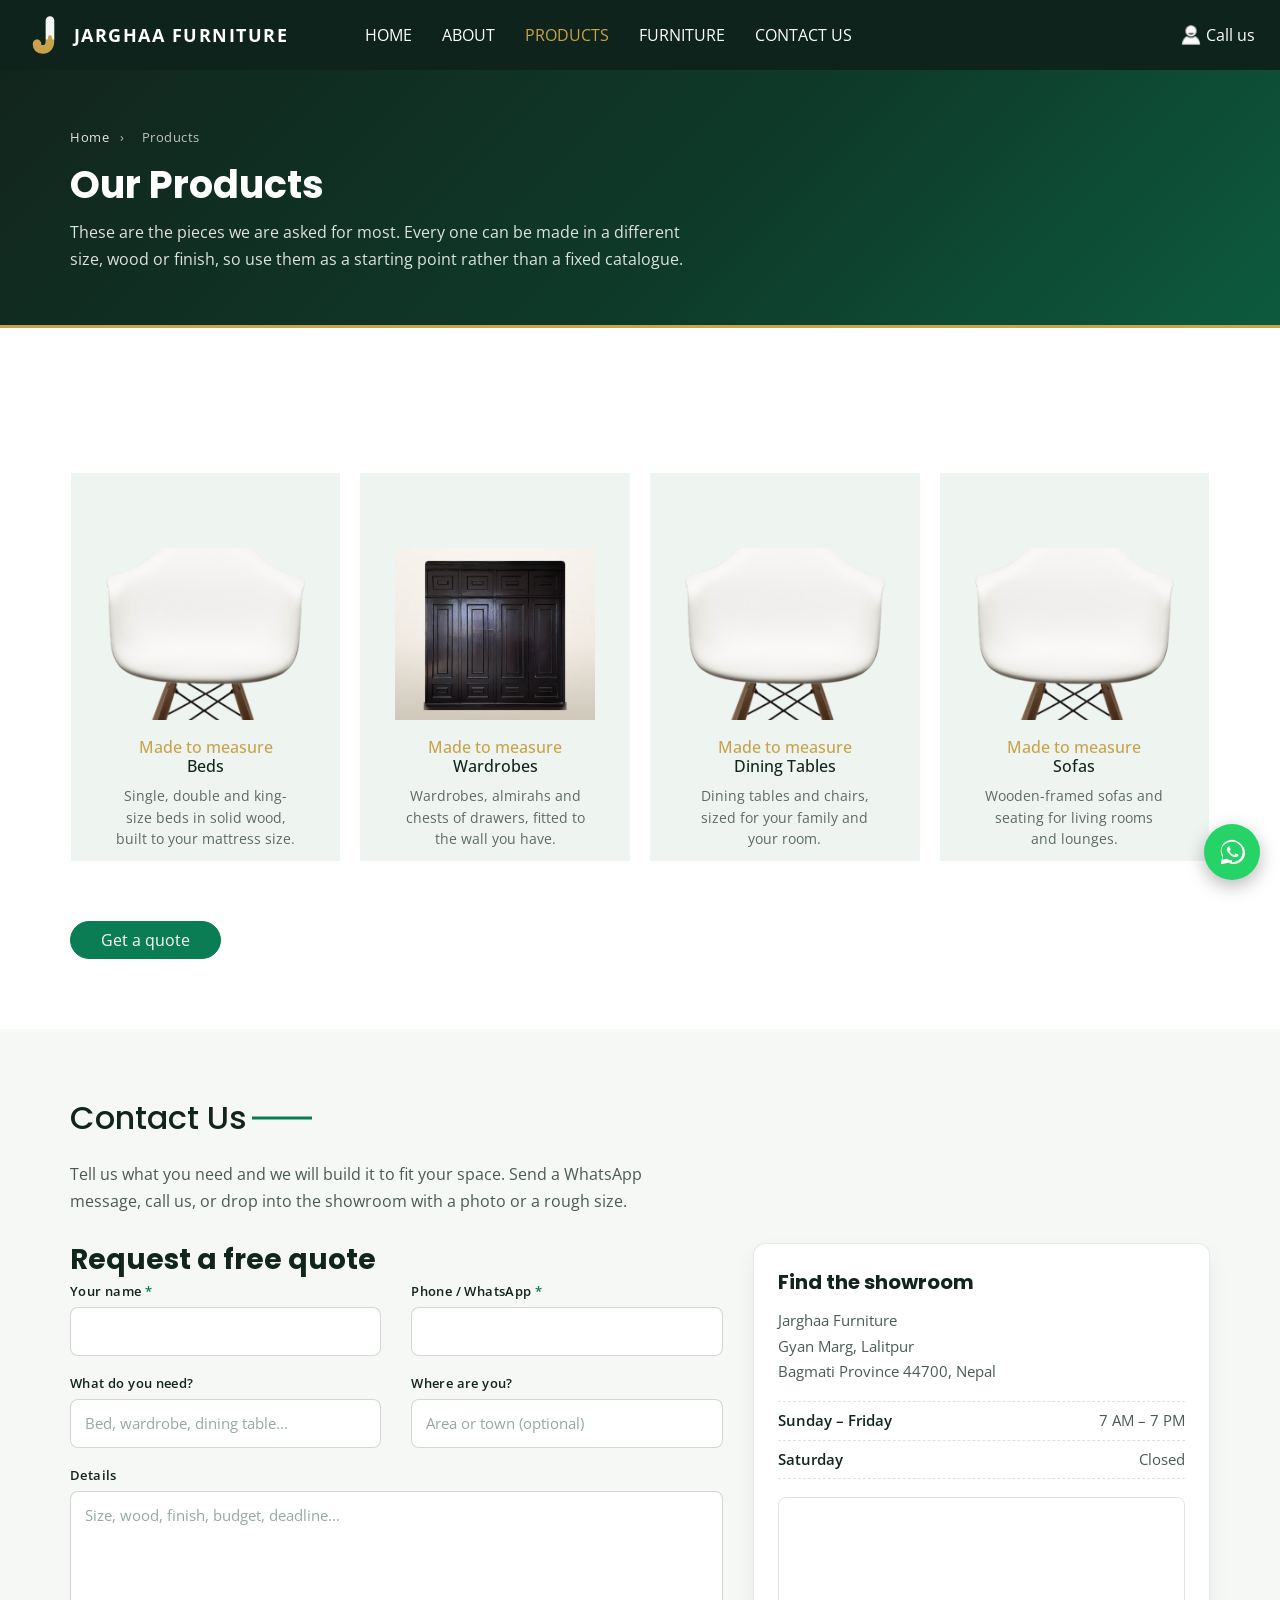
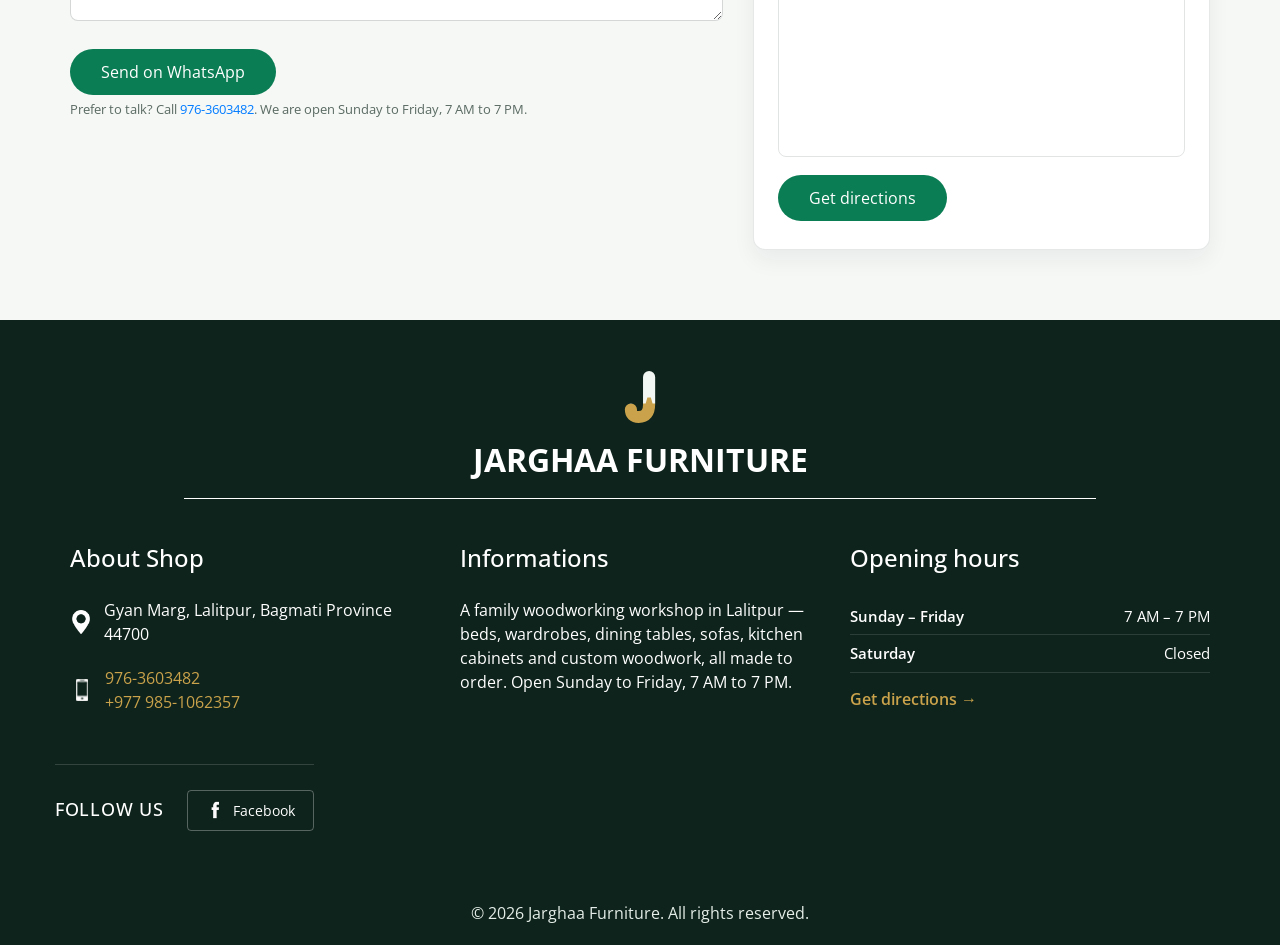
<file: shop.html>
<!DOCTYPE html>
<html lang="en">

<head>
  <!-- Basic -->
  <meta charset="utf-8" />
  <meta http-equiv="X-UA-Compatible" content="IE=edge" />
  <!-- Mobile Metas -->
  <meta name="viewport" content="width=device-width, initial-scale=1, shrink-to-fit=no" />
  <!-- Site Metas -->
  <meta name="keywords" content="handmade furniture Lalitpur, wooden furniture Nepal, Jarghaa Furniture, beds, wardrobes, dining tables, sofas, kitchen cabinets, custom woodwork" />
  <meta name="description" content="Browse Jarghaa Furniture products: beds, wardrobes, chests of drawers, dining tables, kitchen cabinets and sofas, handmade in Lalitpur, Nepal." />
  <meta name="author" content="Jarghaa Furniture" />

  <title>Products | Jarghaa Furniture - Beds, Wardrobes & Dining Tables</title>
  <link rel="icon" type="image/svg+xml" href="images/logo-symbol.svg">
  <link rel="canonical" href="https://jarghaa.github.io/jarghaafurniture/shop.html" />

  <!-- Open Graph -->
  <meta property="og:type" content="website" />
  <meta property="og:site_name" content="Jarghaa Furniture" />
  <meta property="og:title" content="Products | Jarghaa Furniture - Beds, Wardrobes & Dining Tables" />
  <meta property="og:description" content="Browse Jarghaa Furniture products: beds, wardrobes, chests of drawers, dining tables, kitchen cabinets and sofas, handmade in Lalitpur, Nepal." />
  <meta property="og:image" content="https://jarghaa.github.io/jarghaafurniture/images/logo-horizontal.png" />
  <meta property="og:url" content="https://jarghaa.github.io/jarghaafurniture/shop.html" />

  <!-- Twitter -->
  <meta name="twitter:card" content="summary_large_image" />
  <meta name="twitter:title" content="Products | Jarghaa Furniture - Beds, Wardrobes & Dining Tables" />
  <meta name="twitter:description" content="Browse Jarghaa Furniture products: beds, wardrobes, chests of drawers, dining tables, kitchen cabinets and sofas, handmade in Lalitpur, Nepal." />
  <meta name="twitter:image" content="https://jarghaa.github.io/jarghaafurniture/images/logo-horizontal.png" />

  <meta name="theme-color" content="#0b7d54" />

  <!-- slider stylesheet -->
  <link rel="stylesheet" type="text/css"
    href="https://cdnjs.cloudflare.com/ajax/libs/OwlCarousel2/2.1.3/assets/owl.carousel.min.css" />

  <!-- bootstrap core css -->
  <link rel="stylesheet" type="text/css" href="css/bootstrap.css" />

  <!-- fonts style -->
  <link rel="preconnect" href="https://fonts.googleapis.com">
  <link rel="preconnect" href="https://fonts.gstatic.com" crossorigin>
  <link href="https://fonts.googleapis.com/css?family=Open+Sans:400,700|Poppins:400,700&display=swap" rel="stylesheet">
  <!-- Custom styles for this template -->
  <link href="css/style.css" rel="stylesheet" />
  <!-- responsive style -->
  <link href="css/responsive.css" rel="stylesheet" />
  <!-- Structured data: local business -->
  <script type="application/ld+json">
  {
    "@context": "https://schema.org",
    "@type": "FurnitureStore",
    "name": "Jarghaa Furniture",
    "description": "Handmade wood furniture in Lalitpur: beds, wardrobes, chests of drawers, dining tables, kitchen cabinets and revamps, sofas and custom woodwork.",
    "image": "https://jarghaa.github.io/jarghaafurniture/images/logo-horizontal.png",
    "url": "https://jarghaa.github.io/jarghaafurniture/",
    "telephone": "+977-9851062357",
    "priceRange": "$$",
    "address": {
      "@type": "PostalAddress",
      "streetAddress": "Gyan Marg",
      "addressLocality": "Lalitpur",
      "addressRegion": "Bagmati Province",
      "postalCode": "44700",
      "addressCountry": "NP"
    },
    "openingHoursSpecification": [
      {
        "@type": "OpeningHoursSpecification",
        "dayOfWeek": ["Sunday","Monday","Tuesday","Wednesday","Thursday","Friday"],
        "opens": "07:00",
        "closes": "19:00"
      }
    ]
  }
  </script>
</head>

<body class="sub_page">
  <div class="hero_area">
    <!-- header section strats -->
    <header class="header_section">
      <div class="container-fluid">
        <nav class="navbar navbar-expand-lg custom_nav-container" aria-label="Main navigation">
          <a class="navbar-brand" href="index.html">
            <img src="images/logo-symbol-light.svg" alt="Jarghaa Furniture logo">
            <span>Jarghaa Furniture</span>
          </a>
          <button class="navbar-toggler" type="button" data-toggle="collapse" data-target="#navbarSupportedContent"
            aria-controls="navbarSupportedContent" aria-expanded="false" aria-label="Toggle navigation">
            <span class="navbar-toggler-icon"></span>
          </button>

          <div class="collapse navbar-collapse" id="navbarSupportedContent">
            <ul class="navbar-nav  ">
              <li class="nav-item ">
                <a class="nav-link" href="index.html">Home </a>
              </li>
              <li class="nav-item">
                <a class="nav-link" href="about.html"> About</a>
              </li>
              <li class="nav-item active">
                <a class="nav-link" href="shop.html" aria-current="page">Products <span class="sr-only">(current)</span></a>
              </li>
              <li class="nav-item">
                <a class="nav-link" href="furniture.html"> Furniture </a>
              </li>
              <li class="nav-item">
                <a class="nav-link" href="contact.html">Contact us</a>
              </li>
            </ul>
            <div class="user_option">
              <a href="tel:9763603482">
                <img loading="lazy" decoding="async" src="images/user.png" alt="">
                <span>
                  Call us
                </span>
              </a>
            </div>
          </div>
          

        </nav>
      </div>
    </header>
    <!-- end header section -->
  </div>

  <!-- page banner -->

  <section class="page_banner">
    <div class="container">
      <nav class="crumb" aria-label="Breadcrumb">
        <a href="index.html">Home</a>
        <span aria-hidden="true">&rsaquo;</span>
        <span aria-current="page">Products</span>
      </nav>
      <h1>Our Products</h1>
      <p class="banner_lead">
        These are the pieces we are asked for most. Every one can be made in a different size, wood or finish, so use them as a starting point rather than a fixed catalogue.
      </p>
    </div>
  </section>

  <!-- end page banner -->



  <!-- brand section -->

  <section class="brand_section layout_padding">
    <div class="container">
      <div class="brand_container layout_padding2">
        <div class="box">
          <a href="contact.html">
            
            <div class="img-box">
              <img loading="lazy" decoding="async" src="images/slider-img.png" alt="Handmade wooden chair built by Jarghaa Furniture in Lalitpur">
            </div>
            <div class="detail-box">
              <h6 class="price">
                Made to measure
              </h6>
              <h6>
                Beds
              </h6>
              <p class="card_desc">Single, double and king-size beds in solid wood, built to your mattress size.</p>
            </div>
          </a>
        </div>
        <div class="box">
          <a href="contact.html">
            <div class="img-box">
              <picture>
                <source type="image/webp" srcset="images/products/wardrobe-espresso.webp?v=2">
                <img loading="lazy" decoding="async" src="images/products/wardrobe-espresso.jpg?v=2" width="1400" height="1200" alt="Four-door espresso wardrobe with top cabinets, made to measure by Jarghaa Furniture in Lalitpur">
              </picture>
            </div>
            <div class="detail-box">
              <h6 class="price">
                Made to measure
              </h6>
              <h6>
                Wardrobes
              </h6>
              <p class="card_desc">Wardrobes, almirahs and chests of drawers, fitted to the wall you have.</p>
            </div>
          </a>
        </div>
        <div class="box">
          <a href="contact.html">
            <div class="img-box">
              <img loading="lazy" decoding="async" src="images/slider-img.png" alt="Handmade wooden chair built by Jarghaa Furniture in Lalitpur">
            </div>
            <div class="detail-box">
              <h6 class="price">
                Made to measure
              </h6>
              <h6>
                Dining Tables
              </h6>
              <p class="card_desc">Dining tables and chairs, sized for your family and your room.</p>
            </div>
          </a>
        </div>
        <div class="box">
          <a href="contact.html">
            <div class="img-box">
              <img loading="lazy" decoding="async" src="images/slider-img.png" alt="Handmade wooden chair built by Jarghaa Furniture in Lalitpur">
            </div>
            <div class="detail-box">
              <h6 class="price">
                Made to measure
              </h6>
              <h6>
                Sofas
              </h6>
              <p class="card_desc">Wooden-framed sofas and seating for living rooms and lounges.</p>
            </div>
          </a>
        </div>
      </div>
      <a href="contact.html" class="brand-btn">
        Get a quote
      </a>
    </div>
  </section>

  <!-- end brand section -->


  <!-- contact strip -->

  <section class="quote_section layout_padding">
    <div class="container">
      <div class="heading_container">
        <h2>
          Contact Us
        </h2>
      </div>
      <p class="section_lead">
        Tell us what you need and we will build it to fit your space. Send a WhatsApp message, call us, or drop into the showroom with a photo or a rough size.
      </p>
      <div class="row">
        <div class="col-lg-7">
          <h3 class="enquiry_heading">Request a free quote</h3>
          <form class="enquiry_form" id="enquiryForm" novalidate>
            <div class="row">
              <div class="col-md-6">
                <label for="eqName">Your name <span class="req">*</span></label>
                <input type="text" id="eqName" name="name" autocomplete="name" required>
              </div>
              <div class="col-md-6">
                <label for="eqPhone">Phone / WhatsApp <span class="req">*</span></label>
                <input type="tel" id="eqPhone" name="phone" autocomplete="tel" required>
              </div>
              <div class="col-md-6">
                <label for="eqItem">What do you need?</label>
                <input type="text" id="eqItem" name="item" placeholder="Bed, wardrobe, dining table...">
              </div>
              <div class="col-md-6">
                <label for="eqPlace">Where are you?</label>
                <input type="text" id="eqPlace" name="area" placeholder="Area or town (optional)">
              </div>
              <div class="col-12">
                <label for="eqMsg">Details</label>
                <textarea id="eqMsg" name="details" placeholder="Size, wood, finish, budget, deadline..."></textarea>
              </div>
              <div class="col-12">
                <button type="submit" class="brand-btn">Send on WhatsApp</button>
                <p class="form_status" id="formStatus" role="status" aria-live="polite"></p>
                <p class="form-note">
                  Prefer to talk? Call <a href="tel:9763603482">976-3603482</a>. We are open Sunday to Friday, 7 AM to 7 PM.
                </p>
              </div>
            </div>
          </form>
        </div>
        <div class="col-lg-5">
          <div class="showroom_panel">
            <h3>Find the showroom</h3>
            <address>
              Jarghaa Furniture<br>
              Gyan Marg, Lalitpur<br>
              Bagmati Province 44700, Nepal
            </address>
            <ul class="showroom_meta">
              <li><span>Sunday &ndash; Friday</span><span>7 AM &ndash; 7 PM</span></li>
              <li><span>Saturday</span><span>Closed</span></li>
            </ul>
            <div class="map_container">
              <iframe title="Map showing the Jarghaa Furniture showroom on Gyan Marg, Lalitpur"
                src="https://www.google.com/maps?q=Jarghaa+Furniture+Gyan+Marg+Lalitpur&amp;output=embed"
                width="600" height="300" frameborder="0" style="border:0; width: 100%; height:100%"
                loading="lazy" allowfullscreen></iframe>
            </div>
            <a class="brand-btn"
              href="https://www.google.com/maps/dir/?api=1&amp;destination=Jarghaa+Furniture+Gyan+Marg+Lalitpur"
              target="_blank" rel="noopener">Get directions</a>
          </div>
        </div>
      </div>
    </div>
  </section>

  <!-- end contact strip -->

  <!-- info section -->
  <section class="info_section layout_padding2">
    <div class="container">
      <div class="info_logo">
        <img src="images/logo-symbol-light.svg" alt="Jarghaa Furniture logo" class="footer_logo">
        <h2>
          Jarghaa Furniture
        </h2>
      </div>
      <div class="row">
        <div class="col-md-4">
          <div class="info_contact">
            <h5>
              About Shop
            </h5>
            <div>
              <div class="img-box">
                <img loading="lazy" decoding="async" src="images/location-white.png" width="18px" alt="">
              </div>
              <p>
                Gyan Marg, Lalitpur, Bagmati Province 44700
              </p>
            </div>
            <div>
              <div class="img-box">
                <img loading="lazy" decoding="async" src="images/telephone-white.png" width="12px" alt="">
              </div>
              <p>
                <a href="tel:9763603482">976-3603482</a><br>
                <a href="tel:+9779851062357">+977 985-1062357</a>
              </p>
            </div>
          </div>
        </div>
        <div class="col-md-4">
          <div class="info_info">
            <h5>
              Informations
            </h5>
            <p>
              A family woodworking workshop in Lalitpur &mdash; beds, wardrobes, dining tables, sofas, kitchen cabinets
              and custom woodwork, all made to order. Open Sunday to Friday, 7 AM to 7 PM.
            </p>
          </div>
        </div>
        <div class="col-md-4">
          <div class="info_info">
            <h5>
              Opening hours
            </h5>
                                    <ul class="footer_hours">
              <li><span>Sunday &ndash; Friday</span><span>7 AM &ndash; 7 PM</span></li>
              <li><span>Saturday</span><span>Closed</span></li>
            </ul>
            <p class="footer_more">
              <a href="https://www.google.com/maps/dir/?api=1&amp;destination=Jarghaa+Furniture+Gyan+Marg+Lalitpur" target="_blank" rel="noopener">Get directions &rarr;</a>
            </p>
          </div>
        </div>
        <div class="footer_social">
          <h5>
            Follow us
          </h5>
          <a href="https://www.facebook.com/profile.php?id=100069235952736" target="_blank" rel="noopener" aria-label="Jarghaa Furniture on Facebook">
            <img loading="lazy" decoding="async" src="images/fb.png" width="18" height="18" alt="">
            <span>Facebook</span>
          </a>
        </div>
      </div>
    </div>
  </section>
  <!-- end info_section -->


  <!-- footer section -->
  <section class="container-fluid footer_section ">
    <div class="container">
      <p>
        &copy; 2026 Jarghaa Furniture. All rights reserved.
      </p>
    </div>
  </section>
  <!-- end  footer section -->


  <script type="text/javascript" src="js/jquery-3.4.1.min.js"></script>
  <script type="text/javascript" src="js/bootstrap.js"></script>
  <script type="text/javascript" src="https://cdnjs.cloudflare.com/ajax/libs/OwlCarousel2/2.2.1/owl.carousel.min.js">
  </script>
  <script type="text/javascript">
    $(".owl-carousel").owlCarousel({
      loop: true,
      margin: 10,
      nav: true,
      navText: [],
      autoplay: true,
      autoplayHoverPause: true,
      responsive: {
        0: {
          items: 1
        },
        420: {
          items: 2
        },
        1000: {
          items: 5
        }
      }

    });
  </script>
  
  <script>
    $('.carousel').on('slid.bs.carousel', function () {
      $(".indicator-2 li").removeClass("active");
      indicators = $(".carousel-indicators li.active").data("slide-to");
      a = $(".indicator-2").find("[data-slide-to='" + indicators + "']").addClass("active");
      console.log(indicators);

    })
  </script>

  <!-- WhatsApp click-to-chat -->
  <a class="whatsapp_float" href="https://wa.me/9779851062357?text=Hello%20Jarghaa%20Furniture%2C%20I%20would%20like%20a%20quote" target="_blank" rel="noopener" aria-label="Chat with Jarghaa Furniture on WhatsApp">
    <svg viewBox="0 0 32 32" aria-hidden="true"><path d="M16 3C9.4 3 4 8.4 4 15c0 2.1.6 4.1 1.6 5.9L4 29l8.3-1.6c1.7.9 3.6 1.4 5.7 1.4 6.6 0 12-5.4 12-12S22.6 3 16 3zm0 21.8c-1.9 0-3.7-.5-5.2-1.4l-.4-.2-4.9 1 1-4.8-.3-.4c-1-1.6-1.5-3.4-1.5-5.2C4.7 9.9 9.7 5 16 5s11.3 4.9 11.3 11-4.7 10.8-11.3 10.8z"/><path d="M22.4 18.6c-.3-.2-1.9-.9-2.2-1s-.5-.2-.7.2-.8 1-.9 1.2-.3.2-.6.1c-.3-.2-1.4-.5-2.6-1.6-1-.9-1.6-1.9-1.8-2.3s0-.5.1-.7l.5-.5c.2-.2.2-.3.3-.5s0-.4 0-.5-.7-1.7-.9-2.3c-.2-.6-.5-.5-.7-.5h-.6c-.2 0-.5.1-.8.4s-1 1-1 2.5 1.1 2.9 1.2 3.1c.2.2 2.1 3.2 5.1 4.5.7.3 1.3.5 1.7.6.7.2 1.4.2 1.9.1.6-.1 1.9-.8 2.1-1.5.3-.7.3-1.4.2-1.5s-.2-.2-.5-.3z"/></svg>
  </a>

  <script>
    (function () {
      var form = document.getElementById('enquiryForm');
      if (!form) return;
      var status = document.getElementById('formStatus');
      var field = function (id) { return document.getElementById(id); };

      function setError(el, on) {
        el.classList.toggle('field_error', on);
        el.setAttribute('aria-invalid', on ? 'true' : 'false');
      }
      function say(message, ok) {
        status.textContent = message;
        status.classList.toggle('is_error', !ok);
        status.classList.toggle('is_ok', !!ok);
      }

      form.addEventListener('input', function (e) {
        if (e.target && e.target.classList) setError(e.target, false);
        say('', true);
      });

      form.addEventListener('submit', function (e) {
        e.preventDefault();
        var name = field('eqName').value.trim();
        var phone = field('eqPhone').value.trim();
        var item = field('eqItem').value.trim();
        var area = field('eqPlace').value.trim();
        var details = field('eqMsg').value.trim();

        var bad = [];
        if (!name) { setError(field('eqName'), true); bad.push(field('eqName')); }
        if (!phone) { setError(field('eqPhone'), true); bad.push(field('eqPhone')); }
        if (bad.length) {
          say('Please add your name and a phone number so we can reply.', false);
          bad[0].focus();
          return;
        }

        var lines = ['Hello Jarghaa Furniture, I would like a quote.', 'Name: ' + name, 'Phone: ' + phone];
        if (item) lines.push('Item: ' + item);
        if (area) lines.push('Area: ' + area);
        if (details) lines.push('Details: ' + details);

        var url = 'https://wa.me/9779851062357?text=' + encodeURIComponent(lines.join('\n'));
        var win = window.open(url, '_blank');
        say(win
          ? 'WhatsApp is opening with your details - press send there to reach us.'
          : 'Please allow pop-ups for this site, or message us directly on WhatsApp.', !!win);
      });
    })();
  </script>

</body>

</html>
</file>
<file: css/style.css>
body {
  font-family: "Open Sans", sans-serif;
  color: #2d2d2d;
  background-color: #ffffff;
}

.layout_padding {
  padding-top: 90px;
  padding-bottom: 90px;
}

.layout_padding2 {
  padding: 45px 0;
}

.layout_padding2-top {
  padding-top: 45px;
  padding-bottom: 45px;
}

.layout_padding2-bottom {
  padding-bottom: 45px;
}

.layout_padding-top {
  padding-top: 90px;
}

.layout_padding-bottom {
  padding-bottom: 90px;
}

.heading_container {
  display: flex;
}
.heading_container h2 {
  color: #12251d;
  position: relative;
  font-family: "Poppins", sans-serif;
}
.heading_container h2::before {
  content: "";
  width: 60px;
  height: 3px;
  position: absolute;
  top: 50%;
  right: -5px;
  background-color: #0b7d54;
  transform: translate(100%, -50%);
}

/*header section*/
.hero_area {
  height: 100vh;
  background-image: url(../images/hero-bg.jpg);
  background-size: cover;
  position: relative;
  background-repeat: no-repeat;
  overflow: hidden;
}
.hero_area::after {
  content: "";
  position: absolute;
  bottom: 0;
  right: 0;
  width: 45%;
  height: 100%;
  background-image: url(../images/hero-side-bg.png);
  background-size: cover;
  background-color: rgba(14, 35, 27, 0.85);
}

.sub_page .hero_area {
  height: auto;
  background-size: auto;
}

.hero_area.sub_pages {
  height: auto;
}

.header_section {
  overflow-x: hidden;
  background-color: rgba(14, 35, 27, 0.92);
}
.header_section .container-fluid {
  padding-right: 25px;
  padding-left: 25px;
}
.header_section .nav_container {
  margin: 0 auto;
}
.header_section .user_option {
  display: flex;
  align-items: center;
}
.header_section .user_option a {
  display: flex;
  color: #ffffff;
  align-items: center;
}
.header_section .user_option a img {
  min-width: 20px;
  height: 20px;
  margin-right: 5px;
}

.custom_nav-container.navbar-expand-lg .navbar-nav .nav-item .nav-link {
  padding: 10px 15px;
  color: #ffffff;
  text-align: center;
  text-transform: uppercase;
}
.custom_nav-container.navbar-expand-lg .navbar-nav .nav-item.active .nav-link, .custom_nav-container.navbar-expand-lg .navbar-nav .nav-item:hover .nav-link {
  color: #c9a24b;
}

a,
a:hover,
a:focus {
  text-decoration: none;
}

a:hover,
a:focus {
  color: initial;
}

.btn,
.btn:focus {
  outline: none !important;
  box-shadow: none;
}

.custom_nav-container .nav_search-btn {
  background-image: url(../images/search-icon.png);
  background-size: 17px;
  background-repeat: no-repeat;
  background-position-y: 7px;
  width: 35px;
  height: 35px;
  padding: 0;
  border: none;
}

.custom_nav-container form {
  padding-top: 7px;
}

.navbar-brand {
  margin-right: 5%;
  display: flex;
  align-items: center;
}
.navbar-brand img {
  height: 46px;
  width: auto;
  margin-right: 12px;
}
.navbar-brand span {
  text-transform: uppercase;
  font-weight: 700;
  color: #ffffff;
  font-size: 18px;
  letter-spacing: 1.5px;
  line-height: 1;
}

.custom_nav-container {
  z-index: 99999;
  padding: 0;
  height: 70px;
}

.custom_nav-container .navbar-toggler {
  outline: none;
}
.custom_nav-container .navbar-toggler .navbar-toggler-icon {
  background-image: url(../images/menu.png);
  background-size: 50px;
  width: 30px;
  height: 30px;
}

.lg_toggl-btn {
  background-color: transparent;
  border: none;
  outline: none;
  width: 56px;
  height: 40px;
  cursor: pointer;
}
.lg_toggl-btn:focus {
  outline: none;
}

.login_btn-container {
  padding-top: 30px;
}
.login_btn-container a {
  color: #0b7d54;
  text-transform: uppercase;
}

/*end header section*/
/* slider section */
.slider_section {
  height: calc(90% - 70px);
  display: flex;
  align-items: center;
}
.slider_section .container {
  position: relative;
  z-index: 2;
}
.slider_section .number_box {
  width: 50px;
  position: absolute;
  right: 25px;
  top: 46%;
  display: flex;
  flex-direction: column;
  align-items: center;
  color: #ffffff;
  transform: translateY(-50%);
  z-index: 2;
  font-size: 22px;
}
.slider_section .number_box::before {
  content: "";
  width: 50px;
  height: 1px;
  background-color: #ffffff;
  position: absolute;
  top: 50%;
  left: 50%;
  transform: translate(-50%, -50%);
}
.slider_section .row {
  align-items: center;
}
.slider_section .detail-box h1,
.slider_section .detail-box h2 {
  font-size: 2.5rem;
  color: #0b7d54;
  text-transform: uppercase;
}
.slider_section .detail-box h1 span,
.slider_section .detail-box h2 span {
  font-size: 5rem;
  color: #12251d;
}
.slider_section .detail-box p {
  margin-top: 15px;
}
.slider_section .detail-box .btn-box {
  margin-top: 45px;
}
.slider_section .detail-box .btn-box a {
  text-transform: uppercase;
  text-align: center;
  width: 135px;
  font-size: 15px;
}
.slider_section .detail-box .btn-box .btn-1 {
  display: inline-block;
  padding: 6px 0;
  background-color: #0b7d54;
  color: #ffffff;
  transition: all 0.3s;
  border: 1px solid transparent;
  border-radius: 20px;
}
.slider_section .detail-box .btn-box .btn-1:hover {
  background-color: transparent;
  border-color: #0b7d54;
  color: #0b7d54;
}
.slider_section .detail-box .btn-box .btn-1 {
  margin-right: 5px;
}
.slider_section .detail-box .btn-box .btn-2 {
  display: inline-block;
  padding: 6px 0;
  background-color: #12251d;
  color: #ffffff;
  transition: all 0.3s;
  border: 1px solid transparent;
  border-radius: 20px;
}
.slider_section .detail-box .btn-box .btn-2:hover {
  background-color: transparent;
  border-color: #12251d;
  color: #12251d;
}
.slider_section .img-container {
  position: relative;
  display: flex;
  justify-content: flex-end;
}
.slider_section .img-container .img-box {
  width: 250px;
}
.slider_section .img-container .img-box img {
  width: 100%;
}
.slider_section .play_btn {
  background-color: #0b7d54;
  display: flex;
  align-items: center;
  justify-content: center;
  border-radius: 100%;
  width: 75px;
  height: 75px;
  position: absolute;
  z-index: 3;
  top: 56%;
  right: 32%;
}
.slider_section .play_btn a {
  background-color: #ffffff;
  display: flex;
  align-items: center;
  justify-content: center;
  border-radius: 100%;
  width: 75px;
  height: 75px;
  position: relative;
  z-index: 5;
}
.slider_section .play_btn img {
  width: 20px;
  margin-left: 3px;
}
.slider_section .play_btn::before {
  content: "";
  width: 100%;
  height: 100%;
  position: absolute;
  top: 50%;
  left: 50%;
  background-color: #0b7d54;
  opacity: 0.3;
  border-radius: 100%;
  transform: translate(-50%, -50%);
}
.slider_section .play_btn::before {
  z-index: 2;
  animation: before-animation 1500ms infinite;
}
@keyframes before-animation {
  0% {
    transform: translateX(-50%) translateY(-50%) translateZ(0) scale(1);
    opacity: 0.3;
  }
  100% {
    transform: translateX(-50%) translateY(-50%) translateZ(0) scale(1.5);
    opacity: 0;
  }
}
.slider_section .carousel-indicators {
  margin: 0;
  align-items: center;
  justify-content: center;
  bottom: -150px;
}
.slider_section .carousel-indicators li {
  width: 15px;
  height: 15px;
  border-radius: 100%;
  background-color: #0b7d54;
  opacity: 1;
  border: none;
  background-clip: unset;
}
.slider_section .carousel-indicators li.active {
  background-color: #12251d;
}
.slider_section ol.carousel-indicators.indicator-2 {
  position: unset;
}
.slider_section ol.carousel-indicators.indicator-2 li {
  width: 25px;
  height: 25px;
  text-indent: 0px;
  text-align: center;
  line-height: 25px;
  color: #ffffff;
  margin: 0;
  background-color: transparent;
  opacity: 1;
  border: none;
  display: none;
}
.slider_section ol.carousel-indicators.indicator-2 li.active {
  display: block;
}

.about_section .row {
  align-items: center;
}
.about_section .detail-box p {
  margin-top: 20px;
}
.about_section .detail-box a {
  display: inline-block;
  padding: 7px 25px;
  background-color: #12251d;
  color: #ffffff;
  transition: all 0.3s;
  border: 1px solid transparent;
  border-radius: 20px;
}
.about_section .detail-box a:hover {
  background-color: transparent;
  border-color: #12251d;
  color: #12251d;
}
.about_section .detail-box a {
  margin-top: 35px;
}
.about_section .img-box img {
  width: 100%;
}

.trending_section {
  background-color: #f2f7f4;
}
.trending_section .tab_container .t-link-box {
  margin: 65px 0;
  color: #0b7d54;
  display: flex;
  align-items: center;
  justify-content: flex-start;
}
.trending_section .tab_container .t-link-box h5 {
  margin: 0;
}
.trending_section .tab_container .t-link-box hr {
  background-color: #0b7d54;
  width: 60px;
  height: 1.5px;
  border: none;
  margin: 0 65px 0 5px;
}
.trending_section .tab_container .t-link-box .t-name {
  color: #12251d;
}
.trending_section .tab_container .t-link-box:hover {
  cursor: pointer;
}
.trending_section .tab_container .t-link-box[aria-expanded=true] .t-name {
  color: #0b7d54;
}
.trending_section .img_container {
  display: flex;
}
.trending_section .img_container .box {
  display: flex;
  flex-direction: column;
}
.trending_section .img_container .box .img-box {
  margin: 15px;
}
.trending_section .img_container .box .img-box img {
  width: 100%;
}
.trending_section .img_container .box.b-1 {
  padding-top: 35px;
}

.discount_section .row {
  align-items: center;
}
.discount_section .detail-box {
  display: flex;
  flex-direction: column;
  align-items: center;
}
.discount_section .detail-box h2 {
  padding-left: 45px;
}
.discount_section .detail-box h2.main_heading {
  font-size: 3rem;
  padding: 0;
  color: #0b7d54;
  text-transform: uppercase;
}
.discount_section .detail-box a {
  display: inline-block;
  padding: 6px 30px;
  background-color: #12251d;
  color: #ffffff;
  transition: all 0.3s;
  border: 1px solid transparent;
  border-radius: 20px;
}
.discount_section .detail-box a:hover {
  background-color: transparent;
  border-color: #12251d;
  color: #12251d;
}
.discount_section .detail-box a {
  margin-top: 25px;
}
.discount_section .img-box img {
  width: 100%;
}

.brand_section .brand_container {
  display: flex;
  justify-content: center;
  flex-wrap: wrap;
  margin: 0 -10px;
}
.brand_section .brand_container .box {
  position: relative;
  text-align: center;
  background-color: #eef5f1;
  padding: 75px 35px 10px 35px;
  margin: 30px 10px 0 10px;
  min-width: 225px;
  flex: 0 0 23.2467%;
}
.brand_section .brand_container .box h6 {
  color: #12251d;
}
.brand_section .brand_container .box h6.price {
  color: #c9a24b;
}
.brand_section .brand_container .box .new {
  position: absolute;
  top: 0;
  left: 0;
  padding: 5px 35px;
  background-color: #0b7d54;
  color: #ffffff;
}
.brand_section .brand_container .box .new h6 {
  margin: 0;
}
.brand_section .brand_container .box .img-box img {
  width: 100%;
}
.brand_section .brand_container .box:hover {
  background-color: #0b7d54;
}
.brand_section .brand_container .box:hover h6.price {
  color: #12251d;
}
.brand_section .brand-btn {
  display: inline-block;
  padding: 6px 30px;
  background-color: #12251d;
  color: #ffffff;
  transition: all 0.3s;
  border: 1px solid transparent;
  border-radius: 20px;
}
.brand_section .brand-btn:hover {
  background-color: transparent;
  border-color: #12251d;
  color: #12251d;
}
.brand_section .brand-btn {
  margin-top: 15px;
}

.contact_section {
  position: relative;
}
.contact_section .design-box {
  position: absolute;
  bottom: 50%;
  transform: translateY(50%);
  right: 0;
  width: 75px;
}
.contact_section .design-box img {
  width: 100%;
}
.contact_section h2 {
  margin-bottom: 65px;
}
.contact_section form {
  padding-right: 35px;
}
.contact_section input {
  width: 100%;
  border: none;
  height: 50px;
  margin-bottom: 25px;
  padding-left: 25px;
  background-color: transparent;
  outline: none;
  color: #101010;
  -webkit-box-shadow: 0px 2px 5px 0px rgba(0, 0, 0, 0.16);
  -moz-box-shadow: 0px 2px 5px 0px rgba(0, 0, 0, 0.16);
  box-shadow: 0px 2px 5px 0px rgba(0, 0, 0, 0.16);
}
.contact_section input::placeholder {
  color: #131313;
}
.contact_section input.message-box {
  height: 120px;
}
.contact_section button {
  display: inline-block;
  padding: 12px 45px;
  background-color: #0b7d54;
  color: #ffffff;
  transition: all 0.3s;
  border: 1px solid transparent;
  border-radius: 30px;
}
.contact_section button:hover {
  background-color: transparent;
  border-color: #0b7d54;
  color: #0b7d54;
}
.contact_section button {
  border-radius: 30px;
  color: #fff;
  margin-top: 35px;
}
.contact_section .map_container {
  height: 100%;
  padding-bottom: 110px;
}
.contact_section .map_container .map-responsive {
  height: 100%;
}

.client_section .custom_heading-container {
  justify-content: center;
}
.client_section .client_container {
  display: flex;
  align-items: flex-start;
}
.client_section .client_box {
  margin-left: 25px;
  margin-right: 25px;
  padding: 25px;
  box-shadow: 0px 0px 20px 0 rgba(0, 0, 0, 0.1);
}
.client_section .client_box .client-id {
  display: flex;
  align-items: center;
}
.client_section .client_box .client-id .img-box img {
  width: 100%;
}
.client_section .client_box .client-id .name {
  margin-left: 15px;
}
.client_section .client_box .client-id .name h5 {
  font-weight: bold;
}
.client_section .client_box .client-id .name p {
  color: #c9a24b;
  margin: 0;
}
.client_section .client_box .detail {
  margin-top: 25px;
}
.client_section .client_box:hover {
  background-color: #f1f5f2;
  box-shadow: none;
}
.client_section .client_box:hover .arrow_img {
  background-image: url(../images/arrow-green.png);
}
.client_section .client_box .arrow_img {
  width: 50px;
  height: 30px;
  background-image: url(../images/arrow.png);
  background-size: 25px;
  background-repeat: no-repeat;
}

.info_section {
  background-color: #0e231b;
  color: #ffffff;
}
.info_section .info_logo {
  width: 80%;
  margin: 0 auto 45px auto;
  padding-bottom: 10px;
  text-align: center;
}
.info_section .info_logo img {
  height: 64px;
  width: auto;
  margin-bottom: 12px;
}
.info_section .info_logo h2 {
  text-transform: uppercase;
  font-weight: bold;
}
.info_section .info_logo {
  border-bottom: 1px solid #ffffff;
}
.info_section h5 {
  margin-bottom: 25px;
  font-size: 24px;
}
.info_section .map_container {
  margin-top: 5px;
  height: 190px;
  border-radius: 6px;
  overflow: hidden;
  border: 1px solid rgba(255, 255, 255, 0.15);
}
.info_section .map_container .map-responsive {
  height: 100%;
}
.info_section .map_container iframe {
  display: block;
}
.info_section .info_insta .insta_container > div {
  display: flex;
}
.info_section .info_insta .insta_container img {
  width: 100%;
}
.info_section .info_insta .insta_container .insta-box {
  margin: 5px;
  display: flex;
  align-items: stretch;
}
.info_section .info_contact .img-box {
  width: 35px;
  display: flex;
  justify-content: center;
}
.info_section .info_contact p {
  margin: 0;
}
.info_section .info_contact > div {
  display: flex;
  align-items: center;
  margin: 20px 0;
}
.info_section .info_contact > div img {
  height: auto;
  margin-right: 12px;
}
.info_section .info_form form input {
  outline: none;
  width: 100%;
  padding: 7px 10px;
}
.info_section .info_form form button {
  display: inline-block;
  padding: 8px 30px;
  background-color: #0b7d54;
  color: #ffffff;
  transition: all 0.3s;
  border: 1px solid transparent;
  border-radius: 0;
}
.info_section .info_form form button:hover {
  background-color: transparent;
  border-color: #0b7d54;
  color: #0b7d54;
}
.info_section .info_form form button {
  margin-top: 15px;
  text-transform: uppercase;
  font-size: 15px;
}
.info_section .info_form .social_box {
  margin-top: 35px;
  width: 100%;
  display: flex;
}
.info_section .info_form .social_box a {
  margin-right: 25px;
}
.info_section .footer_social {
  margin-top: 30px;
  padding-top: 25px;
  border-top: 1px solid rgba(255, 255, 255, 0.15);
  display: flex;
  flex-wrap: wrap;
  align-items: center;
  gap: 14px;
}
.info_section .footer_social h5 {
  margin: 0 10px 0 0;
  font-size: 18px;
  text-transform: uppercase;
  letter-spacing: 0.04em;
}
.info_section .footer_social a {
  display: inline-flex;
  align-items: center;
  gap: 9px;
  padding: 9px 18px;
  border: 1px solid rgba(255, 255, 255, 0.3);
  border-radius: 4px;
  color: #ffffff;
  font-size: 14px;
  text-decoration: none;
  transition: all 0.3s;
}
.info_section .footer_social a:hover,
.info_section .footer_social a:focus {
  background-color: #0b7d54;
  border-color: #0b7d54;
}
.info_section .footer_social img {
  height: 18px;
  width: auto;
}

/* footer section*/
.footer_section {
  display: flex;
  flex-direction: column;
  justify-content: center;
  background-color: #0e231b;
}

.footer_section p {
  color: #e4ede8;
  margin: 0;
  padding: 25px 0 20px 0;
  margin: 0 auto;
  text-align: center;
}

.footer_section a {
  color: #c9a24b;
}

/* end footer section*/
#navbarSupportedContent {
  transform: translateX(100vw);
  opacity: 0;
  transition: all 0.3s ease-in;
  justify-content: space-between;
  align-items: center;
}

#navbarSupportedContent.lg_nav-toggle {
  transform: translateX(0);
  opacity: 1;
}

.custom_menu-btn button {
  margin-top: 12px;
  outline: none;
  border: none;
  background-color: transparent;
}

.custom_menu-btn button span {
  display: block;
  width: 34px;
  height: 3.5px;
  background-color: #ffffff;
  margin: 8.5px 0;
  transition: all 0.3s;
}

.custom_menu-btn .s-2 {
  transition: all 0.1s;
  width: 17px;
  margin-left: auto;
}

.menu_btn-style button .s-1 {
  transform: rotate(45deg) translate(7px, 10px);
}

.menu_btn-style button .s-2 {
  transform: translateX(100px);
}

.menu_btn-style button .s-3 {
  transform: rotate(-45deg) translate(7px, -10px);
}

/* Jarghaa: static navigation bar (same on every page) */
.header_section,
.hero_area .header_section {
  position: relative !important;
  z-index: 10;
  background-color: #0e231b;
}

.custom_menu-btn {
  display: none !important;
}

@media (min-width: 992px) {
  #navbarSupportedContent {
    display: flex !important;
    position: static !important;
    transform: none !important;
    opacity: 1 !important;
    visibility: visible !important;
    height: auto !important;
    width: auto !important;
    background: transparent !important;
    box-shadow: none !important;
  }
}
.navbar-nav .nav-link:focus:not(:focus-visible),
.navbar-nav .nav-link:active {
  outline: none;
  background: transparent;
}

/* ===== Jarghaa refinements ===== */
/* ----- Consistent emerald + gold buttons (no white / transparent hovers) ----- */
/* Hover keeps each button's own brand colour and simply deepens it
   (plus a small lift), so two side-by-side buttons - About us and
   Contact us - can never end up looking identical. */
/* Primary CTA button (every page) - emerald -> deeper emerald */
.brand-btn {
  display: inline-block;
  padding: 10px 30px;
  background-color: #0b7d54;
  color: #ffffff;
  transition: all 0.3s;
  border: 1px solid transparent;
  border-radius: 30px;
}
.brand-btn:hover {
  background-color: transparent;
  border-color: #0b7d54;
  color: #0b7d54;
}
.brand-btn:hover, .brand-btn:focus {
  background-color: #096b48;
  border-color: #096b48;
  color: #ffffff;
  transform: translateY(-2px);
  box-shadow: 0 8px 16px rgba(11, 125, 84, 0.3);
}

/* Primary in-page CTAs - emerald -> deeper emerald */
.brand_section .brand-btn,
.about_section .detail-box a,
.discount_section .detail-box a,
.slider_section .detail-box .btn-box .btn-1,
.contact_section button {
  background-color: #0b7d54;
  border: 1px solid #0b7d54;
  color: #ffffff;
}
.brand_section .brand-btn:hover, .brand_section .brand-btn:focus,
.about_section .detail-box a:hover,
.about_section .detail-box a:focus,
.discount_section .detail-box a:hover,
.discount_section .detail-box a:focus,
.slider_section .detail-box .btn-box .btn-1:hover,
.slider_section .detail-box .btn-box .btn-1:focus,
.contact_section button:hover,
.contact_section button:focus {
  background-color: #096b48;
  border-color: #096b48;
  color: #ffffff;
  transform: translateY(-2px);
  box-shadow: 0 8px 16px rgba(11, 125, 84, 0.3);
}

/* Secondary in-page CTA - gold -> deeper gold */
.slider_section .detail-box .btn-box .btn-2 {
  background-color: #c9a24b;
  border: 1px solid #c9a24b;
  color: #12251d;
}
.slider_section .detail-box .btn-box .btn-2:hover, .slider_section .detail-box .btn-box .btn-2:focus {
  background-color: #ab8433;
  border-color: #ab8433;
  color: #12251d;
  transform: translateY(-2px);
  box-shadow: 0 8px 16px rgba(201, 162, 75, 0.35);
}

/* Text links inside the contact section (were default link blue) */
.contact_section a {
  color: #0b7d54;
}
.contact_section a:hover, .contact_section a:focus {
  color: #12251d;
}

.contact_section a.brand-btn,
.contact_section a.brand-btn:focus {
  color: #ffffff;
}

.contact_section a.brand-btn:hover {
  color: #12251d;
}

/* Theme footer / info-section links (were default link blue) */
.info_section a {
  color: #c9a24b;
}
.info_section a:hover, .info_section a:focus {
  color: #d8b96f;
}

/* Hero: replace the washed-out template photo with a clean on-brand gradient */
.hero_area {
  background-image: linear-gradient(135deg, #f6faf8 0%, #e9f1ec 55%, #dfeae4 100%);
  height: 88vh;
}

/* Slightly tighter vertical rhythm */
.layout_padding {
  padding-top: 70px;
  padding-bottom: 70px;
}

/* Product cards: give the caption room so it stops crowding the photo */
.brand_section .brand_container .box .img-box {
  margin-bottom: 18px;
}
.brand_section .brand_container .box .detail-box h6 {
  margin-bottom: 0;
}

/* Enquiry form */
.enquiry_heading {
  font-family: "Poppins", sans-serif;
  font-weight: 700;
  margin: 40px 0 5px 0;
  color: #12251d;
}

.enquiry_form input,
.enquiry_form textarea {
  width: 100%;
  border: 1px solid rgba(18, 37, 29, 0.22);
  border-radius: 6px;
  padding: 12px 14px;
  margin-bottom: 15px;
  font-family: inherit;
  font-size: 15px;
  color: #12251d;
  outline: none;
}
.enquiry_form input:focus,
.enquiry_form textarea:focus {
  border-color: #0b7d54;
}
.enquiry_form textarea {
  min-height: 110px;
  resize: vertical;
}
.enquiry_form .form-note {
  font-size: 13px;
  color: #5a6b63;
  margin: 5px 0 0 0;
}

/* Floating WhatsApp button */
.whatsapp_float {
  position: fixed;
  right: 20px;
  bottom: 20px;
  z-index: 999;
  width: 56px;
  height: 56px;
  border-radius: 50%;
  background-color: #25d366;
  display: flex;
  align-items: center;
  justify-content: center;
  box-shadow: 0 6px 18px rgba(0, 0, 0, 0.28);
  transition: transform 0.2s ease;
}
.whatsapp_float:hover {
  transform: scale(1.08);
}
.whatsapp_float svg {
  width: 30px;
  height: 30px;
  fill: #ffffff;
}

/* Hero decorative panel: a clean curved edge (no raster hard cut) that
   sweeps gracefully down from under the header */
.hero_area::after {
  background-image: linear-gradient(205deg, #0e8f61 0%, #0b7d54 55%, #0a6a48 100%);
  background-size: 100% 100%;
  background-position: center;
  border-top-left-radius: 58% 40%;
}

/* ===== Content: lead paragraphs & FAQ ===== */
.section_lead {
  margin-top: 16px;
  color: #4a5a53;
  font-size: 15.5px;
  line-height: 1.75;
  max-width: 620px;
}

.discount_section .detail-box .section_lead {
  text-align: center;
  margin-left: auto;
  margin-right: auto;
}

.faq_section .faq_item {
  border-bottom: 1px solid rgba(18, 37, 29, 0.12);
  padding: 20px 0;
}
.faq_section .faq_item:first-of-type {
  border-top: 1px solid rgba(18, 37, 29, 0.12);
}
.faq_section .faq_item h3 {
  font-family: "Poppins", sans-serif;
  font-size: 18px;
  font-weight: 600;
  color: #12251d;
  margin-bottom: 8px;
}
.faq_section .faq_item p {
  margin: 0;
  color: #4a5a53;
  line-height: 1.7;
}

/* "How we work" steps */
.steps_section {
  background-color: #f2f7f4;
}
.steps_section .step {
  margin-top: 30px;
}
.steps_section .step h3 {
  font-family: "Poppins", sans-serif;
  font-size: 32px;
  font-weight: 700;
  color: #c9a24b;
  margin-bottom: 6px;
}
.steps_section .step h4 {
  font-size: 17px;
  font-weight: 600;
  color: #12251d;
  margin-bottom: 8px;
}
.steps_section .step p {
  color: #4a5a53;
  font-size: 15px;
  line-height: 1.7;
  margin: 0;
}

/* Product card description */
.brand_section .brand_container .box .card_desc {
  font-size: 13.5px;
  line-height: 1.6;
  color: #5a6b63;
  margin: 10px 6px 0 6px;
}


/* Product photography: one consistent tile shape so the cards and the
   What We Make panels line up whatever the source photo's aspect ratio is. */
.brand_section .brand_container .box .img-box,
.trending_section .img_container .box .img-box,
.slider_section .img-container .img-box {
  aspect-ratio: 7 / 6;
  overflow: hidden;
}
.brand_section .brand_container .box .img-box img,
.trending_section .img_container .box .img-box img,
.slider_section .img-container .img-box img {
  display: block;
  width: 100%;
  height: 100%;
  object-fit: cover;
}
/* ------------------------------------------------------------------ *
 * Contact page
 * ------------------------------------------------------------------ */

/* Page banner */
.page_banner {
  background-color: #12251d;
  background-image: linear-gradient(135deg, #12251d 0%, #0e3b2a 58%, #0b7d54 145%);
  color: #ffffff;
  padding: 58px 0 52px;
  border-bottom: 3px solid #c9a24b;
}
.page_banner .crumb {
  font-size: 13px;
  letter-spacing: 0.04em;
  margin-bottom: 14px;
  color: rgba(255, 255, 255, 0.72);
}
.page_banner .crumb a {
  color: rgba(255, 255, 255, 0.88);
}
.page_banner .crumb a:hover {
  color: #c9a24b;
}
.page_banner .crumb span {
  margin: 0 7px;
}
.page_banner h1 {
  color: #ffffff;
  font-family: "Poppins", sans-serif;
  font-weight: 700;
  font-size: 38px;
  margin: 0 0 12px 0;
}
.page_banner .banner_lead {
  max-width: 640px;
  margin: 0;
  color: rgba(255, 255, 255, 0.86);
  font-size: 16px;
  line-height: 1.7;
}

/* Quick contact cards */
.quick_contact {
  padding: 46px 0 4px;
}
.contact_cards {
  list-style: none;
  margin: 0;
  padding: 0;
  display: grid;
  grid-template-columns: repeat(4, 1fr);
  gap: 18px;
}
.contact_cards li {
  background-color: #ffffff;
  border: 1px solid rgba(18, 37, 29, 0.10);
  border-top: 3px solid #0b7d54;
  border-radius: 10px;
  padding: 24px 22px 22px;
  box-shadow: 0 10px 22px rgba(18, 37, 29, 0.06);
}
.contact_cards .card_icon {
  display: block;
  color: #0b7d54;
  margin-bottom: 12px;
}
.contact_cards .card_icon svg {
  display: block;
  width: 26px;
  height: 26px;
}
.contact_cards h3 {
  font-family: "Poppins", sans-serif;
  font-size: 14px;
  font-weight: 700;
  text-transform: uppercase;
  letter-spacing: 0.06em;
  color: #12251d;
  margin: 0 0 8px 0;
}
.contact_cards p {
  margin: 0;
  font-size: 14.5px;
  line-height: 1.6;
  color: #4a5a53;
}
.contact_cards a {
  color: #0b7d54;
  font-weight: 600;
}
.contact_cards a:hover {
  color: #096b48;
  text-decoration: underline;
}

/* Quote form + showroom panel */
.quote_section {
  background-color: #f6f8f6;
}
.quote_section .enquiry_heading {
  margin-top: 0;
}
.quote_section .section_lead {
  margin-bottom: 28px;
}

.enquiry_form label {
  display: block;
  font-size: 13px;
  font-weight: 600;
  letter-spacing: 0.03em;
  color: #12251d;
  margin-bottom: 6px;
}
.enquiry_form .req {
  color: #0b7d54;
}
.enquiry_form input,
.enquiry_form textarea {
  width: 100%;
  background-color: #ffffff;
  border: 1px solid rgba(18, 37, 29, 0.18);
  border-radius: 8px;
  padding: 12px 14px;
  margin-bottom: 18px;
  font-family: inherit;
  font-size: 15px;
  color: #12251d;
  outline: none;
  transition: border-color 0.2s, box-shadow 0.2s;
}
.enquiry_form input::placeholder,
.enquiry_form textarea::placeholder {
  color: #97a8a1;
}
.enquiry_form input:focus,
.enquiry_form textarea:focus {
  border-color: #0b7d54;
  box-shadow: 0 0 0 3px rgba(11, 125, 84, 0.14);
}
.enquiry_form textarea {
  min-height: 130px;
  resize: vertical;
}
.enquiry_form .field_error {
  border-color: #c0392b;
  box-shadow: 0 0 0 3px rgba(192, 57, 43, 0.12);
}
.enquiry_form button {
  margin-top: 4px;
}
.form_status {
  margin: 14px 0 0 0;
  font-size: 14px;
  line-height: 1.6;
}
.form_status:empty {
  display: none;
}
.form_status.is_error {
  color: #c0392b;
}
.form_status.is_ok {
  color: #0b7d54;
}

.showroom_panel {
  background-color: #ffffff;
  border: 1px solid rgba(18, 37, 29, 0.10);
  border-radius: 12px;
  padding: 26px 24px 28px;
  box-shadow: 0 10px 22px rgba(18, 37, 29, 0.06);
}
.showroom_panel h2,
.showroom_panel h3 {
  font-family: "Poppins", sans-serif;
  font-size: 20px;
  font-weight: 700;
  color: #12251d;
  margin: 0 0 14px 0;
}
.showroom_panel address {
  font-size: 15px;
  line-height: 1.7;
  color: #4a5a53;
  margin-bottom: 16px;
}
.showroom_meta {
  list-style: none;
  margin: 0 0 18px 0;
  padding: 0;
}
.showroom_meta li {
  display: flex;
  justify-content: space-between;
  gap: 12px;
  padding: 8px 0;
  font-size: 14.5px;
  color: #4a5a53;
  border-bottom: 1px dashed rgba(18, 37, 29, 0.14);
}
.showroom_meta li:first-child {
  border-top: 1px dashed rgba(18, 37, 29, 0.14);
}
.showroom_meta li span:first-child {
  font-weight: 600;
  color: #12251d;
}
.showroom_panel .map_container {
  height: 260px;
  border-radius: 8px;
  overflow: hidden;
  border: 1px solid rgba(18, 37, 29, 0.12);
  margin-bottom: 18px;
}
.showroom_panel .map_container iframe {
  display: block;
}

/* FAQ accordion */
.faq_section .faq_list {
  margin-top: 26px;
  border-top: 1px solid rgba(18, 37, 29, 0.12);
}
.faq_section .faq_item {
  padding: 0;
  border-bottom: 1px solid rgba(18, 37, 29, 0.12);
}
.faq_section .faq_item .faq_h {
  margin: 0;
  padding: 0;
  border: 0;
}
.faq_section .faq_q {
  width: 100%;
  background: none;
  border: 0;
  text-align: left;
  display: flex;
  align-items: center;
  justify-content: space-between;
  gap: 18px;
  padding: 19px 2px;
  cursor: pointer;
  font-family: "Poppins", sans-serif;
  font-size: 17px;
  font-weight: 600;
  color: #12251d;
  line-height: 1.45;
}
.faq_section .faq_q:hover {
  color: #0b7d54;
}
.faq_section .faq_q:focus-visible {
  outline: 2px solid #0b7d54;
  outline-offset: 3px;
}
.faq_section .faq_q:not(.collapsed) {
  color: #0b7d54;
}
.faq_mark {
  position: relative;
  flex: 0 0 16px;
  width: 16px;
  height: 16px;
}
.faq_mark::before,
.faq_mark::after {
  content: "";
  position: absolute;
  background-color: #0b7d54;
  border-radius: 1px;
  transition: transform 0.25s, opacity 0.25s;
}
.faq_mark::before {
  top: 7px;
  left: 0;
  width: 16px;
  height: 2px;
}
.faq_mark::after {
  left: 7px;
  top: 0;
  width: 2px;
  height: 16px;
}
/* collapsed = closed = plus sign; expanded hides the vertical bar = minus */
.faq_q:not(.collapsed) .faq_mark::after {
  transform: scaleY(0);
  opacity: 0;
}
.faq_section .faq_a {
  padding: 0 44px 22px 2px;
}
.faq_section .faq_a p {
  margin: 0;
  font-size: 15.5px;
  line-height: 1.75;
  color: #4a5a53;
}

/* Footer hours list (replaces the small footer map) */
.footer_hours {
  list-style: none;
  margin: 0 0 14px 0;
  padding: 0;
}
.footer_hours li {
  display: flex;
  justify-content: space-between;
  gap: 12px;
  padding: 7px 0;
  font-size: 15px;
  border-bottom: 1px solid rgba(255, 255, 255, 0.12);
}
.footer_hours li span:first-child {
  font-weight: 600;
}
.footer_more {
  margin: 0;
}
.footer_more a {
  color: #c9a24b;
  font-weight: 600;
}
.footer_more a:hover {
  color: #ffffff;
}

/* Contact page: narrow screens */
@media (max-width: 991px) {
  .page_banner {
    padding: 44px 0 40px;
  }
  .page_banner h1 {
    font-size: 30px;
  }
  .contact_cards {
    grid-template-columns: repeat(2, 1fr);
  }
  .showroom_panel {
    margin-top: 34px;
  }
  .faq_section .faq_a {
    padding-right: 2px;
  }
}

@media (max-width: 575px) {
  .contact_cards {
    grid-template-columns: 1fr;
  }
  .quick_contact {
    padding-top: 34px;
  }
}

/*# sourceMappingURL=style.css.map */
</file>
<file: css/responsive.css>
@media (max-width: 1120px) {
  .slider_section .detail-box .btn-box a {
    margin-bottom: 10px;
  }

  .slider_section .play_btn {
    right: 25%;
  }
}

@media (max-width: 992px) {
  #navbarSupportedContent {
    opacity: 1;
    transform: none;
  }

  .sub_page .hero_area::after {
    display: none;
  }

  .navbar-toggler {
    padding: 0.25rem 0;
  }

  .slider_section .play_btn {
    top: 20%;
    right: 30%;
  }

  .header_section .user_option {
    display: none;
  }

  .custom_menu-btn {
    display: none;
  }

  .navbar-nav {
    align-items: center;
  }

  .custom_nav-container .navbar-toggler {
    margin-left: auto;
  }

  .custom_nav-container {
    padding: 15px 0;
    height: auto;
  }

  .brand_section {
    text-align: center;
  }
}

@media (max-width: 768px) {
  .hero_area {
    height: auto;
  }

  .hero_area::after {
    background-image: none;
    background-color: #1fd778;
    width: 100%;
    height: 450px;
  }

  .slider_section {
    text-align: center;
  }

  .slider_section .detail-box {
    margin-bottom: 45px;
  }

  .slider_section .img-container {
    justify-content: center;
  }

  .slider_section .play_btn {
    top: initial;
    bottom: 450px;
    right: 50%;
    transform: translate(50%, 50%);
  }

  .hero_area {
    background: none;
  }

  .slider_section {
    padding-top: 35px;
  }

  .slider_section .detail-box h1 span,
  .slider_section .detail-box h2 span {
    font-size: 4rem;
  }

  .slider_section .img-box {
    margin: 40px 0;
  }

  .slider_section .img-box {
    margin-top: 125px;
    margin-bottom: 90px;
  }

  .slider_section .carousel-indicators {
    bottom: 25px;
  }

  .slider_section .carousel-indicators li {
    background-color: #fefefe;
  }

  .slider_section .number_box {
    display: none;
  }

  .about_section .detail-box {
    margin-bottom: 45px;
  }

  .discount_section .detail-box {
    margin-bottom: 45px;
  }

  .discount_section .detail-box {
    text-align: center;
  }



  .discount_section .detail-box h2 {
    padding: 0;
  }

  .client_section .client_container {
    flex-direction: column;
  }

  .client_section .client_box.b-1 {
    margin-bottom: 45px;
  }

  .info_section .col-md-3 {
    display: flex;
    flex-direction: column;
    align-items: center;
    text-align: center;
    margin: 15px 0;
  }

  .info_section .box {
    justify-content: center;
  }

  .info_section .box {

    justify-content: center;
    display: flex;
    flex-direction: column;
    align-items: center;
  }

  .contact_section form {
    padding: 0;
    margin-bottom: 45px;
  }

  .info_section .info_form .social_box {
    justify-content: center;
  }

  .info_section .info_form .social_box a {
    margin: 0 10px;
  }

  .contact_section .map_container {
    padding: 0;
  }
}

@media (max-width: 576px) {
  .slider_section .detail-box h1,
  .slider_section .detail-box h2 {
    font-size: 2.5rem;
  }

  .slider_section .detail-box h1 span,
  .slider_section .detail-box h2 span {
    font-size: 3.5rem;
  }

  .slider_section .play_btn,
  .slider_section .play_btn a {
    width: 55px;
    height: 55px;
  }



  .slider_section .play_btn img {
    width: 15px;
  }
}

@media (max-width: 480px) {}

@media (max-width: 420px) {
  .slider_section .detail-box h1,
  .slider_section .detail-box h2 {
    font-size: 2rem;
  }

  .slider_section .detail-box h1 span,
  .slider_section .detail-box h2 span {
    font-size: 3rem;
  }
}

@media (max-width: 360px) {}

@media (min-width: 1200px) {
  .container {
    max-width: 1170px;
  }
}
</file>
